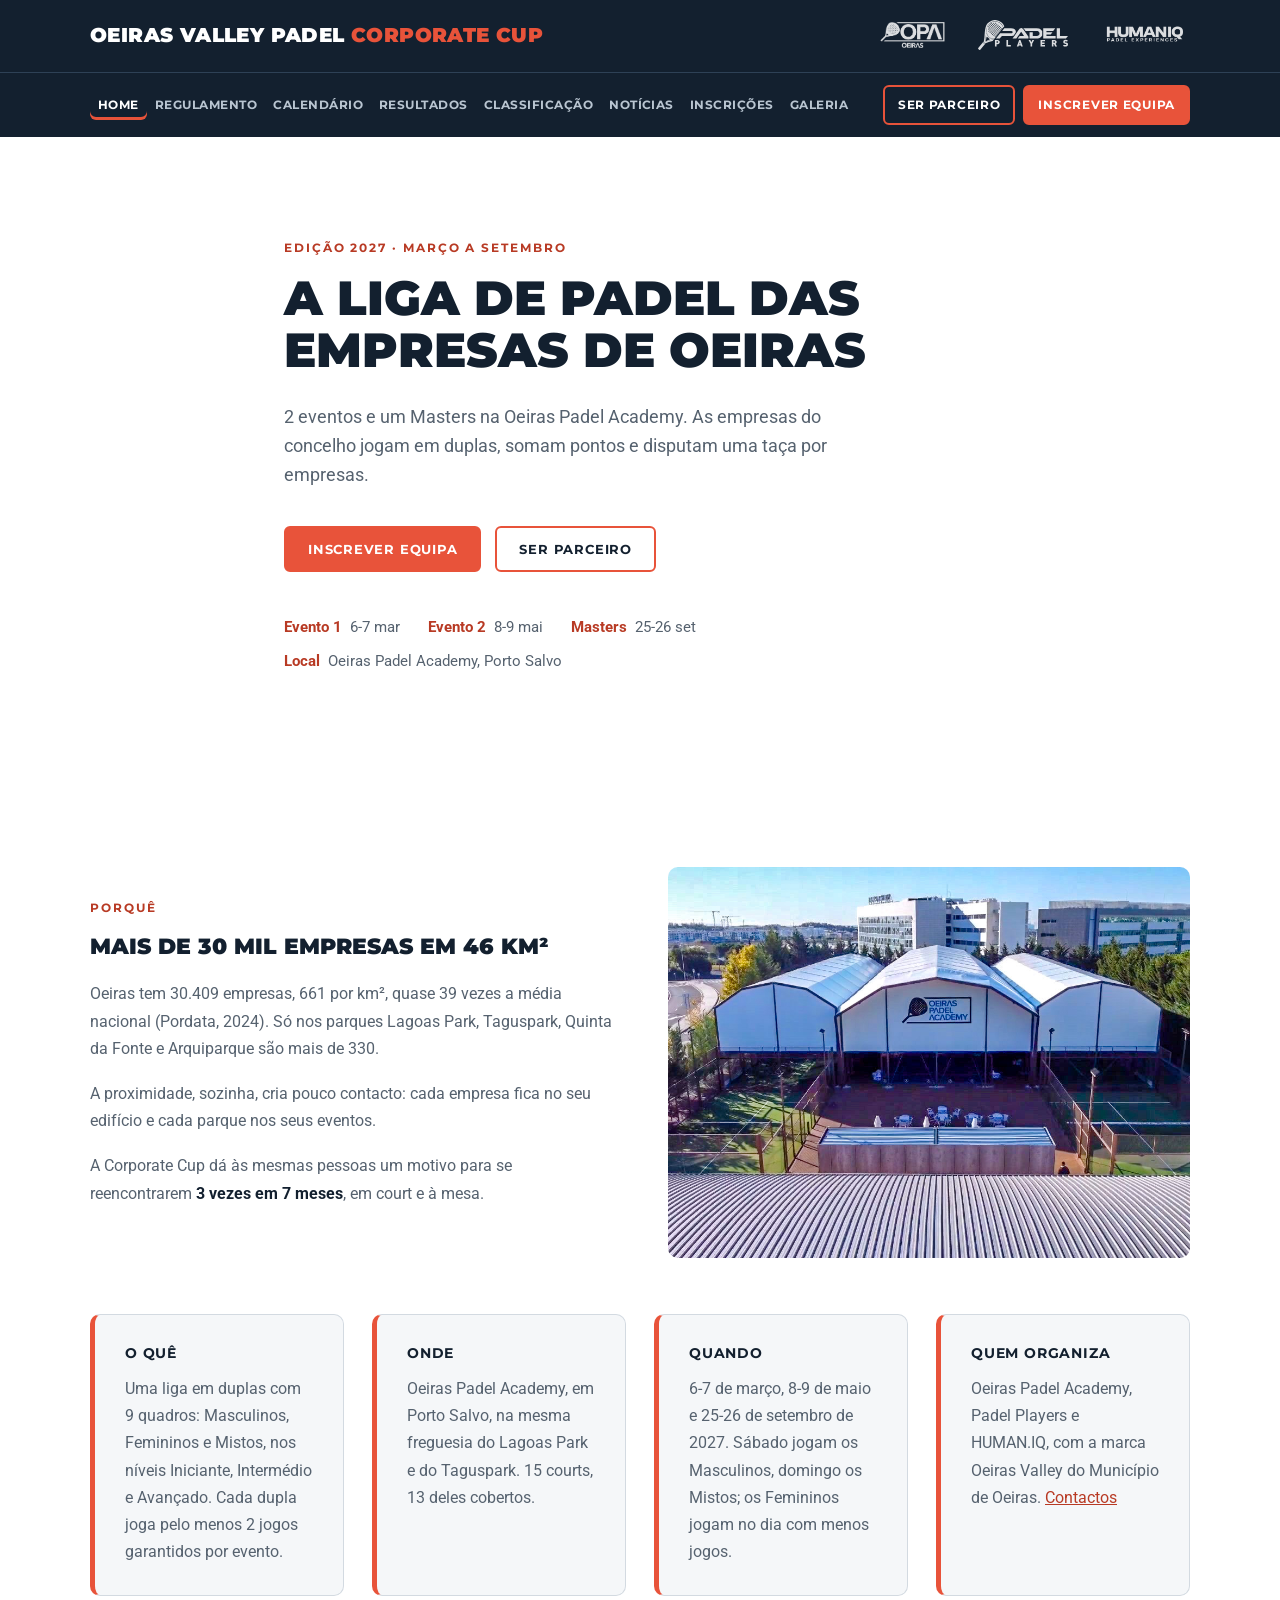
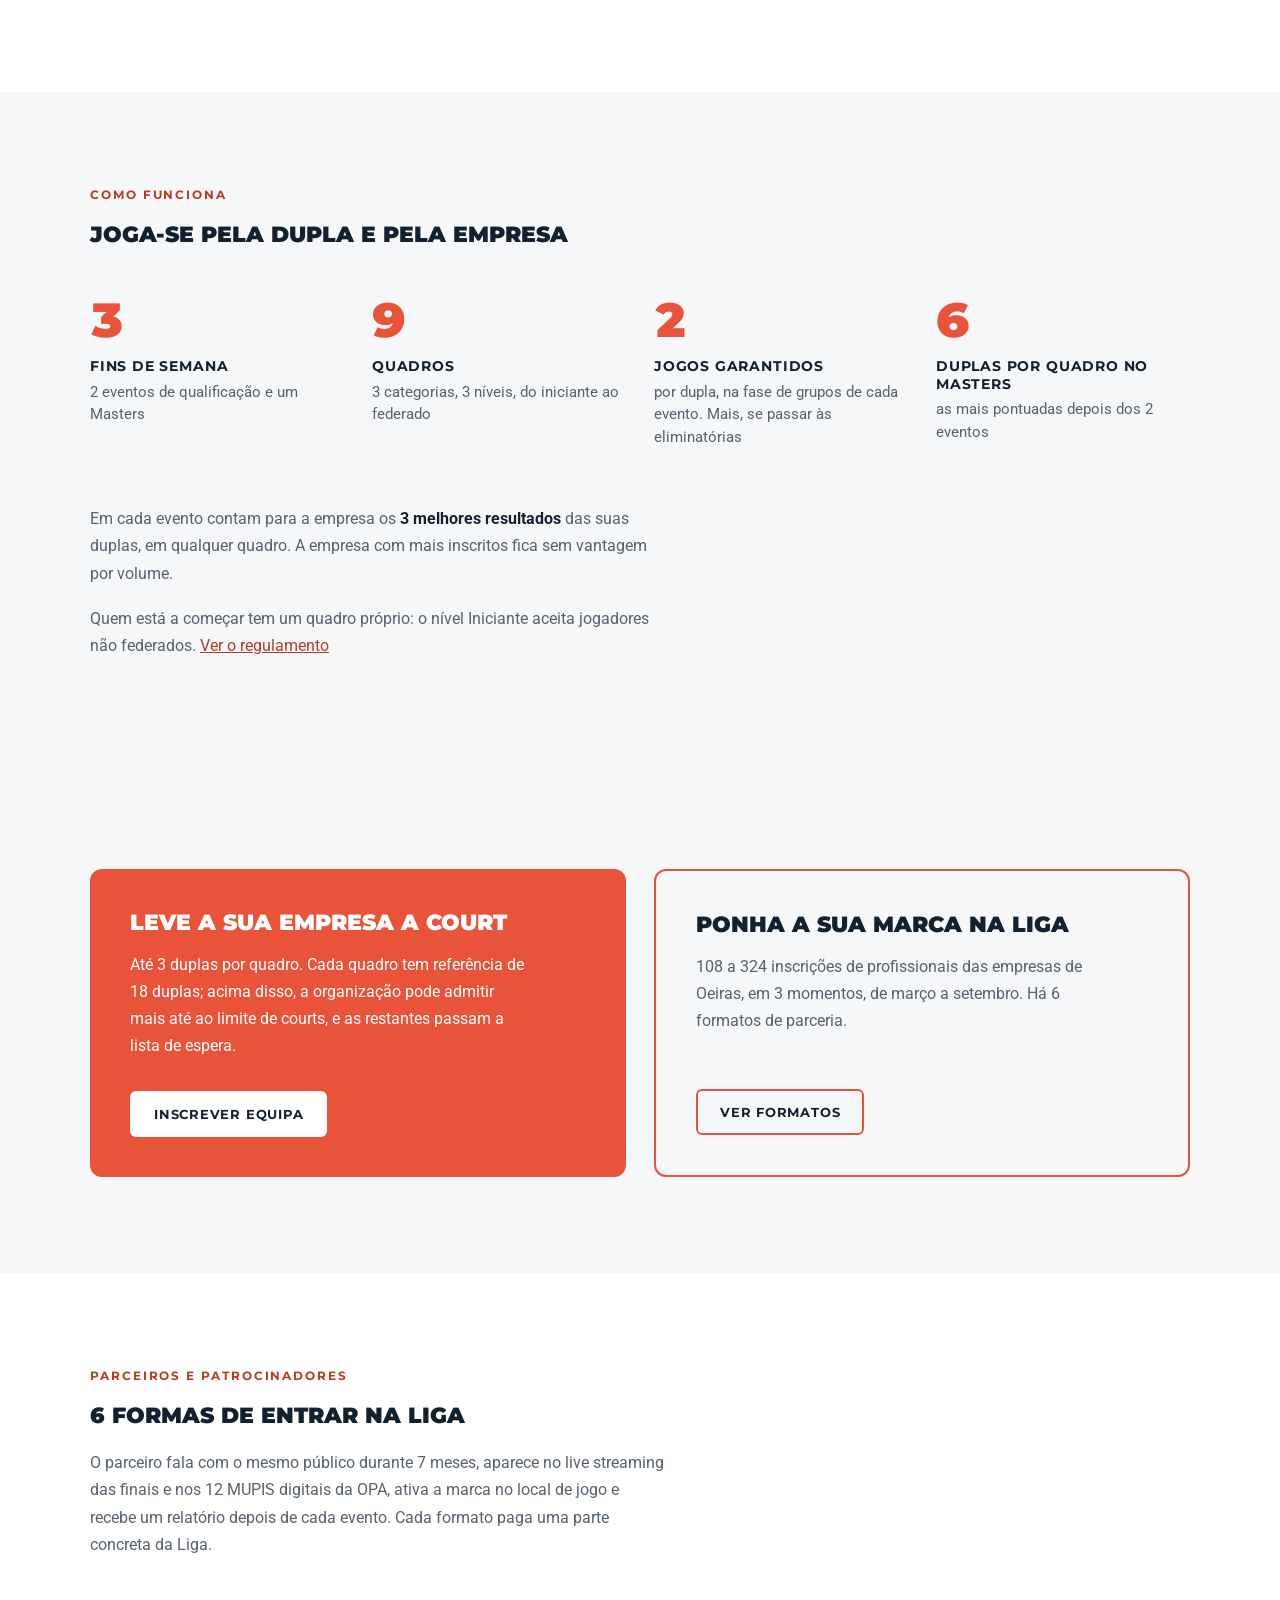
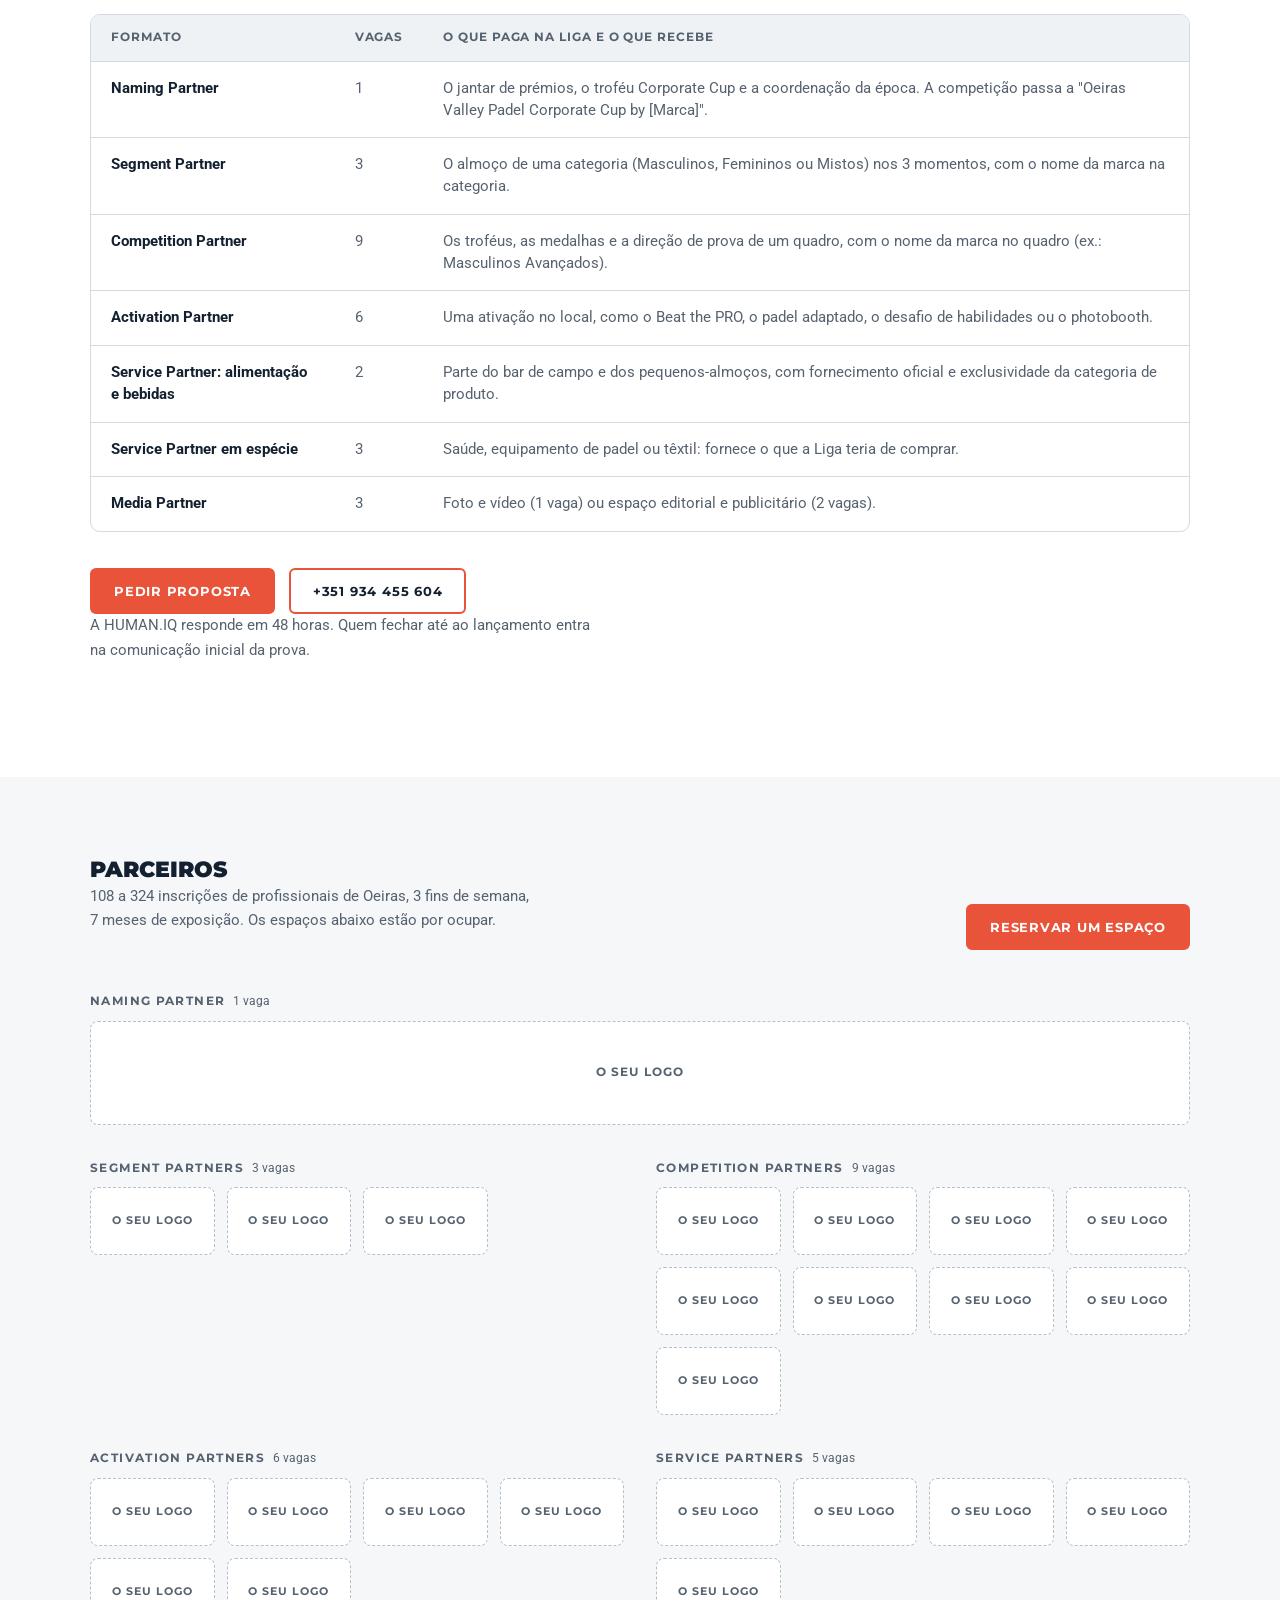
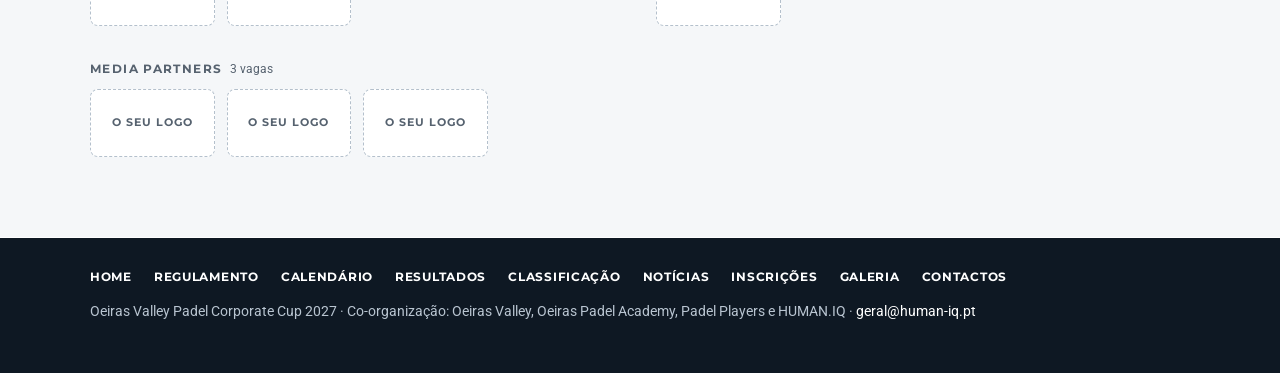
<file: index.html>
<!doctype html>
<html lang="pt-PT">
<head>
<meta charset="utf-8">
<meta name="viewport" content="width=device-width,initial-scale=1,viewport-fit=cover">
<title>Oeiras Valley Padel Corporate Cup 2027 · A liga de padel das empresas de Oeiras</title>
<meta name="description" content="Liga de padel entre empresas do concelho de Oeiras. 2 eventos e um Masters na Oeiras Padel Academy, de março a setembro de 2027. Inscreva a sua empresa.">
<link rel="preconnect" href="https://fonts.googleapis.com">
<link rel="stylesheet" href="https://fonts.googleapis.com/css2?family=Montserrat:wght@700;900&family=Roboto:wght@400;500;700&display=swap">
<link rel="stylesheet" href="assets/css/site.css">
</head>
<body class="ov-page" data-page="home">
<div id="ov-header"></div>
<noscript><p style="padding:16px"><a href="inscricoes.html">Inscrições</a> · <a href="regulamento.html">Regulamento</a> · <a href="calendario.html">Calendário</a> · <a href="contactos.html">Contactos</a></p></noscript>

<main id="conteudo">

<section class="ov-hero">
  <div class="ov-wrap">
    <div>
      <p class="ov-eyebrow">Edição 2027 · março a setembro</p>
      <h2 class="ov-h2">A liga de padel das empresas de Oeiras</h2>
      <p class="ov-lead">2 eventos e um Masters na Oeiras Padel Academy. As empresas do concelho jogam em duplas, somam pontos e disputam uma taça por empresas.</p>
      <div class="ov-actions">
        <a class="ov-btn ov-lg" href="inscricoes.html">Inscrever equipa</a>
        <a class="ov-btn ov-lg ov-ghost" href="#parceiros">Ser parceiro</a>
      </div>
      <ul class="ov-facts">
        <li><b>Evento 1</b>6-7 mar</li>
        <li><b>Evento 2</b>8-9 mai</li>
        <li><b>Masters</b>25-26 set</li>
        <li><b>Local</b>Oeiras Padel Academy, Porto Salvo</li>
      </ul>
    </div>
  </div>
</section>

<section class="ov-section">
  <div class="ov-wrap">
    <div class="ov-grid ov-g2" style="align-items:center">
      <div>
        <p class="ov-eyebrow">Porquê</p>
        <h2 class="ov-h3">Mais de 30 mil empresas em 46 km²</h2>
        <div class="ov-text">
          <p>Oeiras tem 30.409 empresas, 661 por km², quase 39 vezes a média nacional (Pordata, 2024). Só nos parques Lagoas Park, Taguspark, Quinta da Fonte e Arquiparque são mais de 330.</p>
          <p>A proximidade, sozinha, cria pouco contacto: cada empresa fica no seu edifício e cada parque nos seus eventos.</p>
          <p>A Corporate Cup dá às mesmas pessoas um motivo para se reencontrarem <strong>3 vezes em 7 meses</strong>, em court e à mesa.</p>
        </div>
      </div>
      <img src="assets/img/fotos/opa-aerea.jpg" alt="Vista aérea da Oeiras Padel Academy, em Porto Salvo" style="width:100%;border-radius:10px;display:block;aspect-ratio:4/3;object-fit:cover">
    </div>

    <div class="ov-grid ov-g4 ov-gap">
      <div class="ov-card ov-accent">
        <h3 class="ov-h4">O quê</h3>
        <p>Uma liga em duplas com 9 quadros: Masculinos, Femininos e Mistos, nos níveis Iniciante, Intermédio e Avançado. Cada dupla joga pelo menos 2 jogos garantidos por evento.</p>
      </div>
      <div class="ov-card ov-accent">
        <h3 class="ov-h4">Onde</h3>
        <p>Oeiras Padel Academy, em Porto Salvo, na mesma freguesia do Lagoas Park e do Taguspark. 15 courts, 13 deles cobertos.</p>
      </div>
      <div class="ov-card ov-accent">
        <h3 class="ov-h4">Quando</h3>
        <p>6-7 de março, 8-9 de maio e 25-26 de setembro de 2027. Sábado jogam os Masculinos, domingo os Mistos; os Femininos jogam no dia com menos jogos.</p>
      </div>
      <div class="ov-card ov-accent">
        <h3 class="ov-h4">Quem organiza</h3>
        <p>Oeiras Padel Academy, Padel Players e HUMAN.IQ, com a marca Oeiras Valley do Município de Oeiras. <a href="contactos.html">Contactos</a></p>
      </div>
    </div>
  </div>
</section>

<section class="ov-section ov-tint">
  <div class="ov-wrap">
    <p class="ov-eyebrow">Como funciona</p>
    <h2 class="ov-h3">Joga-se pela dupla e pela empresa</h2>
    <div class="ov-grid ov-g4" style="margin:48px 0 56px">
      <div class="ov-stat"><span class="ov-num">3</span><b>Fins de semana</b><span>2 eventos de qualificação e um Masters</span></div>
      <div class="ov-stat"><span class="ov-num">9</span><b>Quadros</b><span>3 categorias, 3 níveis, do iniciante ao federado</span></div>
      <div class="ov-stat"><span class="ov-num">2</span><b>Jogos garantidos</b><span>por dupla, na fase de grupos de cada evento. Mais, se passar às eliminatórias</span></div>
      <div class="ov-stat"><span class="ov-num">6</span><b>Duplas por quadro no Masters</b><span>as mais pontuadas depois dos 2 eventos</span></div>
    </div>
    <div class="ov-text">
      <p>Em cada evento contam para a empresa os <strong>3 melhores resultados</strong> das suas duplas, em qualquer quadro. A empresa com mais inscritos fica sem vantagem por volume.</p>
      <p>Quem está a começar tem um quadro próprio: o nível Iniciante aceita jogadores não federados. <a href="regulamento.html">Ver o regulamento</a></p>
    </div>
  </div>
</section>

<section class="ov-section ov-alt">
  <div class="ov-wrap">
    <div class="ov-hooks">
      <div class="ov-hook ov-team">
        <h3 class="ov-h3">Leve a sua empresa a court</h3>
        <p>Até 3 duplas por quadro. Cada quadro tem referência de 18 duplas; acima disso, a organização pode admitir mais até ao limite de courts, e as restantes passam a lista de espera.</p>
        <a class="ov-btn ov-lg" href="inscricoes.html">Inscrever equipa</a>
      </div>
      <div class="ov-hook ov-brand-hook">
        <h3 class="ov-h3">Ponha a sua marca na liga</h3>
        <p>108 a 324 inscrições de profissionais das empresas de Oeiras, em 3 momentos, de março a setembro. Há 6 formatos de parceria.</p>
        <a class="ov-btn ov-lg ov-ghost" href="#parceiros">Ver formatos</a>
      </div>
    </div>
  </div>
</section>

<section class="ov-section" id="parceiros" style="scroll-margin-top:64px">
  <div class="ov-wrap">
    <p class="ov-eyebrow">Parceiros e patrocinadores</p>
    <h2 class="ov-h3">6 formas de entrar na liga</h2>
    <p class="ov-text">O parceiro fala com o mesmo público durante 7 meses, aparece no live streaming das finais e nos 12 MUPIS digitais da OPA, ativa a marca no local de jogo e recebe um relatório depois de cada evento. Cada formato paga uma parte concreta da Liga.</p>
    <div class="ov-tablewrap ov-gap">
      <table class="ov-table">
        <thead><tr><th>Formato</th><th>Vagas</th><th>O que paga na Liga e o que recebe</th></tr></thead>
        <tbody>
          <tr><td><strong>Naming Partner</strong></td><td>1</td><td>O jantar de prémios, o troféu Corporate Cup e a coordenação da época. A competição passa a "Oeiras Valley Padel Corporate Cup by [Marca]".</td></tr>
          <tr><td><strong>Segment Partner</strong></td><td>3</td><td>O almoço de uma categoria (Masculinos, Femininos ou Mistos) nos 3 momentos, com o nome da marca na categoria.</td></tr>
          <tr><td><strong>Competition Partner</strong></td><td>9</td><td>Os troféus, as medalhas e a direção de prova de um quadro, com o nome da marca no quadro (ex.: Masculinos Avançados).</td></tr>
          <tr><td><strong>Activation Partner</strong></td><td>6</td><td>Uma ativação no local, como o Beat the PRO, o padel adaptado, o desafio de habilidades ou o photobooth.</td></tr>
          <tr><td><strong>Service Partner: alimentação e bebidas</strong></td><td>2</td><td>Parte do bar de campo e dos pequenos-almoços, com fornecimento oficial e exclusividade da categoria de produto.</td></tr>
          <tr><td><strong>Service Partner em espécie</strong></td><td>3</td><td>Saúde, equipamento de padel ou têxtil: fornece o que a Liga teria de comprar.</td></tr>
          <tr><td><strong>Media Partner</strong></td><td>3</td><td>Foto e vídeo (1 vaga) ou espaço editorial e publicitário (2 vagas).</td></tr>
        </tbody>
      </table>
    </div>
    <div class="ov-actions">
      <a class="ov-btn ov-lg" data-ov-mail="Parceria · Oeiras Valley Padel Corporate Cup 2027" href="mailto:geral@human-iq.pt">Pedir proposta</a>
      <a class="ov-btn ov-lg ov-ghost" href="tel:+351934455604">+351 934 455 604</a>
    </div>
    <p class="ov-text ov-small">A HUMAN.IQ responde em 48 horas. Quem fechar até ao lançamento entra na comunicação inicial da prova.</p>
  </div>
</section>

</main>

<div id="ov-sponsors"></div>
<div id="ov-footer"></div>
<script src="assets/data/dados.js"></script>
<script src="assets/js/site.js"></script>
</body>
</html>
</file>
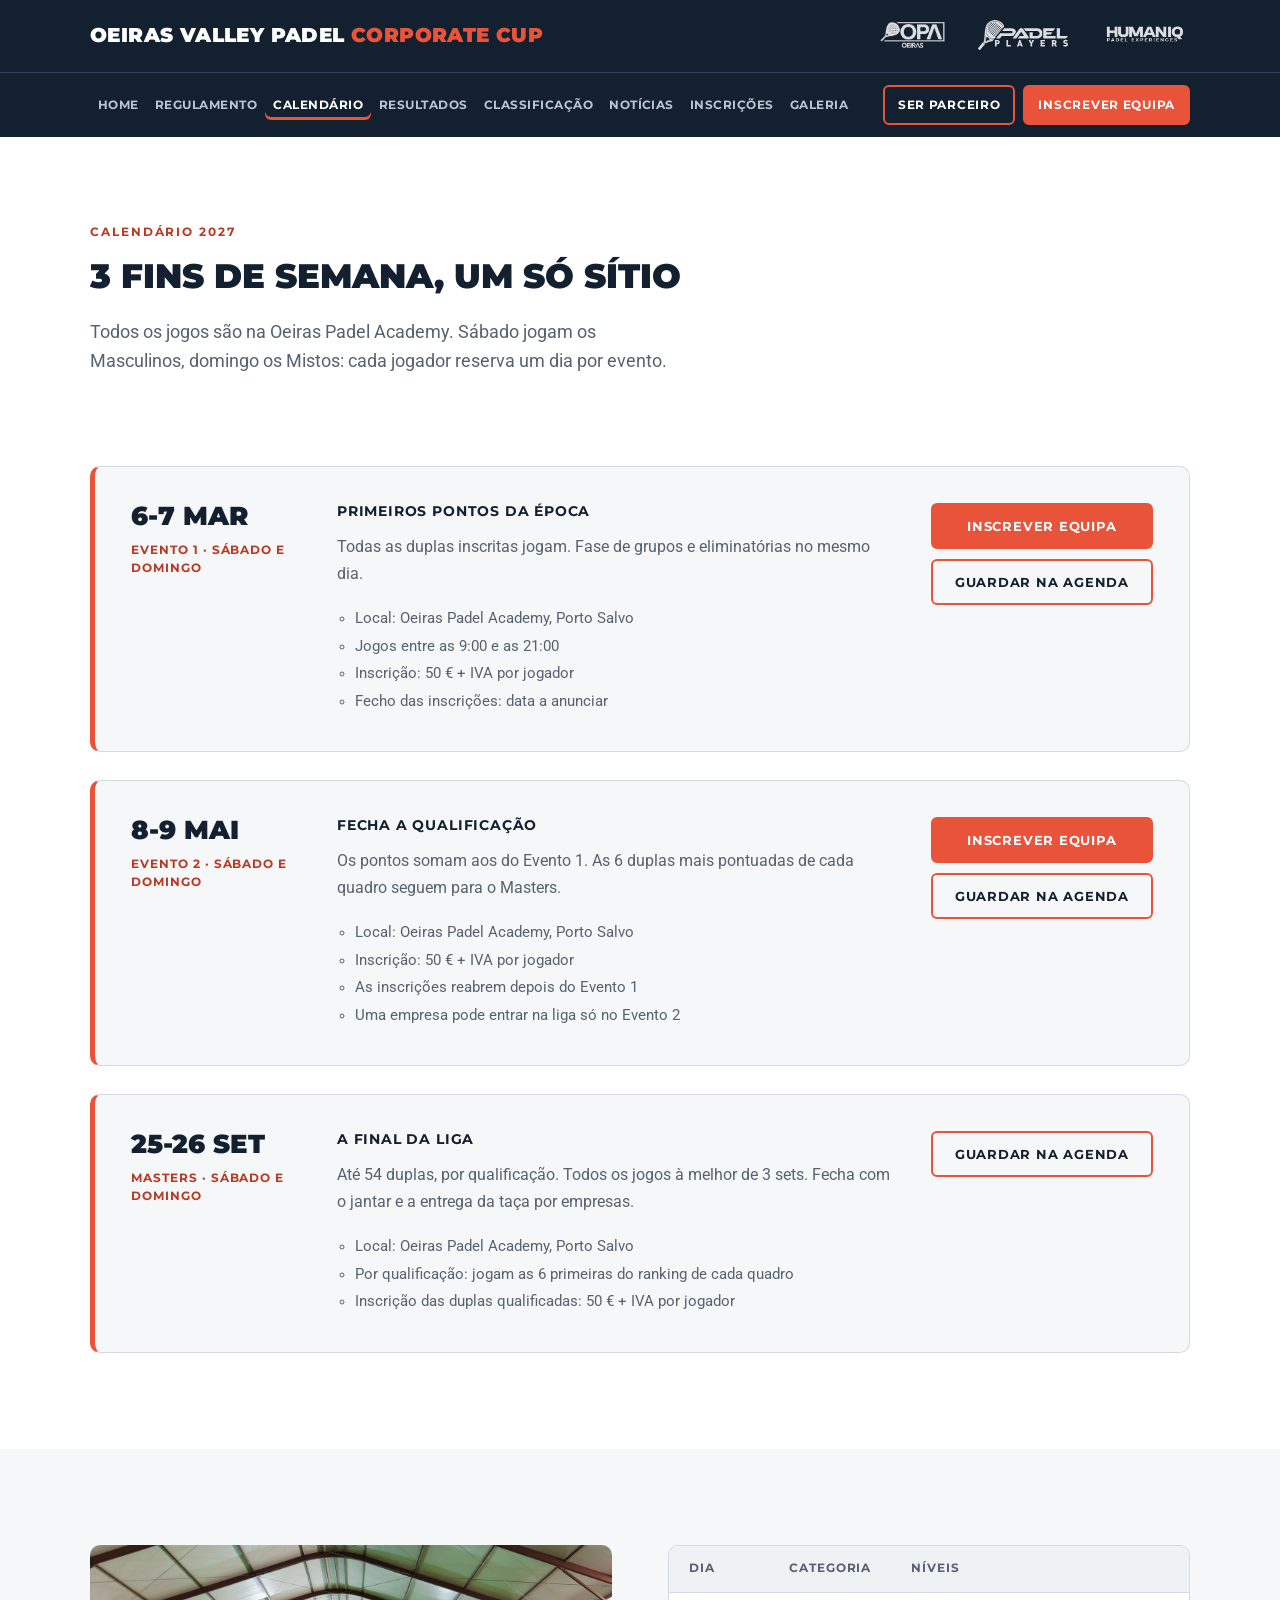
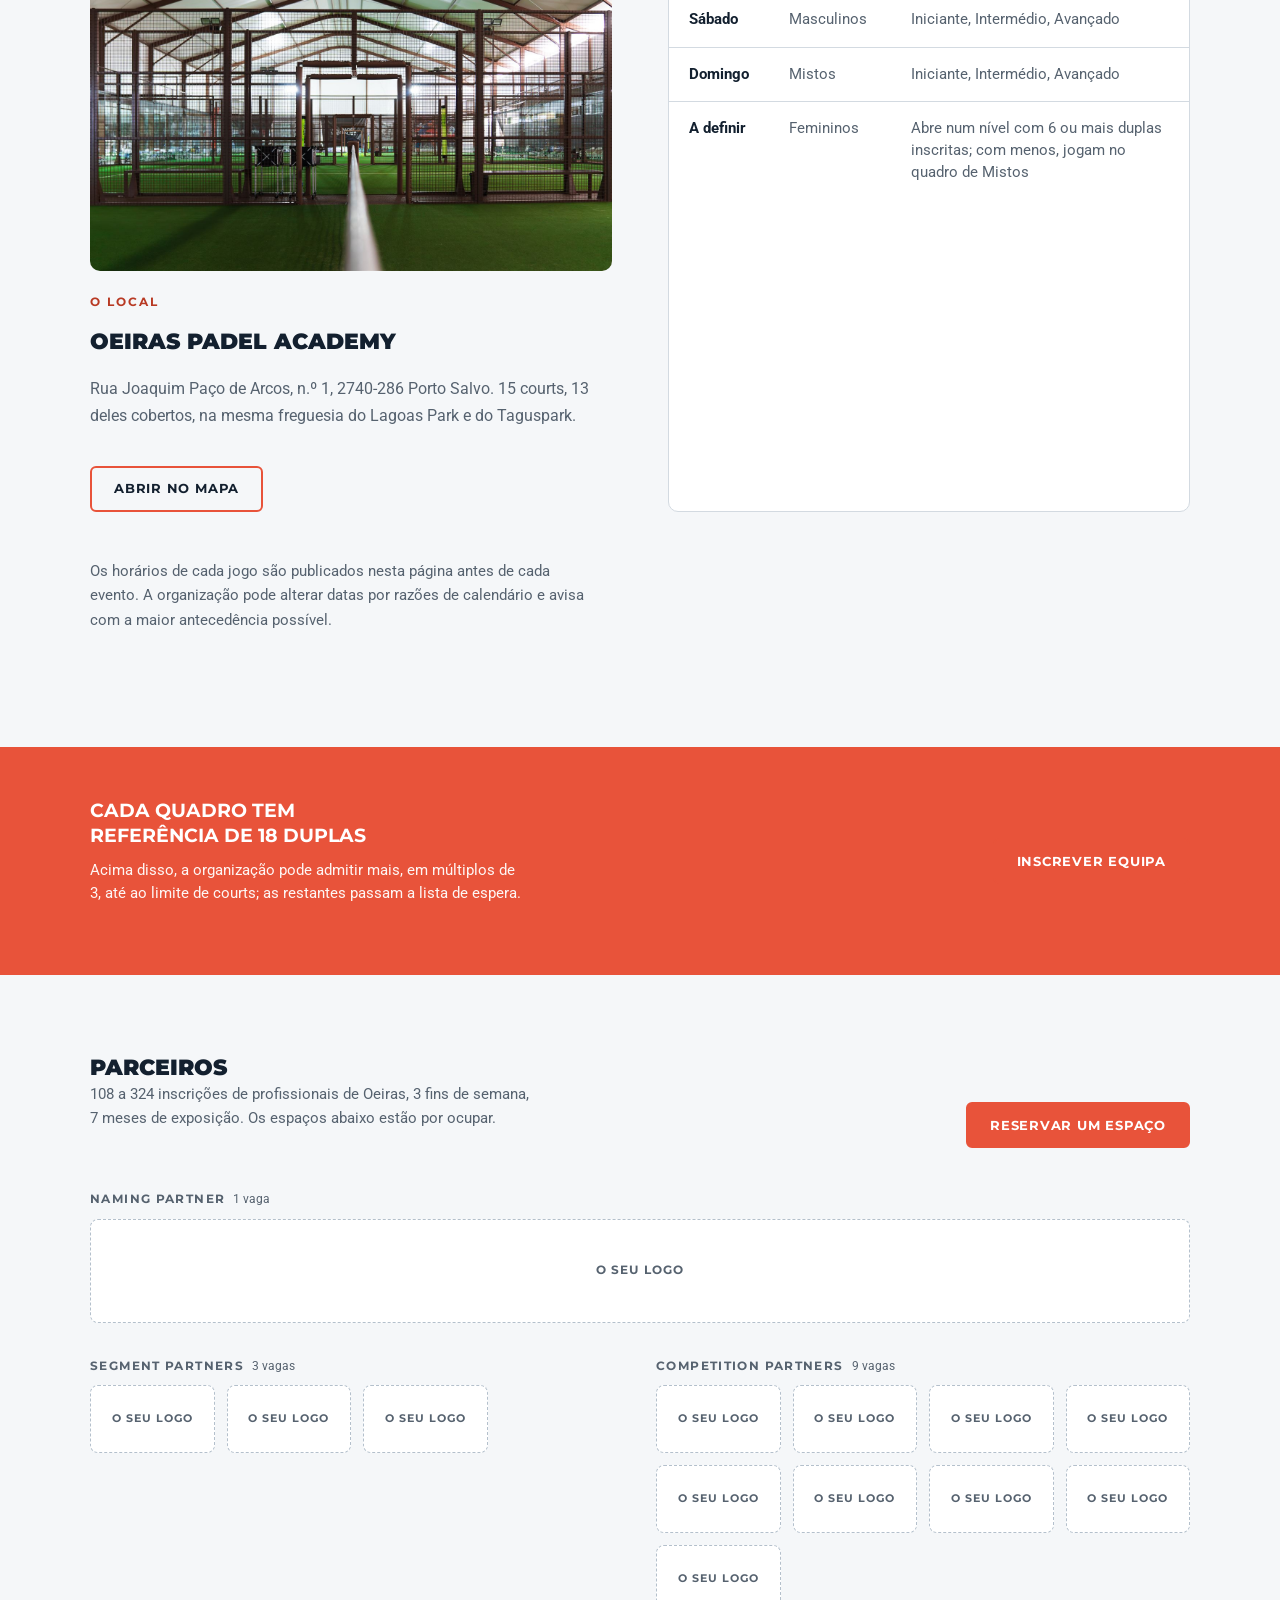
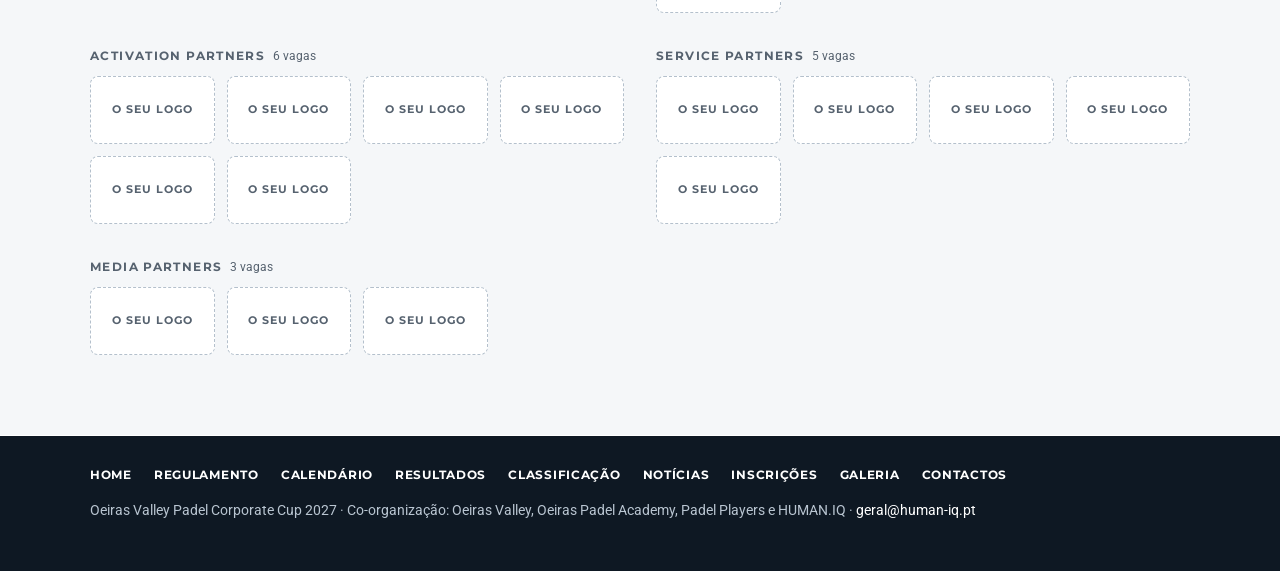
<file: calendario.html>
<!doctype html>
<html lang="pt-PT">
<head>
<meta charset="utf-8">
<meta name="viewport" content="width=device-width,initial-scale=1,viewport-fit=cover">
<title>Calendário · Oeiras Valley Padel Corporate Cup 2027</title>
<meta name="description" content="Datas e local da Oeiras Valley Padel Corporate Cup 2027: Evento 1 a 6-7 de março, Evento 2 a 8-9 de maio e Masters a 25-26 de setembro.">
<link rel="preconnect" href="https://fonts.googleapis.com">
<link rel="stylesheet" href="https://fonts.googleapis.com/css2?family=Montserrat:wght@700;900&family=Roboto:wght@400;500;700&display=swap">
<link rel="stylesheet" href="assets/css/site.css">
</head>
<body class="ov-page" data-page="calendario">
<div id="ov-header"></div>

<main id="conteudo">

<section class="ov-pagehead">
  <div class="ov-wrap">
    <p class="ov-eyebrow">Calendário 2027</p>
    <h2 class="ov-h2">3 fins de semana, um só sítio</h2>
    <p class="ov-lead">Todos os jogos são na Oeiras Padel Academy. Sábado jogam os Masculinos, domingo os Mistos: cada jogador reserva um dia por evento.</p>
  </div>
</section>

<section class="ov-section ov-tight">
  <div class="ov-wrap">
    <ol class="ov-timeline">
      <li class="ov-event">
        <div class="ov-date">6-7 mar<small>Evento 1 · sábado e domingo</small></div>
        <div>
          <h3 class="ov-h4">Primeiros pontos da época</h3>
          <p>Todas as duplas inscritas jogam. Fase de grupos e eliminatórias no mesmo dia.</p>
          <ul>
            <li>Local: Oeiras Padel Academy, Porto Salvo</li>
            <li>Jogos entre as 9:00 e as 21:00</li>
            <li>Inscrição: 50 € + IVA por jogador</li>
            <li>Fecho das inscrições: data a anunciar</li>
          </ul>
        </div>
        <div class="ov-side">
          <a class="ov-btn" href="inscricoes.html">Inscrever equipa</a>
          <a class="ov-btn ov-ghost ov-sm" data-ics="Corporate Cup Evento 1|20270306|20270308" href="#">Guardar na agenda</a>
        </div>
      </li>
      <li class="ov-event">
        <div class="ov-date">8-9 mai<small>Evento 2 · sábado e domingo</small></div>
        <div>
          <h3 class="ov-h4">Fecha a qualificação</h3>
          <p>Os pontos somam aos do Evento 1. As 6 duplas mais pontuadas de cada quadro seguem para o Masters.</p>
          <ul>
            <li>Local: Oeiras Padel Academy, Porto Salvo</li>
            <li>Inscrição: 50 € + IVA por jogador</li>
            <li>As inscrições reabrem depois do Evento 1</li>
            <li>Uma empresa pode entrar na liga só no Evento 2</li>
          </ul>
        </div>
        <div class="ov-side">
          <a class="ov-btn" href="inscricoes.html">Inscrever equipa</a>
          <a class="ov-btn ov-ghost ov-sm" data-ics="Corporate Cup Evento 2|20270508|20270510" href="#">Guardar na agenda</a>
        </div>
      </li>
      <li class="ov-event">
        <div class="ov-date">25-26 set<small>Masters · sábado e domingo</small></div>
        <div>
          <h3 class="ov-h4">A final da liga</h3>
          <p>Até 54 duplas, por qualificação. Todos os jogos à melhor de 3 sets. Fecha com o jantar e a entrega da taça por empresas.</p>
          <ul>
            <li>Local: Oeiras Padel Academy, Porto Salvo</li>
            <li>Por qualificação: jogam as 6 primeiras do ranking de cada quadro</li>
            <li>Inscrição das duplas qualificadas: 50 € + IVA por jogador</li>
          </ul>
        </div>
        <div class="ov-side">
          <a class="ov-btn ov-ghost ov-sm" data-ics="Corporate Cup Masters|20270925|20270927" href="#">Guardar na agenda</a>
        </div>
      </li>
    </ol>
  </div>
</section>

<section class="ov-section ov-alt">
  <div class="ov-wrap">
    <div class="ov-grid ov-g2">
      <div>
        <img src="assets/img/fotos/opa-campos.jpg" alt="Courts cobertos da Oeiras Padel Academy" style="width:100%;border-radius:10px;display:block;aspect-ratio:16/10;object-fit:cover;margin-bottom:24px">
        <p class="ov-eyebrow">O local</p>
        <h3 class="ov-h3">Oeiras Padel Academy</h3>
        <p class="ov-text">Rua Joaquim Paço de Arcos, n.º 1, 2740-286 Porto Salvo. 15 courts, 13 deles cobertos, na mesma freguesia do Lagoas Park e do Taguspark.</p>
        <div class="ov-actions">
          <a class="ov-btn ov-ghost" href="https://www.google.com/maps/search/?api=1&query=Oeiras+Padel+Academy+Porto+Salvo" target="_blank" rel="noopener">Abrir no mapa</a>
        </div>
      </div>
      <div class="ov-tablewrap">
        <table class="ov-table">
          <thead><tr><th>Dia</th><th>Categoria</th><th>Níveis</th></tr></thead>
          <tbody>
            <tr><td><strong>Sábado</strong></td><td>Masculinos</td><td>Iniciante, Intermédio, Avançado</td></tr>
            <tr><td><strong>Domingo</strong></td><td>Mistos</td><td>Iniciante, Intermédio, Avançado</td></tr>
            <tr><td><strong>A definir</strong></td><td>Femininos</td><td>Abre num nível com 6 ou mais duplas inscritas; com menos, jogam no quadro de Mistos</td></tr>
          </tbody>
        </table>
      </div>
    </div>
    <p class="ov-text ov-small" style="margin-top:48px">Os horários de cada jogo são publicados nesta página antes de cada evento. A organização pode alterar datas por razões de calendário e avisa com a maior antecedência possível.</p>
  </div>
</section>

<section class="ov-band">
  <div class="ov-wrap">
    <p>Cada quadro tem referência de 18 duplas<small>Acima disso, a organização pode admitir mais, em múltiplos de 3, até ao limite de courts; as restantes passam a lista de espera.</small></p>
    <a class="ov-btn ov-lg" href="inscricoes.html">Inscrever equipa</a>
  </div>
</section>

</main>

<div id="ov-sponsors"></div>
<div id="ov-footer"></div>
<script src="assets/data/dados.js"></script>
<script src="assets/js/site.js"></script>
</body>
</html>
</file>
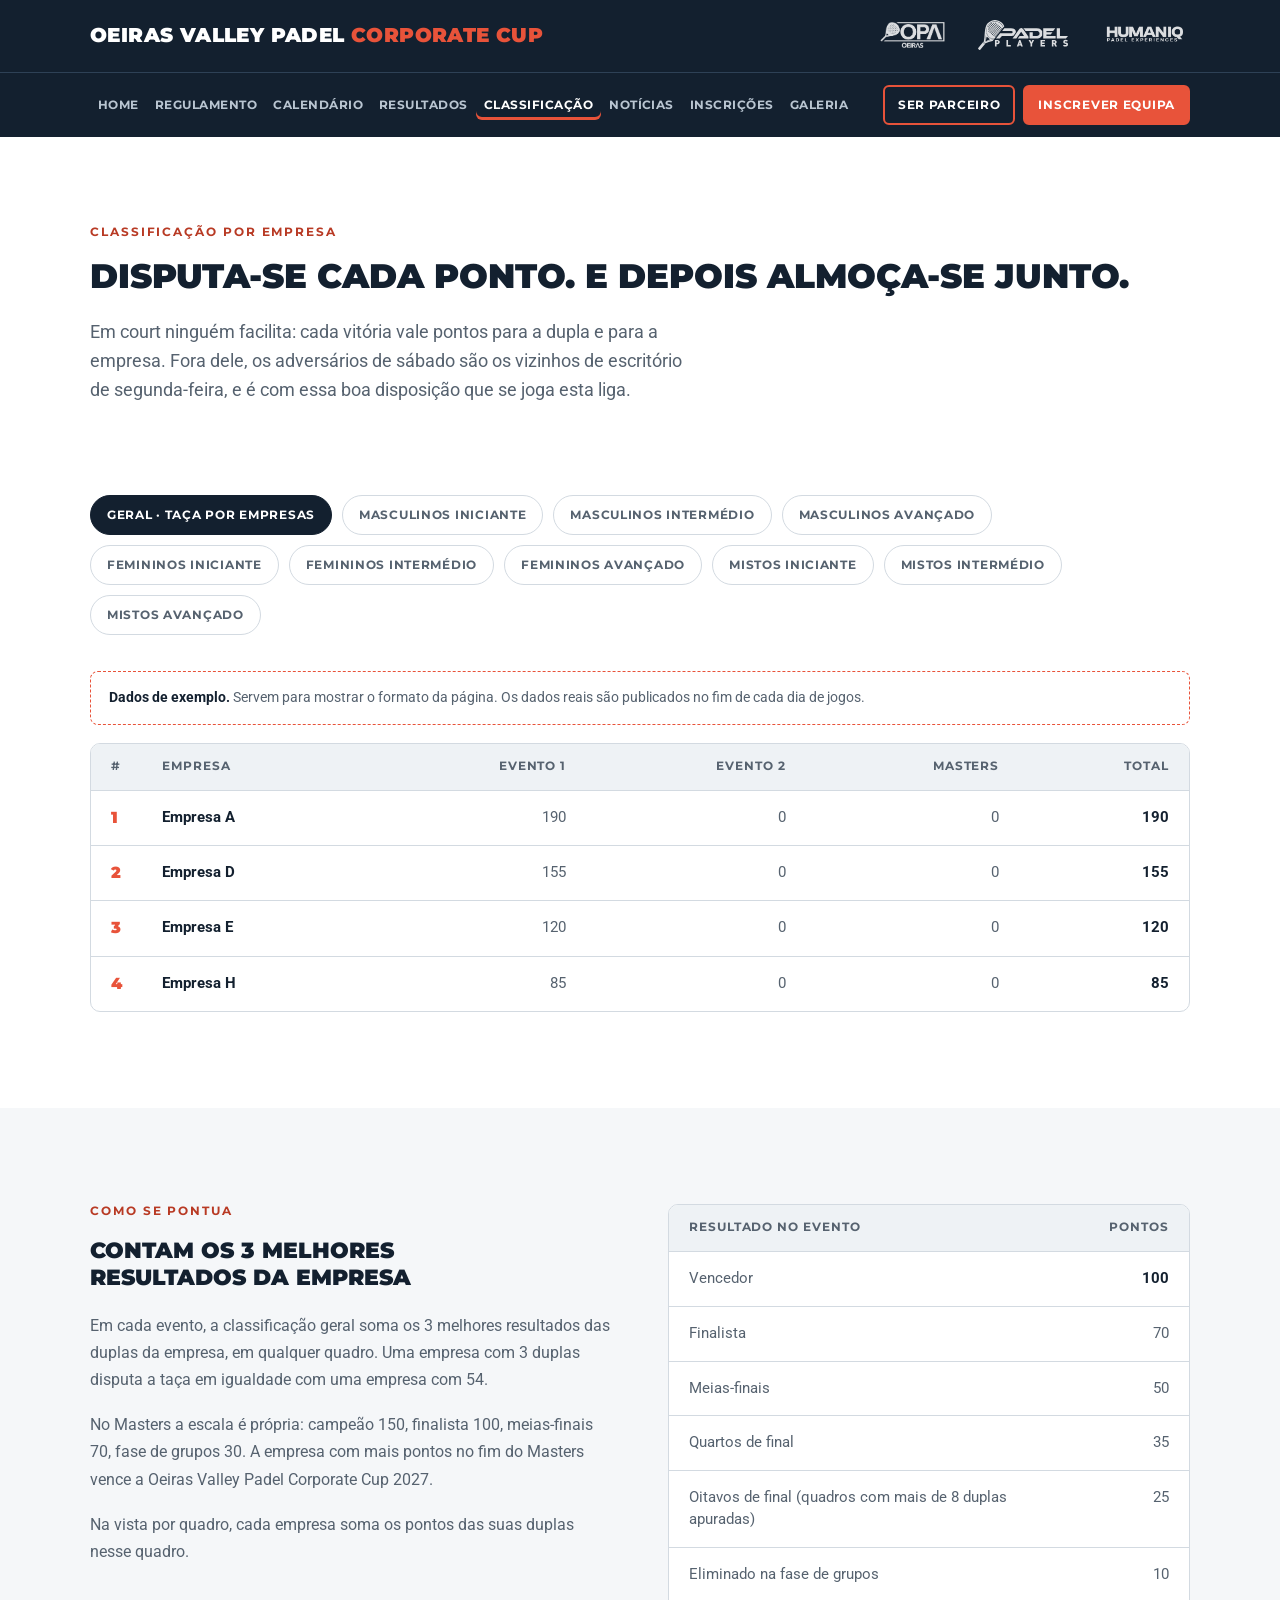
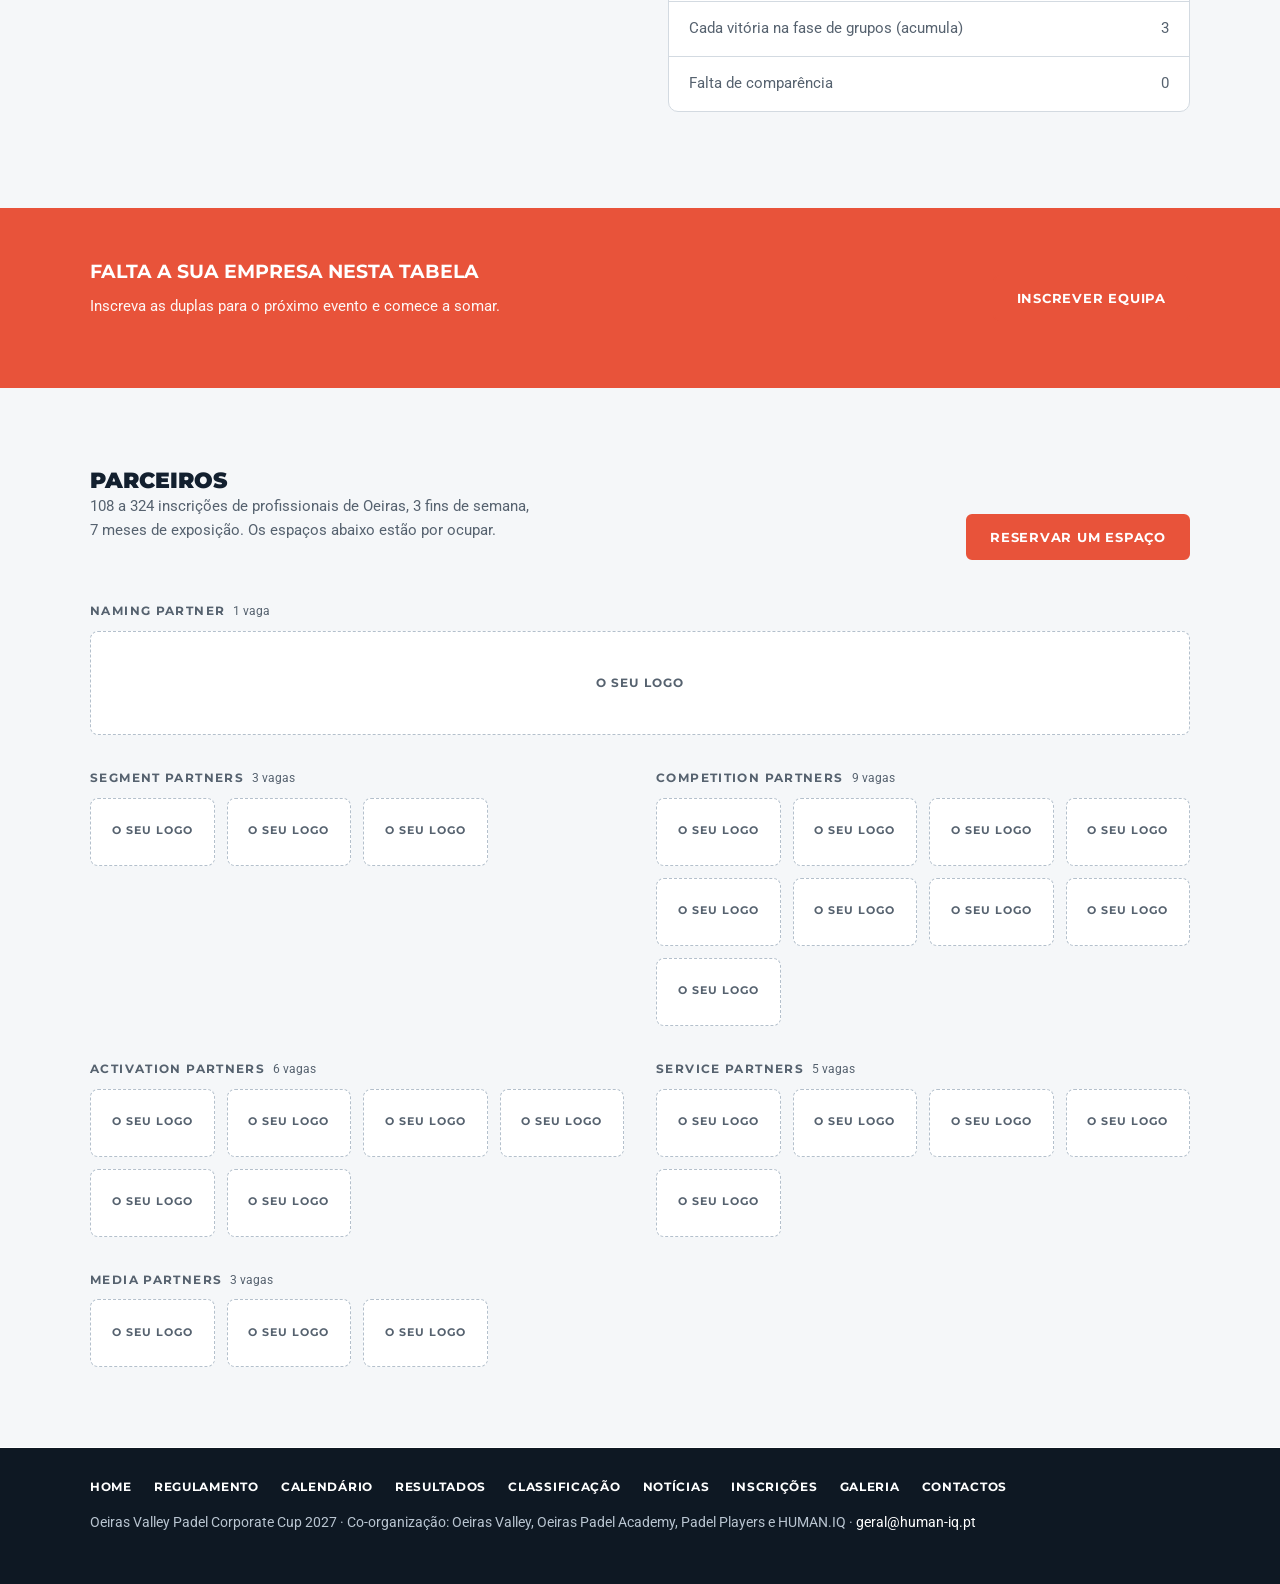
<file: classificacao.html>
<!doctype html>
<html lang="pt-PT">
<head>
<meta charset="utf-8">
<meta name="viewport" content="width=device-width,initial-scale=1,viewport-fit=cover">
<title>Classificação · Oeiras Valley Padel Corporate Cup 2027</title>
<meta name="description" content="Classificação por empresa da Oeiras Valley Padel Corporate Cup 2027, geral e por quadro.">
<link rel="preconnect" href="https://fonts.googleapis.com">
<link rel="stylesheet" href="https://fonts.googleapis.com/css2?family=Montserrat:wght@700;900&family=Roboto:wght@400;500;700&display=swap">
<link rel="stylesheet" href="assets/css/site.css">
</head>
<body class="ov-page" data-page="classificacao">
<div id="ov-header"></div>

<main id="conteudo">

<section class="ov-pagehead">
  <div class="ov-wrap">
    <p class="ov-eyebrow">Classificação por empresa</p>
    <h2 class="ov-h2">Disputa-se cada ponto. E depois almoça-se junto.</h2>
    <p class="ov-lead">Em court ninguém facilita: cada vitória vale pontos para a dupla e para a empresa. Fora dele, os adversários de sábado são os vizinhos de escritório de segunda-feira, e é com essa boa disposição que se joga esta liga.</p>
  </div>
</section>

<section class="ov-section ov-tight">
  <div class="ov-wrap">
    <div class="ov-chips" id="ov-quadros" role="group" aria-label="Quadro" style="margin-bottom:36px"></div>
    <div id="ov-classificacao" aria-live="polite"></div>
  </div>
</section>

<section class="ov-section ov-alt">
  <div class="ov-wrap">
    <div class="ov-grid ov-g2">
      <div>
        <p class="ov-eyebrow">Como se pontua</p>
        <h3 class="ov-h3">Contam os 3 melhores resultados da empresa</h3>
        <div class="ov-text">
          <p>Em cada evento, a classificação geral soma os 3 melhores resultados das duplas da empresa, em qualquer quadro. Uma empresa com 3 duplas disputa a taça em igualdade com uma empresa com 54.</p>
          <p>No Masters a escala é própria: campeão 150, finalista 100, meias-finais 70, fase de grupos 30. A empresa com mais pontos no fim do Masters vence a Oeiras Valley Padel Corporate Cup 2027.</p>
          <p>Na vista por quadro, cada empresa soma os pontos das suas duplas nesse quadro.</p>
        </div>
      </div>
      <div class="ov-tablewrap">
        <table class="ov-table">
          <thead><tr><th>Resultado no evento</th><th class="ov-n">Pontos</th></tr></thead>
          <tbody>
            <tr><td>Vencedor</td><td class="ov-n ov-total">100</td></tr>
            <tr><td>Finalista</td><td class="ov-n">70</td></tr>
            <tr><td>Meias-finais</td><td class="ov-n">50</td></tr>
            <tr><td>Quartos de final</td><td class="ov-n">35</td></tr>
            <tr><td>Oitavos de final (quadros com mais de 8 duplas apuradas)</td><td class="ov-n">25</td></tr>
            <tr><td>Eliminado na fase de grupos</td><td class="ov-n">10</td></tr>
            <tr><td>Cada vitória na fase de grupos (acumula)</td><td class="ov-n">3</td></tr>
            <tr><td>Falta de comparência</td><td class="ov-n">0</td></tr>
          </tbody>
        </table>
      </div>
    </div>
  </div>
</section>

<section class="ov-band">
  <div class="ov-wrap">
    <p>Falta a sua empresa nesta tabela<small>Inscreva as duplas para o próximo evento e comece a somar.</small></p>
    <a class="ov-btn ov-lg" href="inscricoes.html">Inscrever equipa</a>
  </div>
</section>

</main>

<div id="ov-sponsors"></div>
<div id="ov-footer"></div>
<script src="assets/data/dados.js"></script>
<script src="assets/js/site.js"></script>
</body>
</html>
</file>
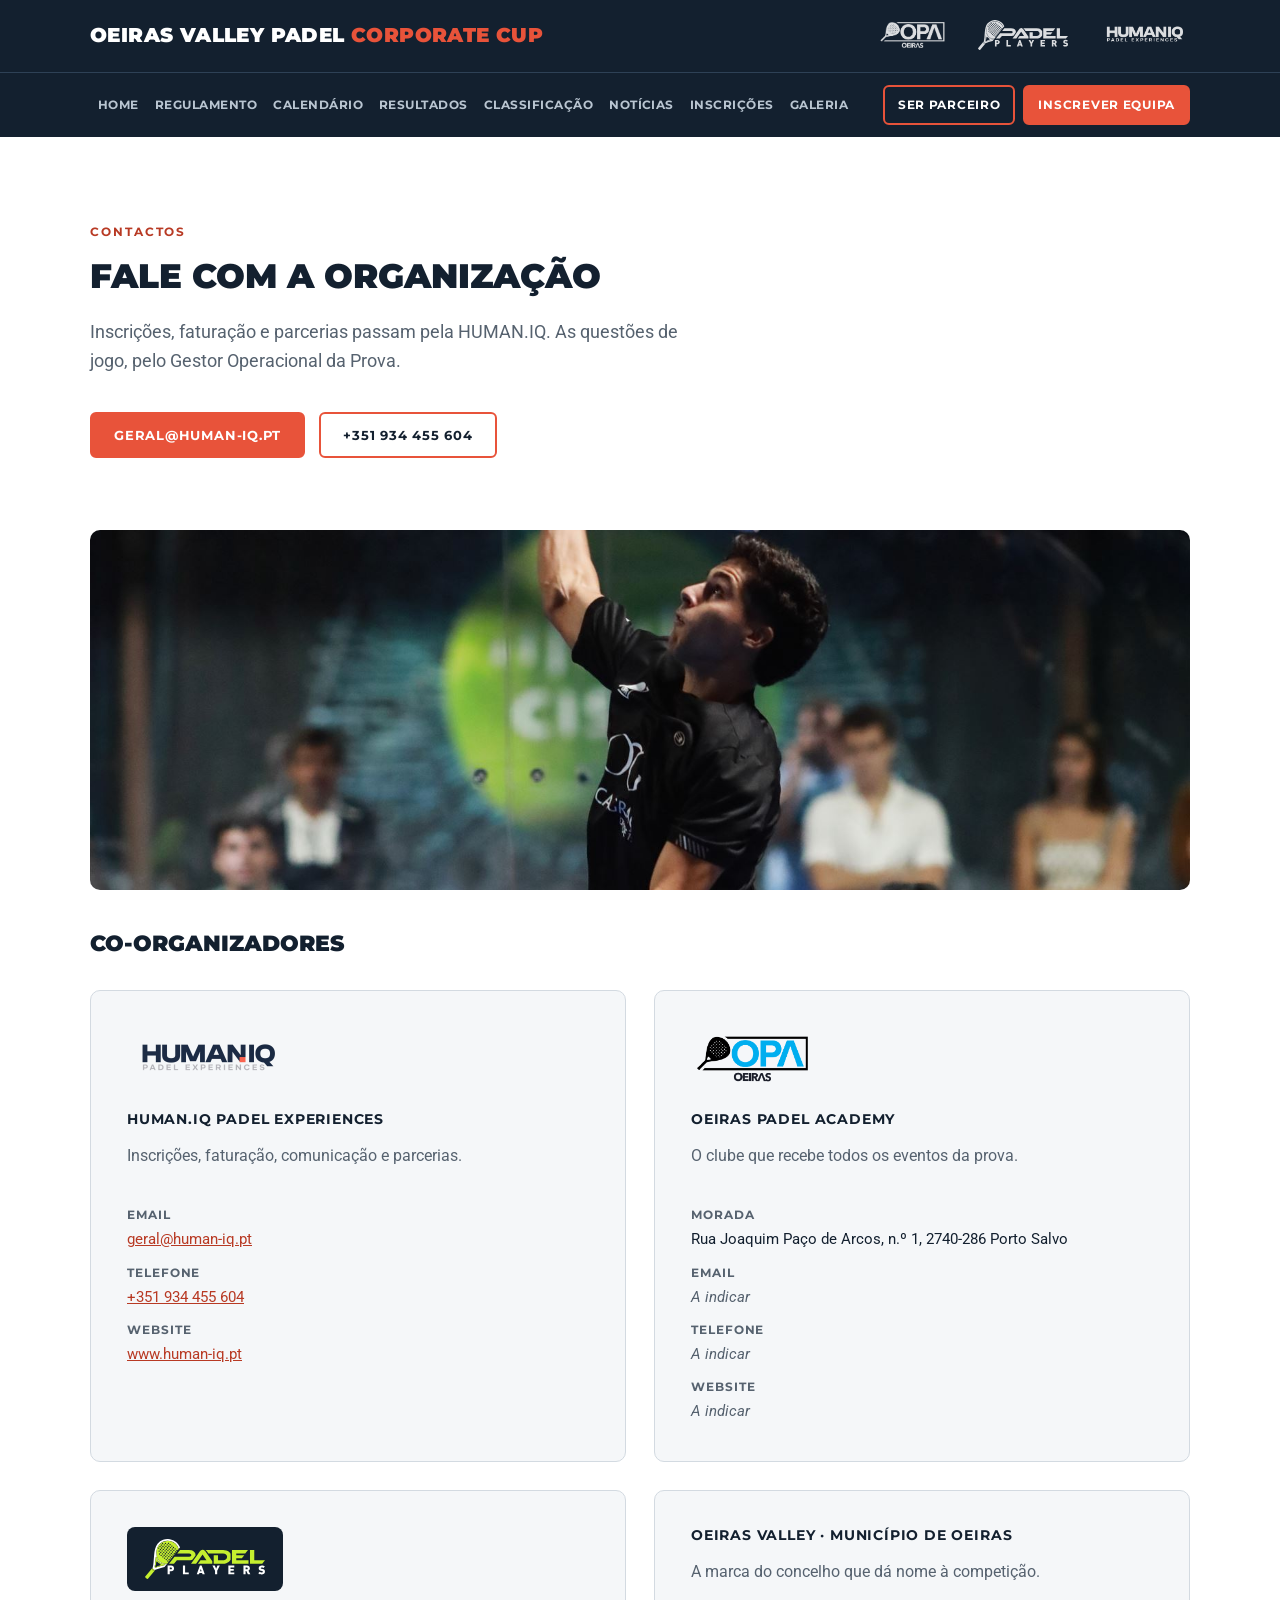
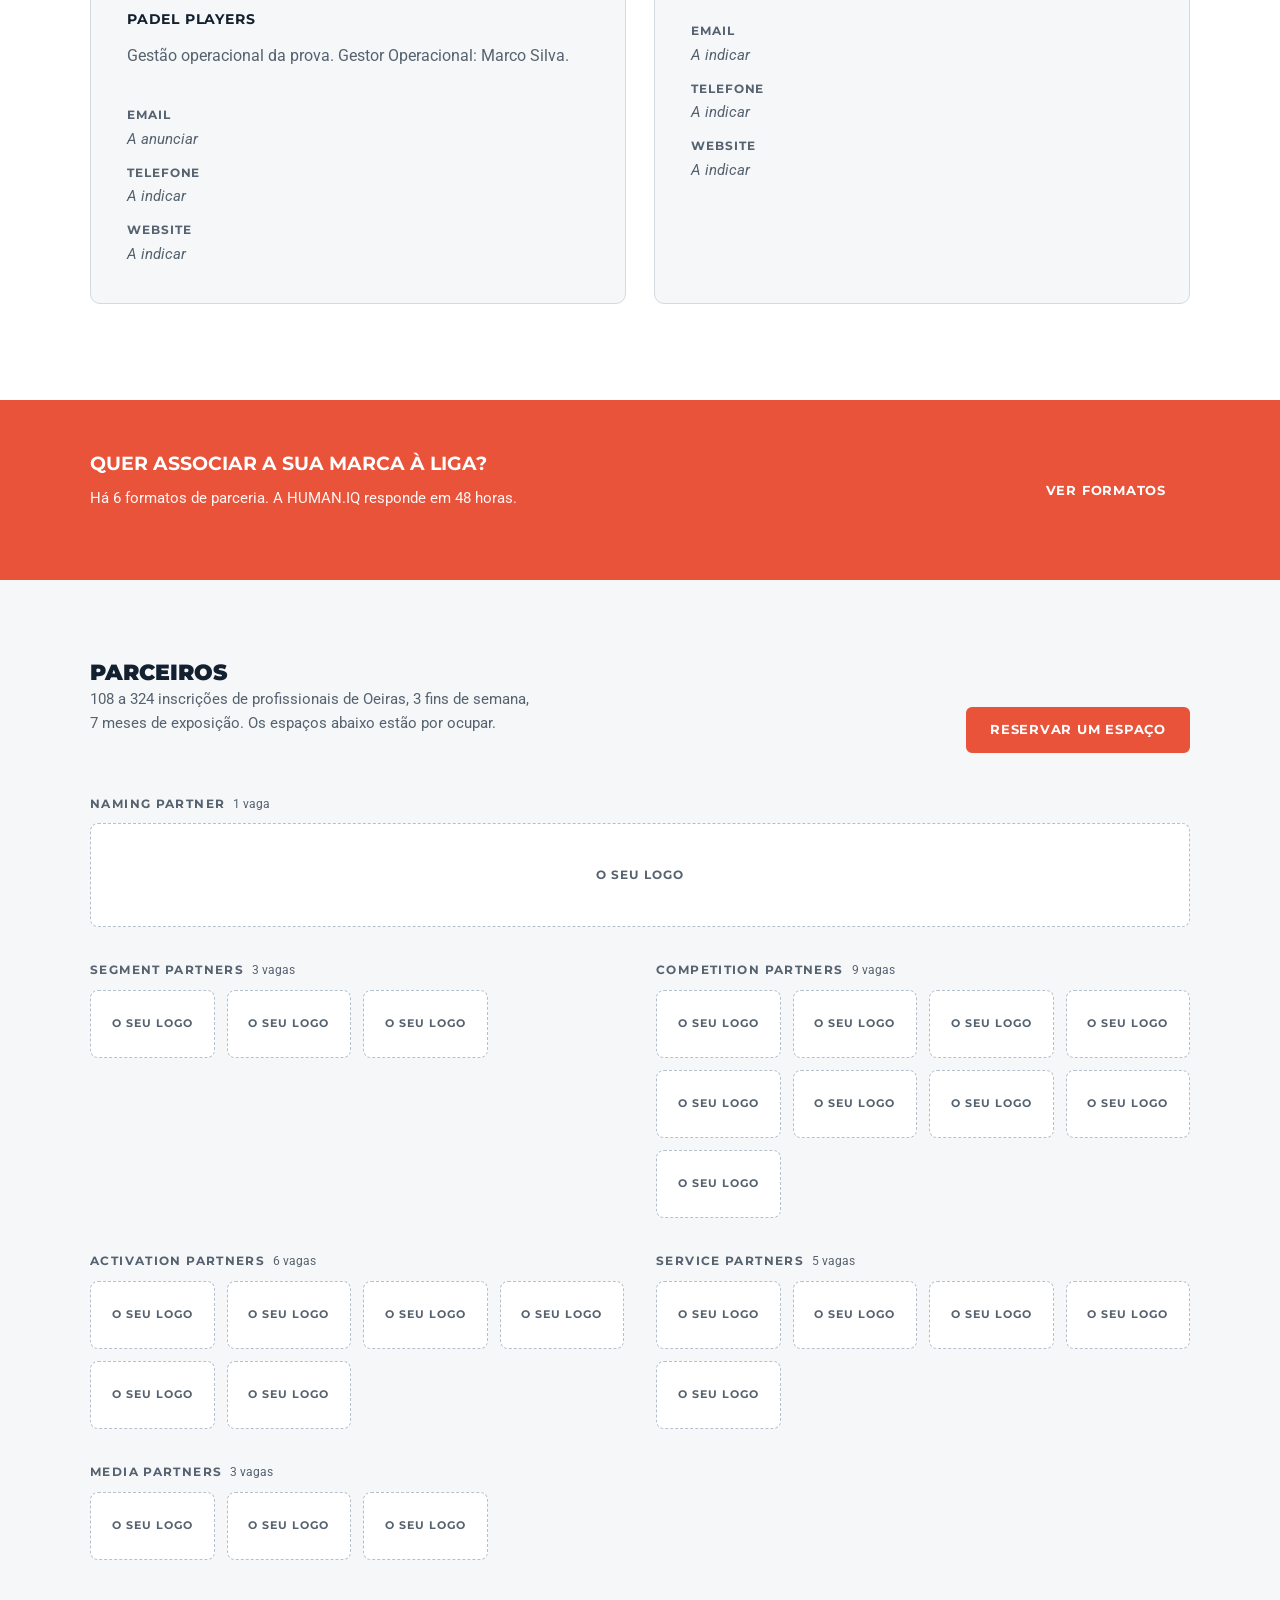
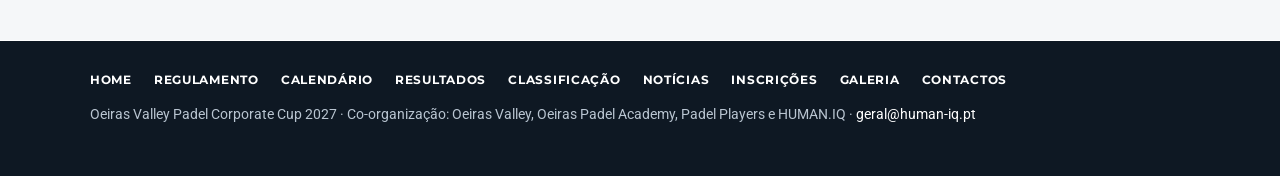
<file: contactos.html>
<!doctype html>
<html lang="pt-PT">
<head>
<meta charset="utf-8">
<meta name="viewport" content="width=device-width,initial-scale=1,viewport-fit=cover">
<title>Contactos · Oeiras Valley Padel Corporate Cup 2027</title>
<meta name="description" content="Contactos dos co-organizadores da Oeiras Valley Padel Corporate Cup 2027: Oeiras Valley, Oeiras Padel Academy, Padel Players e HUMAN.IQ.">
<link rel="preconnect" href="https://fonts.googleapis.com">
<link rel="stylesheet" href="https://fonts.googleapis.com/css2?family=Montserrat:wght@700;900&family=Roboto:wght@400;500;700&display=swap">
<link rel="stylesheet" href="assets/css/site.css">
</head>
<body class="ov-page" data-page="contactos">
<div id="ov-header"></div>

<main id="conteudo">

<section class="ov-pagehead">
  <div class="ov-wrap">
    <p class="ov-eyebrow">Contactos</p>
    <h2 class="ov-h2">Fale com a organização</h2>
    <p class="ov-lead">Inscrições, faturação e parcerias passam pela HUMAN.IQ. As questões de jogo, pelo Gestor Operacional da Prova.</p>
    <div class="ov-actions">
      <a class="ov-btn ov-lg" href="mailto:geral@human-iq.pt">geral@human-iq.pt</a>
      <a class="ov-btn ov-lg ov-ghost" href="tel:+351934455604">+351 934 455 604</a>
    </div>
  </div>
</section>

<section class="ov-section ov-tight">
  <div class="ov-wrap">
    <img src="assets/img/fotos/fip-bronze-oeiras.jpg" alt="Jogo do FIP Bronze Oeiras, torneio internacional disputado na Oeiras Padel Academy" style="width:100%;max-height:360px;border-radius:10px;display:block;object-fit:cover;object-position:center 65%;margin-bottom:40px">
    <h3 class="ov-h3" style="margin:32px 0">Co-organizadores</h3>
    <div class="ov-grid ov-g2 ov-cards">

      <div class="ov-card ov-contact" id="humaniq">
        <div class="ov-logo"><img src="assets/img/logo-humaniq.png" alt="HUMAN.IQ Padel Experiences"></div>
        <h4 class="ov-h4">HUMAN.IQ Padel Experiences</h4>
        <p>Inscrições, faturação, comunicação e parcerias.</p>
        <dl>
          <div><dt>Email</dt><dd><a href="mailto:geral@human-iq.pt">geral@human-iq.pt</a></dd></div>
          <div><dt>Telefone</dt><dd><a href="tel:+351934455604">+351 934 455 604</a></dd></div>
          <div><dt>Website</dt><dd><a href="https://www.human-iq.pt" target="_blank" rel="noopener">www.human-iq.pt</a></dd></div>
        </dl>
      </div>

      <div class="ov-card ov-contact" id="opa">
        <div class="ov-logo"><img src="assets/img/logo-opa.png" alt="Oeiras Padel Academy"></div>
        <h4 class="ov-h4">Oeiras Padel Academy</h4>
        <p>O clube que recebe todos os eventos da prova.</p>
        <dl>
          <div><dt>Morada</dt><dd>Rua Joaquim Paço de Arcos, n.º 1, 2740-286 Porto Salvo</dd></div>
          <div><dt>Email</dt><dd class="ov-todo">A indicar</dd></div>
          <div><dt>Telefone</dt><dd class="ov-todo">A indicar</dd></div>
          <div><dt>Website</dt><dd class="ov-todo">A indicar</dd></div>
        </dl>
      </div>

      <div class="ov-card ov-contact" id="padel-players">
        <div class="ov-logo ov-plate"><img src="assets/img/logo-padel-players.svg" alt="Padel Players"></div>
        <h4 class="ov-h4">Padel Players</h4>
        <p>Gestão operacional da prova. Gestor Operacional: Marco Silva.</p>
        <dl>
          <div><dt>Email</dt><dd class="ov-todo">A anunciar</dd></div>
          <div><dt>Telefone</dt><dd class="ov-todo">A indicar</dd></div>
          <div><dt>Website</dt><dd class="ov-todo">A indicar</dd></div>
        </dl>
      </div>

      <div class="ov-card ov-contact" id="oeiras-valley">
        <h4 class="ov-h4">Oeiras Valley · Município de Oeiras</h4>
        <p>A marca do concelho que dá nome à competição.</p>
        <dl>
          <div><dt>Email</dt><dd class="ov-todo">A indicar</dd></div>
          <div><dt>Telefone</dt><dd class="ov-todo">A indicar</dd></div>
          <div><dt>Website</dt><dd class="ov-todo">A indicar</dd></div>
        </dl>
      </div>

    </div>
  </div>
</section>

<section class="ov-band">
  <div class="ov-wrap">
    <p>Quer associar a sua marca à liga?<small>Há 6 formatos de parceria. A HUMAN.IQ responde em 48 horas.</small></p>
    <a class="ov-btn ov-lg" href="index.html#parceiros">Ver formatos</a>
  </div>
</section>

</main>

<div id="ov-sponsors"></div>
<div id="ov-footer"></div>
<script src="assets/data/dados.js"></script>
<script src="assets/js/site.js"></script>
</body>
</html>
</file>
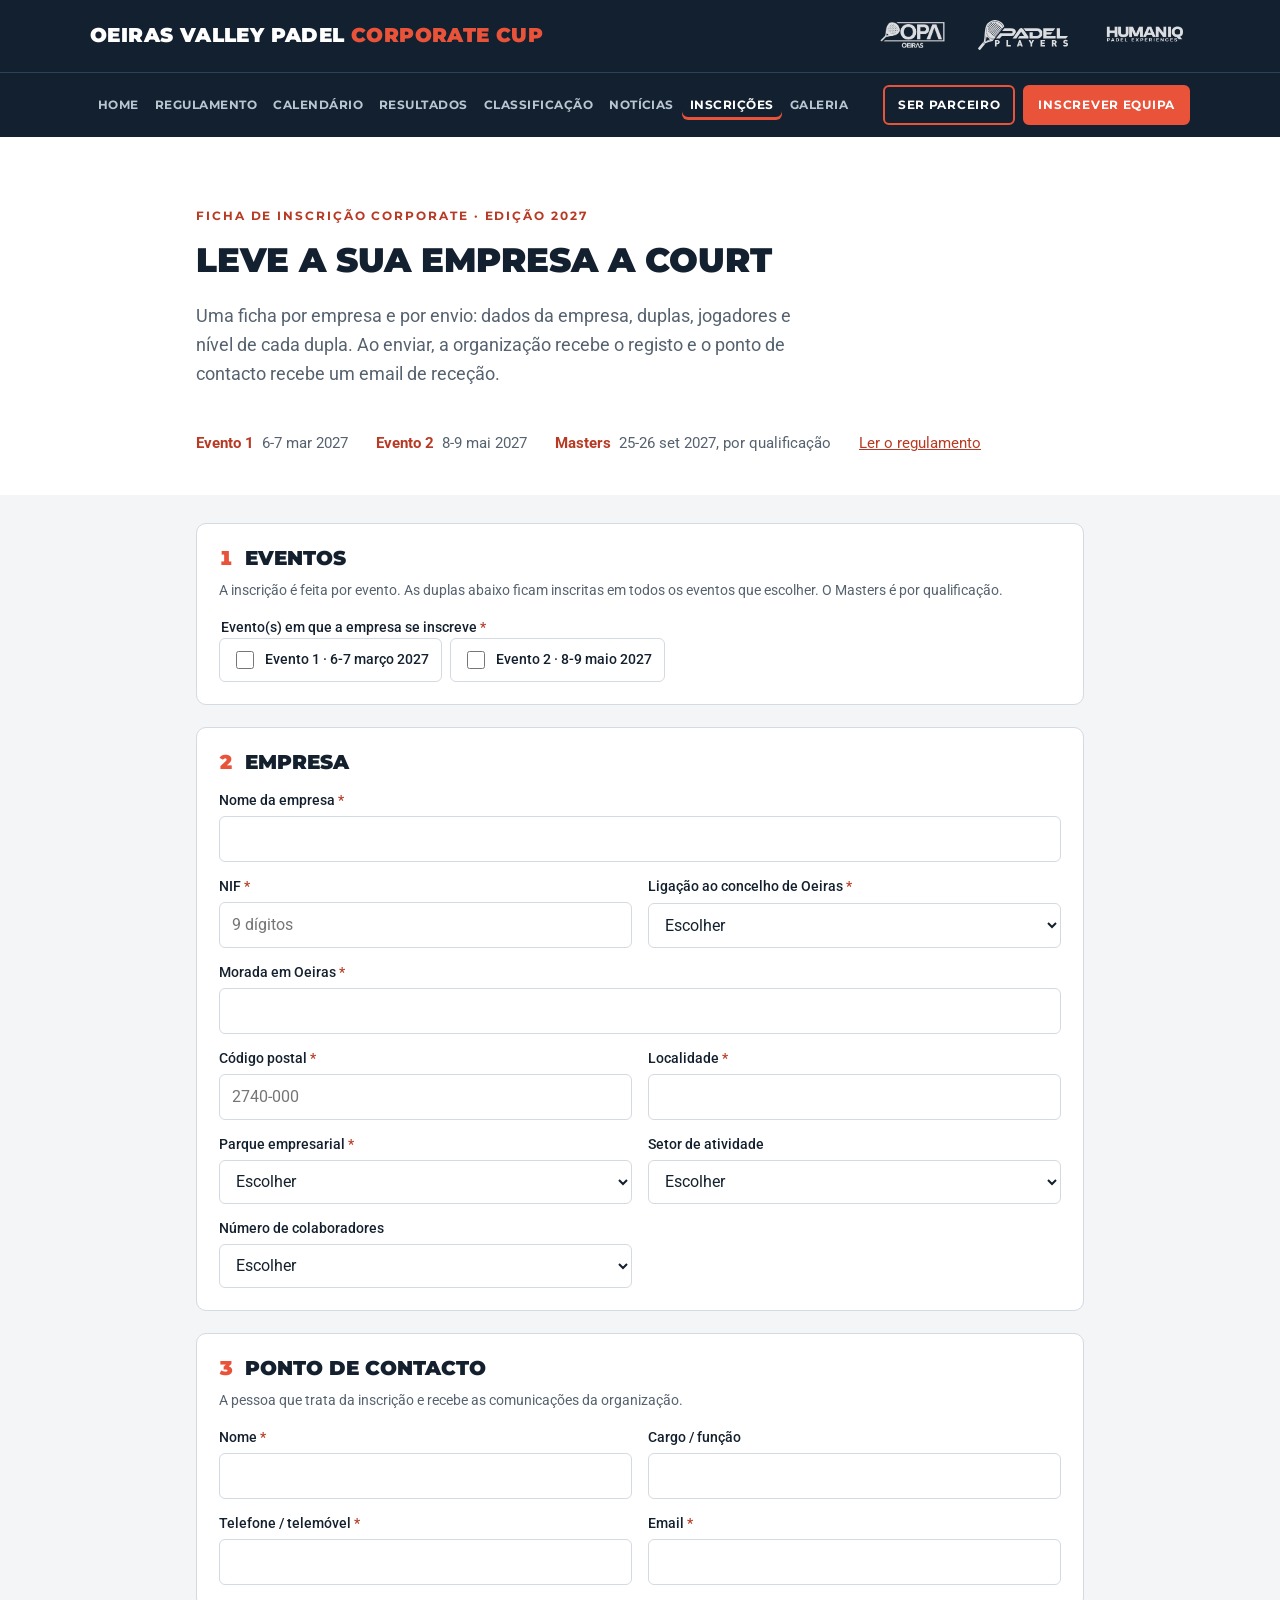
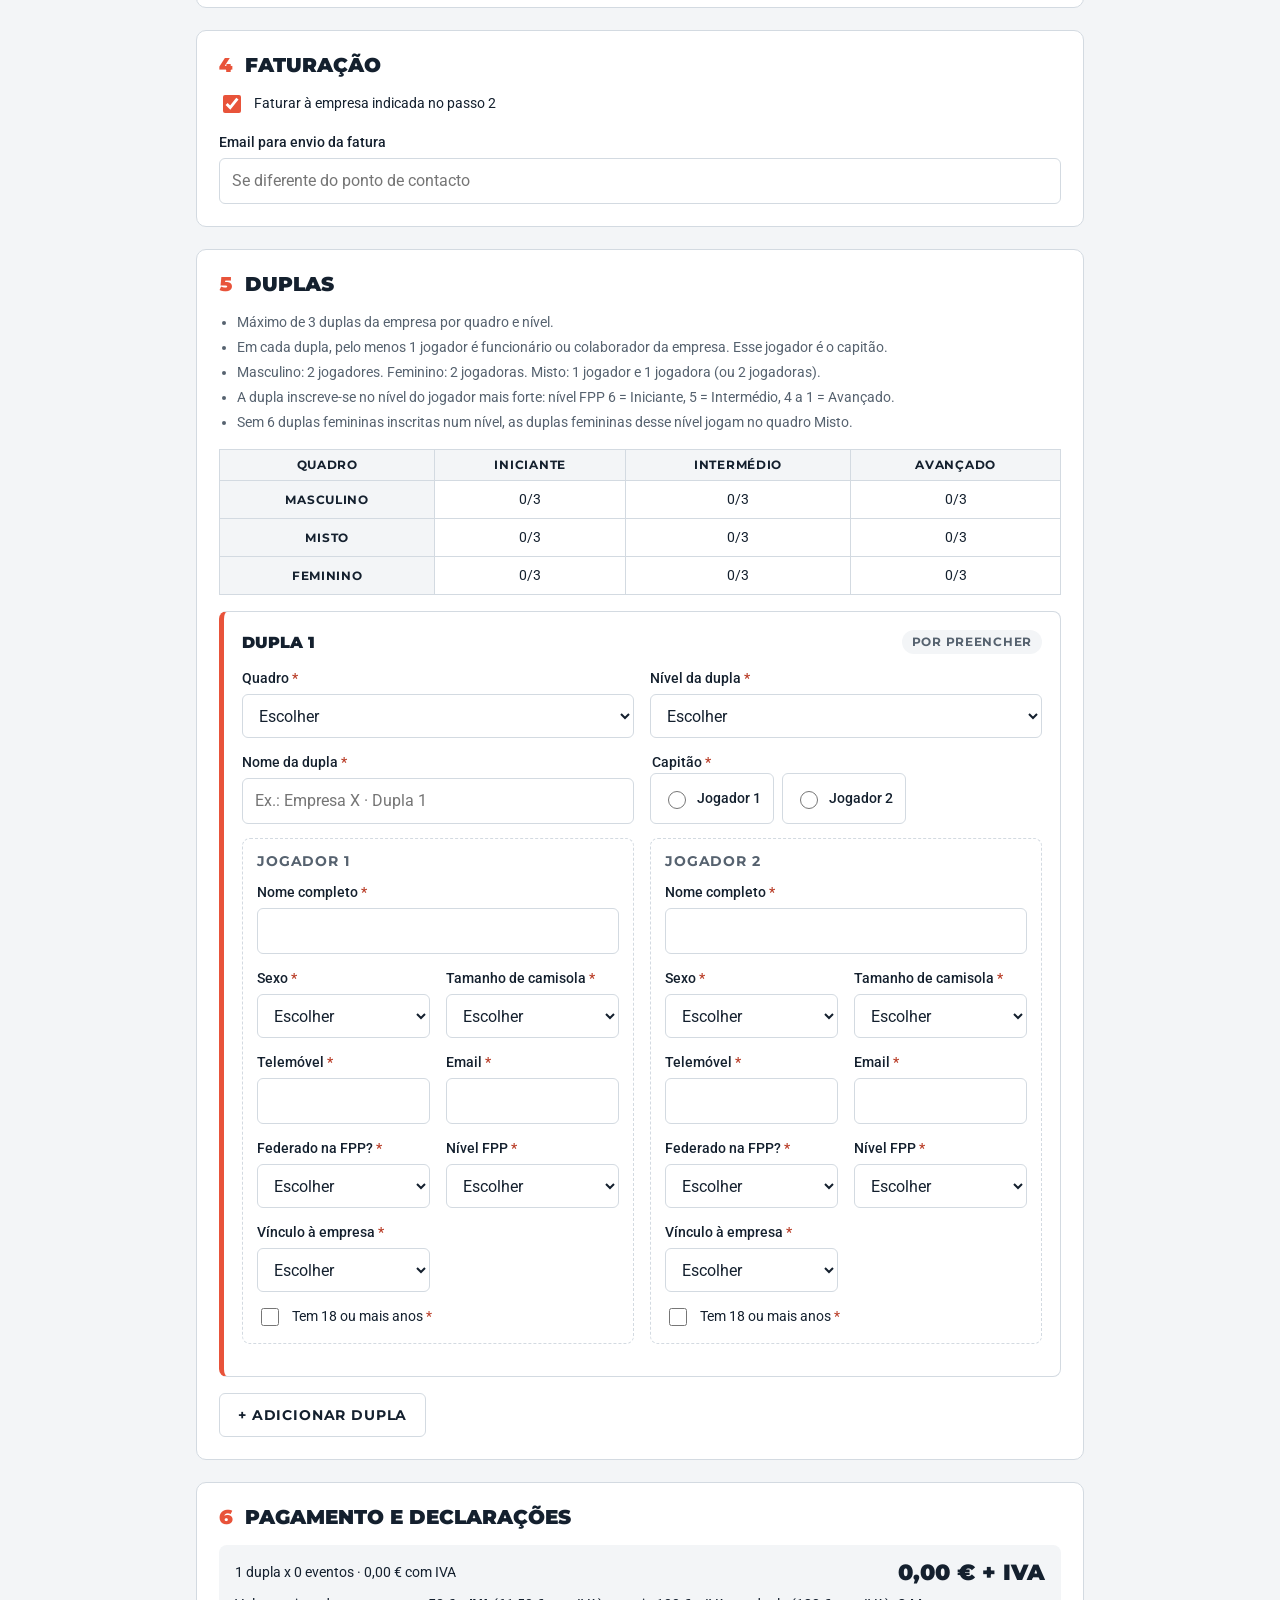
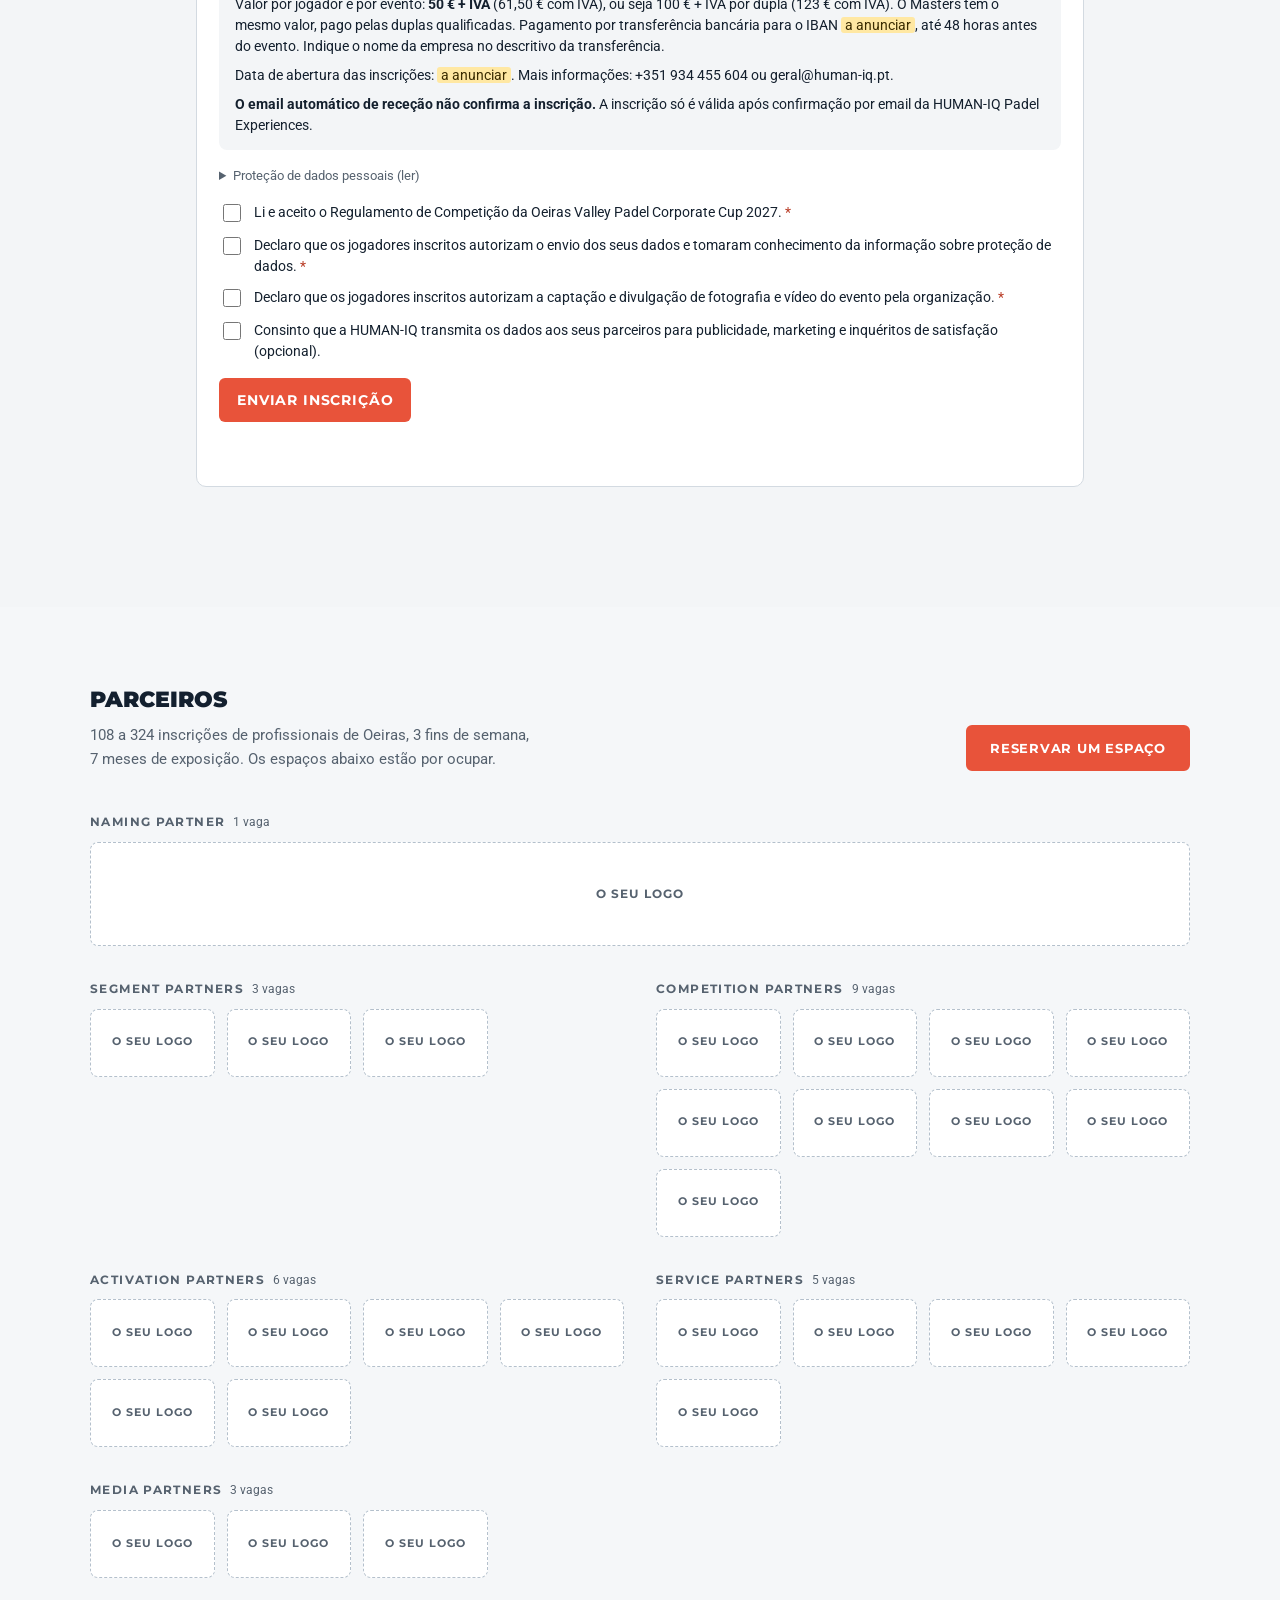
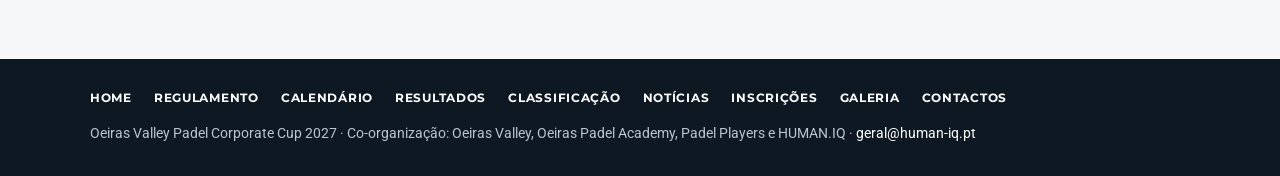
<file: inscricoes.html>
<!doctype html>
<html lang="pt-PT" data-theme="light" class="ov-form">
<head>
<meta charset="utf-8">
<meta name="viewport" content="width=device-width,initial-scale=1,viewport-fit=cover">
<title>Inscrições · Oeiras Valley Padel Corporate Cup 2027</title>
<meta name="description" content="Ficha de inscrição corporate da Oeiras Valley Padel Corporate Cup 2027. Uma ficha por empresa: dados da empresa, duplas, jogadores e nível de cada dupla.">
<link rel="preconnect" href="https://fonts.googleapis.com">
<link rel="stylesheet" href="https://fonts.googleapis.com/css2?family=Montserrat:wght@700;900&family=Roboto:wght@400;500;700&display=swap">
<style>
/* Layout: navy hero with logo plate, then one form column of numbered steps; team cards stack; sticky summary bar at the end. */
:root{
  --bg:#F3F5F7; --surface:#FFFFFF; --fg:#14202E; --muted:#56626F; --line:#D3DAE1; --field:#FFFFFF;
  --accent:#E8533A; --accent-ink:#B83A24; --ok:#1D7A4C; --err:#C0392B; --err-bg:#FDECEA; --ok-bg:#E7F5EE;
  --hero:#13202F; --hero-fg:#FFFFFF; --hero-muted:#B9C5D1; --plate:#FFFFFF; --pp:#13202F;
  --display:'Montserrat', 'Arial Black', Arial, sans-serif; --body:'Roboto', 'Helvetica Neue', Arial, sans-serif;
}
@media (prefers-color-scheme: dark){:root:not([data-theme="light"]){
  --bg:#0E1620; --surface:#16222F; --fg:#E7ECF1; --muted:#9DABB9; --line:#2B3B4C; --field:#0F1924;
  --accent:#F06A52; --accent-ink:#FF8C76; --ok:#4CC38A; --err:#FF7B6E; --err-bg:#3A1C1A; --ok-bg:#12321F; color-scheme:dark}}
:root[data-theme="dark"]{
  --bg:#0E1620; --surface:#16222F; --fg:#E7ECF1; --muted:#9DABB9; --line:#2B3B4C; --field:#0F1924;
  --accent:#F06A52; --accent-ink:#FF8C76; --ok:#4CC38A; --err:#FF7B6E; --err-bg:#3A1C1A; --ok-bg:#12321F; color-scheme:dark}
*{box-sizing:border-box}
[hidden]{display:none!important}
html,body{margin:0}
img{max-width:100%}
body{background:var(--bg);color:var(--fg);font:16px/1.5 var(--body)}
.wrap{max-width:920px;margin:0 auto;padding-left:max(16px, env(safe-area-inset-left, 0px));padding-right:max(16px, env(safe-area-inset-right, 0px))}
.hero{background:var(--hero);color:var(--hero-fg)}
.hero .wrap{padding-block:40px 32px;display:grid;gap:14px}
.eyebrow{font:700 13px/1.2 var(--display);letter-spacing:.14em;text-transform:uppercase;color:var(--accent)}
h1{font:900 clamp(30px,6vw,52px)/1.05 var(--display);text-transform:uppercase;margin:0;text-wrap:balance}
.hero p{margin:0;color:var(--hero-muted);max-width:62ch}
.facts{display:flex;flex-wrap:wrap;gap:8px 20px;font-size:14px;color:var(--hero-fg)}
.facts b{color:var(--accent)}
.plate{background:var(--plate);border-bottom:1px solid var(--line)}
.plate .wrap{padding-block:16px;display:grid;grid-template-columns:auto repeat(4,minmax(0,1fr));gap:12px;align-items:center}
.plate small{font:700 11px/1.2 var(--display);letter-spacing:.12em;text-transform:uppercase;color:#56626F}
.logo{height:76px;display:flex;align-items:center;justify-content:center;border-radius:6px;padding:6px}
.logo img{max-height:100%;max-width:100%;object-fit:contain}
.logo.pp{background:var(--pp)}
@media (max-width:640px){.plate .wrap{grid-template-columns:repeat(2,minmax(0,1fr))}.plate small{grid-column:1/-1}}
main .wrap{padding-block:28px 120px;display:grid;gap:22px}
section.step{background:var(--surface);border:1px solid var(--line);border-radius:10px;padding:22px;display:grid;gap:16px;min-width:0}
.step h2{font:900 20px/1.2 var(--display);text-transform:uppercase;margin:0;display:flex;gap:12px;align-items:baseline}
.step h2 span{color:var(--accent);font-variant-numeric:tabular-nums}
.step .lead{margin:-6px 0 0;color:var(--muted);font-size:14px}
.grid{display:grid;grid-template-columns:repeat(2,minmax(0,1fr));gap:14px 16px}
.grid .full{grid-column:1/-1}
@media (max-width:600px){.grid{grid-template-columns:1fr}}
.f{display:grid;gap:5px;min-width:0}
.f label,.f legend{font-weight:500;font-size:14px}
.req::after{content:" *";color:var(--accent-ink)}
input[type=text],input[type=email],input[type=tel],select{width:100%;font:inherit;color:var(--fg);background:var(--field);border:1px solid var(--line);border-radius:6px;padding:10px 12px;min-height:44px}
input:focus-visible,select:focus-visible,button:focus-visible{outline:3px solid var(--accent);outline-offset:2px}
[aria-invalid=true]{border-color:var(--err)!important;background:var(--err-bg)}
.msg{font-size:13px;color:var(--err)}
.hint{font-size:13px;color:var(--muted)}
fieldset{border:0;padding:0;margin:0;min-width:0}
.choices{display:flex;flex-wrap:wrap;gap:8px}
.choice{display:flex;gap:8px;align-items:center;border:1px solid var(--line);border-radius:6px;padding:9px 12px;background:var(--field);cursor:pointer}
.choice input{accent-color:var(--accent);width:18px;height:18px}
.check{display:flex;gap:10px;align-items:flex-start;font-size:14px}
.check input{accent-color:var(--accent);width:18px;height:18px;margin-top:2px;flex:none}
/* team matrix */
.matrix{overflow-x:auto}
.matrix table{border-collapse:collapse;width:100%;font-variant-numeric:tabular-nums;font-size:14px}
.matrix th,.matrix td{border:1px solid var(--line);padding:8px 10px;text-align:center}
.matrix th{font:700 12px/1.2 var(--display);text-transform:uppercase;letter-spacing:.06em;background:var(--bg)}
.matrix td.full{color:var(--accent-ink);font-weight:700}
.matrix td.over{background:var(--err-bg);color:var(--err);font-weight:700}
.team{border:1px solid var(--line);border-left:5px solid var(--accent);border-radius:8px;padding:18px;display:grid;gap:14px;background:var(--surface)}
.team-head{display:flex;justify-content:space-between;align-items:center;gap:12px;flex-wrap:wrap}
.team-head h3{font:900 16px/1.2 var(--display);text-transform:uppercase;margin:0}
.badge{font:700 12px/1 var(--display);letter-spacing:.06em;text-transform:uppercase;padding:6px 10px;border-radius:999px;background:var(--bg);color:var(--muted)}
.badge.ok{background:var(--ok-bg);color:var(--ok)}
.badge.bad{background:var(--err-bg);color:var(--err)}
.players{display:grid;grid-template-columns:repeat(2,minmax(0,1fr));gap:16px}
@media (max-width:760px){.players{grid-template-columns:1fr}}
.player{border:1px dashed var(--line);border-radius:8px;padding:14px;display:grid;gap:12px;min-width:0}
.player h4{margin:0;font:700 14px/1.2 var(--display);text-transform:uppercase;letter-spacing:.06em;color:var(--muted)}
.player .grid{grid-template-columns:repeat(2,minmax(0,1fr))}
@media (max-width:420px){.player .grid{grid-template-columns:1fr}}
button{font:700 14px/1 var(--display);text-transform:uppercase;letter-spacing:.06em;border-radius:6px;padding:14px 18px;cursor:pointer;min-height:44px}
.btn{background:var(--accent);color:#FFFFFF;border:0}
.btn:hover{filter:brightness(1.07)}
.btn-ghost{background:transparent;color:var(--fg);border:1px solid var(--line)}
.btn-link{background:none;border:0;color:var(--accent-ink);padding:6px 0;min-height:0;text-transform:none;letter-spacing:0;font:500 14px var(--body);text-decoration:underline}
.rules{margin:0;padding-left:18px;color:var(--muted);font-size:14px;display:grid;gap:4px}
.pay{background:var(--bg);border-radius:8px;padding:14px 16px;font-size:14px;display:grid;gap:8px}
.ph{background:#FFE8A3;color:#3B2C00;padding:0 4px;border-radius:3px}
.legal{font-size:12.5px;color:var(--muted);max-height:180px;overflow:auto;border:1px solid var(--line);border-radius:6px;padding:12px;background:var(--field)}
.errors{border:1px solid var(--err);background:var(--err-bg);border-radius:8px;padding:14px 16px;display:grid;gap:6px}
.errors h3{margin:0;font:700 15px var(--display);color:var(--err)}
.errors ul{margin:0;padding-left:18px;font-size:14px}
.errors a{color:var(--err)}
.total{display:flex;justify-content:space-between;align-items:center;gap:16px;flex-wrap:wrap}
.total strong{font:900 22px var(--display);font-variant-numeric:tabular-nums}
.done{border:1px solid var(--ok);background:var(--ok-bg);border-radius:10px;padding:22px;display:grid;gap:12px}
.done h2{margin:0;font:900 22px var(--display);text-transform:uppercase;color:var(--ok)}
.done code{font:700 18px ui-monospace,Menlo,monospace}
.actions{display:flex;gap:10px;flex-wrap:wrap}
pre.sum{white-space:pre-wrap;font:13px/1.5 ui-monospace,Menlo,monospace;background:var(--field);border:1px solid var(--line);border-radius:6px;padding:12px;max-height:260px;overflow:auto;margin:0}
.admin table{border-collapse:collapse;width:100%;font-size:14px}
.admin th,.admin td{border-bottom:1px solid var(--line);padding:8px;text-align:left;vertical-align:top}
.admin th{font:700 12px var(--display);text-transform:uppercase;letter-spacing:.06em;color:var(--muted)}
footer{color:var(--muted);font-size:13px;text-align:center;padding-block:0 40px}
@media (prefers-reduced-motion:no-preference){.team{animation:in .25s ease-out}@keyframes in{from{transform:translateY(6px);opacity:.6}to{transform:none;opacity:1}}}
</style>
<link rel="stylesheet" href="assets/css/site.css">
</head>
<body data-page="inscricoes">
<div id="ov-header"></div>

<section class="ov-pagehead" id="conteudo" style="padding-block:72px 40px">
  <div class="wrap">
    <p class="ov-eyebrow">Ficha de inscrição corporate · Edição 2027</p>
    <h2 class="ov-h2">Leve a sua empresa a court</h2>
    <p class="ov-lead">Uma ficha por empresa e por envio: dados da empresa, duplas, jogadores e nível de cada dupla. Ao enviar, a organização recebe o registo e o ponto de contacto recebe um email de receção.</p>
    <ul class="ov-facts">
      <li><b>Evento 1</b>6-7 mar 2027</li>
      <li><b>Evento 2</b>8-9 mai 2027</li>
      <li><b>Masters</b>25-26 set 2027, por qualificação</li>
      <li><a href="regulamento.html" style="color:#B83A24">Ler o regulamento</a></li>
    </ul>
  </div>
</section>

<main>
<div class="wrap">
<section class="done" id="done" hidden aria-live="polite"></section>

<form id="form" novalidate>
<div style="display:grid;gap:22px">

<section class="step" id="s-eventos">
  <h2><span>1</span>Eventos</h2>
  <p class="lead">A inscrição é feita por evento. As duplas abaixo ficam inscritas em todos os eventos que escolher. O Masters é por qualificação.</p>
  <fieldset class="f" id="eventos">
    <legend class="req">Evento(s) em que a empresa se inscreve</legend>
    <div class="choices">
      <label class="choice"><input type="checkbox" id="ev1" name="eventos" value="Evento 1 (6-7 março 2027)"> Evento 1 · 6-7 março 2027</label>
      <label class="choice"><input type="checkbox" id="ev2" name="eventos" value="Evento 2 (8-9 maio 2027)"> Evento 2 · 8-9 maio 2027</label>
    </div>
  </fieldset>
</section>

<section class="step" id="s-empresa">
  <h2><span>2</span>Empresa</h2>
  <div class="grid">
    <div class="f full"><label class="req" for="emp-nome">Nome da empresa</label><input type="text" id="emp-nome" autocomplete="organization"></div>
    <div class="f"><label class="req" for="emp-nif">NIF</label><input type="text" id="emp-nif" inputmode="numeric" maxlength="9" placeholder="9 dígitos"></div>
    <div class="f"><label class="req" for="emp-ligacao">Ligação ao concelho de Oeiras</label>
      <select id="emp-ligacao"><option value="">Escolher</option><option>Sede no concelho de Oeiras</option><option>Delegação no concelho de Oeiras</option></select></div>
    <div class="f full"><label class="req" for="emp-morada">Morada em Oeiras</label><input type="text" id="emp-morada" autocomplete="street-address"></div>
    <div class="f"><label class="req" for="emp-cp">Código postal</label><input type="text" id="emp-cp" placeholder="2740-000" maxlength="8" autocomplete="postal-code"></div>
    <div class="f"><label class="req" for="emp-loc">Localidade</label><input type="text" id="emp-loc" autocomplete="address-level2"></div>
    <div class="f"><label class="req" for="emp-parque">Parque empresarial</label>
      <select id="emp-parque"><option value="">Escolher</option><option>Lagoas Park</option><option>Taguspark</option><option>Quinta da Fonte</option><option>Arquiparque</option><option>Fora de parque empresarial</option></select></div>
    <div class="f"><label for="emp-setor">Setor de atividade</label>
      <select id="emp-setor"><option value="">Escolher</option><option>Tecnologias de informação e comunicação</option><option>Farmacêutica e saúde</option><option>Biotecnologia e ciências da vida</option><option>Banca, seguros e serviços financeiros</option><option>Consultoria e serviços profissionais</option><option>Engenharia, indústria e energia</option><option>Aeronáutica, espaço e defesa</option><option>Retalho e bens de consumo</option><option>Investigação e ensino</option><option>Outro</option></select></div>
    <div class="f"><label for="emp-dim">Número de colaboradores</label>
      <select id="emp-dim"><option value="">Escolher</option><option>Até 10</option><option>11 a 50</option><option>51 a 250</option><option>251 a 1000</option><option>Mais de 1000</option></select></div>
  </div>
</section>

<section class="step" id="s-contacto">
  <h2><span>3</span>Ponto de contacto</h2>
  <p class="lead">A pessoa que trata da inscrição e recebe as comunicações da organização.</p>
  <div class="grid">
    <div class="f"><label class="req" for="ct-nome">Nome</label><input type="text" id="ct-nome" autocomplete="name"></div>
    <div class="f"><label for="ct-cargo">Cargo / função</label><input type="text" id="ct-cargo" autocomplete="organization-title"></div>
    <div class="f"><label class="req" for="ct-tel">Telefone / telemóvel</label><input type="tel" id="ct-tel" autocomplete="tel"></div>
    <div class="f"><label class="req" for="ct-email">Email</label><input type="email" id="ct-email" autocomplete="email"></div>
  </div>
</section>

<section class="step" id="s-fat">
  <h2><span>4</span>Faturação</h2>
  <label class="check"><input type="checkbox" id="fat-igual" checked> Faturar à empresa indicada no passo 2</label>
  <div class="grid" id="fat-campos" hidden>
    <div class="f full"><label class="req" for="fat-nome">Entidade a faturar</label><input type="text" id="fat-nome"></div>
    <div class="f"><label class="req" for="fat-nif">NIF</label><input type="text" id="fat-nif" inputmode="numeric" maxlength="9"></div>
    <div class="f"><label class="req" for="fat-morada">Morada de faturação</label><input type="text" id="fat-morada"></div>
  </div>
  <div class="f"><label for="fat-email">Email para envio da fatura</label><input type="email" id="fat-email" placeholder="Se diferente do ponto de contacto"></div>
</section>

<section class="step" id="s-duplas">
  <h2><span>5</span>Duplas</h2>
  <ul class="rules">
    <li>Máximo de 3 duplas da empresa por quadro e nível.</li>
    <li>Em cada dupla, pelo menos 1 jogador é funcionário ou colaborador da empresa. Esse jogador é o capitão.</li>
    <li>Masculino: 2 jogadores. Feminino: 2 jogadoras. Misto: 1 jogador e 1 jogadora (ou 2 jogadoras).</li>
    <li>A dupla inscreve-se no nível do jogador mais forte: nível FPP 6 = Iniciante, 5 = Intermédio, 4 a 1 = Avançado.</li>
    <li>Sem 6 duplas femininas inscritas num nível, as duplas femininas desse nível jogam no quadro Misto.</li>
  </ul>
  <div class="matrix" aria-live="polite"><table id="matrix"></table></div>
  <div id="teams" style="display:grid;gap:16px"></div>
  <div><button type="button" class="btn-ghost" id="add-team">+ Adicionar dupla</button></div>
</section>

<section class="step" id="s-final">
  <h2><span>6</span>Pagamento e declarações</h2>
  <div class="pay">
    <div class="total"><span id="total-txt">0 duplas x 0 eventos</span><strong id="total-val">0 inscrições</strong></div>
    <div>Valor por jogador e por evento: <b>50 € + IVA</b> (61,50 € com IVA), ou seja 100 € + IVA por dupla (123 € com IVA). O Masters tem o mesmo valor, pago pelas duplas qualificadas. Pagamento por transferência bancária para o IBAN <span class="ph">a anunciar</span>, até 48 horas antes do evento. Indique o nome da empresa no descritivo da transferência.</div>
    <div>Data de abertura das inscrições: <span class="ph">a anunciar</span>. Mais informações: +351 934 455 604 ou geral@human-iq.pt.</div>
    <div><b>O email automático de receção não confirma a inscrição.</b> A inscrição só é válida após confirmação por email da HUMAN-IQ Padel Experiences.</div>
  </div>
  <details>
    <summary class="hint" style="cursor:pointer">Proteção de dados pessoais (ler)</summary>
    <div class="legal" style="margin-top:8px">Os dados recolhidos no âmbito da inscrição num torneio ou evento da HUMAN-IQ têm como finalidade a gestão administrativa e contabilística dos participantes, encontrando-se inseridos numa base de dados onde são tratados de forma segura, incluindo a proteção contra a sua perda, destruição ou danificação acidental, e onde são adotadas as medidas técnicas e organizativas adequadas para esse efeito. A HUMAN-IQ, enquanto responsável pelo tratamento, compromete-se a garantir a confidencialidade no tratamento dos dados e a utilizá-los exclusivamente para as finalidades mencionadas. O titular dos dados tem o direito de aceder gratuitamente aos dados conservados e de solicitar a sua limitação, retificação, oposição ou apagamento quando, entre outros fundamentos legais, os dados sejam inexatos ou deixem de ser necessários para a finalidade que motivou a sua recolha. Para o exercício destes direitos ou outras questões relativas à proteção de dados, contacte geral@human-iq.pt. Pode apresentar reclamação junto da Comissão Nacional de Proteção de Dados (www.cnpd.pt) se considerar que os seus direitos não foram acautelados.</div>
  </details>
  <div style="display:grid;gap:10px">
    <label class="check"><input type="checkbox" id="c-reg"> <span class="req">Li e aceito o Regulamento de Competição da Oeiras Valley Padel Corporate Cup 2027.</span></label>
    <label class="check"><input type="checkbox" id="c-dados"> <span class="req">Declaro que os jogadores inscritos autorizam o envio dos seus dados e tomaram conhecimento da informação sobre proteção de dados.</span></label>
    <label class="check"><input type="checkbox" id="c-imagem"> <span class="req">Declaro que os jogadores inscritos autorizam a captação e divulgação de fotografia e vídeo do evento pela organização.</span></label>
    <label class="check"><input type="checkbox" id="c-mkt"> <span>Consinto que a HUMAN-IQ transmita os dados aos seus parceiros para publicidade, marketing e inquéritos de satisfação (opcional).</span></label>
  </div>
  <div class="errors" id="errors" hidden tabindex="-1"><h3>Falta corrigir</h3><ul id="err-list"></ul></div>
  <div class="actions"><button type="submit" class="btn" id="submit">Enviar inscrição</button></div>
  <p class="hint" id="mode-note"></p>
</section>

</div>
</form>

<section class="step admin" id="admin" hidden>
  <h2><span>&#9632;</span>Inscrições recebidas</h2>
  <p class="lead" id="admin-lead">Só a organização vê esta lista.</p>
  <div class="matrix" id="admin-table"></div>
  <div class="actions"><button type="button" class="btn-ghost" id="admin-csv">Exportar CSV</button></div>
</section>
</div>
</main>
<div id="ov-sponsors"></div>
<div id="ov-footer"></div>

<script>
/* ===== CONFIGURAÇÃO (versão site) =====
   O site está alojado no GitHub Pages (só ficheiros estáticos, sem PHP), por isso o envio usa o Formspree:
   1. criar uma conta em formspree.io e um formulário com o destino geral@human-iq.pt;
   2. substituir "SEU_FORM_ID" abaixo pelo ID desse formulário (a URL que o Formspree dá é
      https://formspree.io/f/XXXXXXXX — é esse XXXXXXXX);
   3. no painel do Formspree, activar "Reply-To" (já configurado aqui, campo _replyto) e, se o plano o permitir,
      a funcionalidade "Autoresponder" para enviar automaticamente a confirmação ao autor da inscrição;
      sem essa funcionalidade ligada, a organização responde manualmente ao email que o Formspree reencaminha. */
const CONFIG = { mode: 'site', endpoint: 'https://formspree.io/f/mgakkrgg', email: 'geral@human-iq.pt', maxPorQuadro: 3, precoDupla: 100, iva: 0.23 };
const eur = v => v.toLocaleString('pt-PT', { style: 'currency', currency: 'EUR', minimumFractionDigits: 2 });

const QUADROS = ['Masculino', 'Misto', 'Feminino'];
const NIVEIS = ['Iniciante', 'Intermédio', 'Avançado'];
const CAMISOLAS = ['XS', 'S', 'M', 'L', 'XL', 'XXL', '3XL'];
const $ = (s, r = document) => r.querySelector(s);
const $$ = (s, r = document) => [...r.querySelectorAll(s)];
let seq = 0;

function nivelDoFPP(n) { n = Number(n); if (!n) return ''; return n === 6 ? 'Iniciante' : n === 5 ? 'Intermédio' : 'Avançado'; }
function nifValido(v) {
  if (!/^[0-9]{9}$/.test(v) || !/^[1235689]/.test(v)) return false;
  let s = 0; for (let i = 0; i < 8; i++) s += Number(v[i]) * (9 - i);
  let c = 11 - (s % 11); if (c >= 10) c = 0; return c === Number(v[8]);
}
const emailOk = v => /^[^\s@]+@[^\s@]+\.[^\s@]{2,}$/.test(v);
const telOk = v => v.replace(/[\s()+-]/g, '').length >= 9;
const opts = (arr, ph = 'Escolher') => `<option value="">${ph}</option>` + arr.map(a => `<option>${a}</option>`).join('');

function playerHTML(tid, p) {
  const id = `${tid}-p${p}`;
  return `<div class="player" id="${id}">
    <h4>Jogador ${p}</h4>
    <div class="grid">
      <div class="f full"><label class="req" for="${id}-nome">Nome completo</label><input type="text" id="${id}-nome"></div>
      <div class="f"><label class="req" for="${id}-sexo">Sexo</label><select id="${id}-sexo">${opts(['Masculino', 'Feminino'])}</select></div>
      <div class="f"><label class="req" for="${id}-camisola">Tamanho de camisola</label><select id="${id}-camisola">${opts(CAMISOLAS)}</select></div>
      <div class="f"><label class="req" for="${id}-tel">Telemóvel</label><input type="tel" id="${id}-tel"></div>
      <div class="f"><label class="req" for="${id}-email">Email</label><input type="email" id="${id}-email"></div>
      <div class="f"><label class="req" for="${id}-fed">Federado na FPP?</label><select id="${id}-fed">${opts(['Sim', 'Não'])}</select></div>
      <div class="f" data-show="${id}-fed=Sim" hidden><label class="req" for="${id}-lic">N.º de licença FPP</label><input type="text" id="${id}-lic"></div>
      <div class="f"><label class="req" for="${id}-nivel" id="${id}-nivel-lbl">Nível FPP</label><select id="${id}-nivel">${opts(['1', '2', '3', '4', '5', '6'])}</select><span class="hint" data-show="${id}-fed=Não" hidden>Não federado: indique o nível equivalente. A organização valida.</span></div>
      <div class="f"><label class="req" for="${id}-vinculo">Vínculo à empresa</label><select id="${id}-vinculo">${opts(['Funcionário / colaborador da empresa', 'Externo à empresa'])}</select></div>
      <div class="f" data-show="${id}-vinculo=Funcionário / colaborador da empresa" hidden><label class="req" for="${id}-cargo">Cargo / função</label><input type="text" id="${id}-cargo"></div>
      <div class="f" data-show="${id}-vinculo=Externo à empresa" hidden><label class="req" for="${id}-prof">Profissão</label><input type="text" id="${id}-prof"></div>
      <label class="check full"><input type="checkbox" id="${id}-18"> <span class="req">Tem 18 ou mais anos</span></label>
    </div>
  </div>`;
}

function addTeam() {
  const tid = 't' + (++seq);
  const el = document.createElement('div');
  el.className = 'team'; el.id = tid;
  el.innerHTML = `<div class="team-head"><h3>Dupla <span class="tn"></span></h3><span class="badge" id="${tid}-badge">Por preencher</span></div>
    <div class="grid">
      <div class="f"><label class="req" for="${tid}-quadro">Quadro</label><select id="${tid}-quadro">${opts(QUADROS)}</select></div>
      <div class="f"><label class="req" for="${tid}-nivel">Nível da dupla</label><select id="${tid}-nivel">${opts(NIVEIS)}</select></div>
      <div class="f"><label class="req" for="${tid}-nome">Nome da dupla</label><input type="text" id="${tid}-nome" placeholder="Ex.: Empresa X · Dupla 1"></div>
      <fieldset class="f"><legend class="req">Capitão</legend><div class="choices">
        <label class="choice"><input type="radio" name="${tid}-cap" id="${tid}-cap1" value="1"> Jogador 1</label>
        <label class="choice"><input type="radio" name="${tid}-cap" id="${tid}-cap2" value="2"> Jogador 2</label></div></fieldset>
    </div>
    <div class="players">${playerHTML(tid, 1)}${playerHTML(tid, 2)}</div>
    <div><button type="button" class="btn-link" data-remove="${tid}">Remover esta dupla</button></div>`;
  $('#teams').appendChild(el);
  renumber(); refresh();
}

function renumber() {
  $$('.team').forEach((t, i) => { $('.tn', t).textContent = i + 1; });
  $$('[data-remove]').forEach(b => b.hidden = $$('.team').length === 1);
}

function syncConditional() {
  $$('[data-show]').forEach(el => {
    const [id, val] = el.dataset.show.split('=');
    const src = document.getElementById(id); el.hidden = !src || src.value !== val;
  });
  $('#fat-campos').hidden = $('#fat-igual').checked;
}

const val = id => (document.getElementById(id)?.value || '').trim();

function readTeam(t) {
  const tid = t.id;
  const players = [1, 2].map(p => {
    const id = `${tid}-p${p}`;
    return {
      nome: val(id + '-nome'), sexo: val(id + '-sexo'), camisola: val(id + '-camisola'),
      telemovel: val(id + '-tel'), email: val(id + '-email').toLowerCase(), federado: val(id + '-fed'),
      licencaFPP: val(id + '-fed') === 'Sim' ? val(id + '-lic') : '', nivelFPP: val(id + '-nivel'),
      vinculo: val(id + '-vinculo'), cargo: val(id + '-vinculo').startsWith('Func') ? val(id + '-cargo') : '',
      profissao: val(id + '-vinculo').startsWith('Ext') ? val(id + '-prof') : '', maior18: !!document.getElementById(id + '-18')?.checked,
    };
  });
  const cap = $(`input[name="${tid}-cap"]:checked`);
  return { tid, quadro: val(tid + '-quadro'), nivel: val(tid + '-nivel'), nome: val(tid + '-nome'), capitao: cap ? Number(cap.value) : 0, jogadores: players };
}

/* Team-level rules; returns array of [fieldId, message] */
function teamRules(tm) {
  const e = [], [a, b] = tm.jogadores, tid = tm.tid;
  const sexos = [a.sexo, b.sexo];
  if (tm.quadro && a.sexo && b.sexo) {
    if (tm.quadro === 'Masculino' && sexos.some(s => s !== 'Masculino')) e.push([tid + '-quadro', 'Quadro Masculino: os 2 jogadores têm de ser do sexo masculino.']);
    if (tm.quadro === 'Feminino' && sexos.some(s => s !== 'Feminino')) e.push([tid + '-quadro', 'Quadro Feminino: as 2 jogadoras têm de ser do sexo feminino.']);
    if (tm.quadro === 'Misto' && sexos.every(s => s === 'Masculino')) e.push([tid + '-quadro', 'Quadro Misto: não aceita duplas de 2 jogadores masculinos.']);
  }
  if (a.nivelFPP && b.nivelFPP && tm.nivel) {
    const exig = nivelDoFPP(Math.min(Number(a.nivelFPP), Number(b.nivelFPP)));
    if (exig !== tm.nivel) e.push([tid + '-nivel', `Com os níveis FPP ${a.nivelFPP} e ${b.nivelFPP}, a dupla tem de ser inscrita em ${exig}.`]);
  }
  const vincs = [a.vinculo, b.vinculo];
  if (vincs.every(v => v) && !vincs.some(v => v.startsWith('Func'))) e.push([tid + '-p1-vinculo', 'Pelo menos 1 jogador tem de ser funcionário ou colaborador da empresa.']);
  if (tm.capitao && tm.jogadores[tm.capitao - 1].vinculo.startsWith('Ext')) e.push([tid + '-cap1', 'O capitão tem de ser o jogador com vínculo à empresa.']);
  if (a.email && a.email === b.email) e.push([tid + '-p2-email', 'Os 2 jogadores não podem ter o mesmo email.']);
  return e;
}

function counts(teams) {
  const m = {}; teams.forEach(t => { if (t.quadro && t.nivel) { const k = t.quadro + '|' + t.nivel; m[k] = (m[k] || 0) + 1; } });
  return m;
}

function refresh() {
  syncConditional();
  const teams = $$('.team').map(readTeam);
  const m = counts(teams);
  $('#matrix').innerHTML = '<tr><th>Quadro</th>' + NIVEIS.map(n => `<th>${n}</th>`).join('') + '</tr>' +
    QUADROS.map(q => '<tr><th>' + q + '</th>' + NIVEIS.map(n => { const c = m[q + '|' + n] || 0;
      return `<td class="${c > CONFIG.maxPorQuadro ? 'over' : c === CONFIG.maxPorQuadro ? 'full' : ''}">${c}/${CONFIG.maxPorQuadro}${c > CONFIG.maxPorQuadro ? ' · excede' : c === CONFIG.maxPorQuadro ? ' · completo' : ''}</td>`; }).join('') + '</tr>').join('');
  teams.forEach(tm => {
    const badge = document.getElementById(tm.tid + '-badge');
    const rules = teamRules(tm);
    const [a, b] = tm.jogadores;
    if (rules.length) { badge.className = 'badge bad'; badge.textContent = 'Verificar regras'; }
    else if (tm.quadro && tm.nivel && a.nivelFPP && b.nivelFPP && a.sexo && b.sexo && a.vinculo && b.vinculo) { badge.className = 'badge ok'; badge.textContent = `${tm.quadro} · ${tm.nivel}`; }
    else { badge.className = 'badge'; badge.textContent = (a.nivelFPP && b.nivelFPP) ? 'Nível exigido: ' + nivelDoFPP(Math.min(a.nivelFPP, b.nivelFPP)) : 'Por preencher'; }
  });
  const nEv = $$('input[name=eventos]:checked').length, nT = teams.length;
  $('#total-txt').textContent = `${nT} ${nT === 1 ? 'dupla' : 'duplas'} x ${nEv} ${nEv === 1 ? 'evento' : 'eventos'}`;
  $('#total-val').textContent = `${eur(nT * nEv * CONFIG.precoDupla)} + IVA`;
  $('#total-txt').textContent += ` · ${eur(nT * nEv * CONFIG.precoDupla * (1 + CONFIG.iva))} com IVA`;
}

function validate() {
  const errs = [];
  const need = (id, msg) => { if (!val(id)) errs.push([id, msg]); };
  if (!$$('input[name=eventos]:checked').length) errs.push(['ev1', 'Escolha pelo menos 1 evento.']);
  need('emp-nome', 'Indique o nome da empresa.');
  if (!nifValido(val('emp-nif'))) errs.push(['emp-nif', 'O NIF da empresa não é válido (9 dígitos).']);
  need('emp-ligacao', 'Indique se a empresa tem sede ou delegação em Oeiras.');
  need('emp-morada', 'Indique a morada da empresa em Oeiras.');
  if (!/^[0-9]{4}-[0-9]{3}$/.test(val('emp-cp'))) errs.push(['emp-cp', 'Código postal no formato 0000-000.']);
  need('emp-loc', 'Indique a localidade.');
  need('emp-parque', 'Escolha o parque empresarial (ou "Fora de parque empresarial").');
  need('ct-nome', 'Indique o nome do ponto de contacto.');
  if (!telOk(val('ct-tel'))) errs.push(['ct-tel', 'Indique um telefone válido do ponto de contacto.']);
  if (!emailOk(val('ct-email'))) errs.push(['ct-email', 'Indique um email válido do ponto de contacto.']);
  if (!$('#fat-igual').checked) {
    need('fat-nome', 'Indique a entidade a faturar.');
    if (!nifValido(val('fat-nif'))) errs.push(['fat-nif', 'O NIF de faturação não é válido.']);
    need('fat-morada', 'Indique a morada de faturação.');
  }
  if (val('fat-email') && !emailOk(val('fat-email'))) errs.push(['fat-email', 'O email de faturação não é válido.']);

  const teams = $$('.team').map(readTeam);
  teams.forEach((tm, i) => {
    const n = `Dupla ${i + 1}: `, tid = tm.tid;
    if (!tm.quadro) errs.push([tid + '-quadro', n + 'escolha o quadro.']);
    if (!tm.nivel) errs.push([tid + '-nivel', n + 'escolha o nível.']);
    if (!tm.nome) errs.push([tid + '-nome', n + 'dê um nome à dupla.']);
    if (!tm.capitao) errs.push([tid + '-cap1', n + 'indique o capitão.']);
    tm.jogadores.forEach((p, k) => {
      const id = `${tid}-p${k + 1}`, j = `${n}jogador ${k + 1}, `;
      if (!p.nome) errs.push([id + '-nome', j + 'falta o nome.']);
      if (!p.sexo) errs.push([id + '-sexo', j + 'falta o sexo.']);
      if (!p.camisola) errs.push([id + '-camisola', j + 'falta o tamanho de camisola.']);
      if (!telOk(p.telemovel)) errs.push([id + '-tel', j + 'telemóvel inválido.']);
      if (!emailOk(p.email)) errs.push([id + '-email', j + 'email inválido.']);
      if (!p.federado) errs.push([id + '-fed', j + 'indique se é federado.']);
      if (p.federado === 'Sim' && !p.licencaFPP) errs.push([id + '-lic', j + 'falta o n.º de licença FPP.']);
      if (!p.nivelFPP) errs.push([id + '-nivel', j + 'falta o nível FPP.']);
      if (!p.vinculo) errs.push([id + '-vinculo', j + 'falta o vínculo à empresa.']);
      if (p.vinculo.startsWith('Func') && !p.cargo) errs.push([id + '-cargo', j + 'falta o cargo / função.']);
      if (p.vinculo.startsWith('Ext') && !p.profissao) errs.push([id + '-prof', j + 'falta a profissão.']);
      if (!p.maior18) errs.push([id + '-18', j + 'tem de ter 18 ou mais anos.']);
    });
    teamRules(tm).forEach(([id, m]) => errs.push([id, n + m]));
  });
  const m = counts(teams);
  Object.entries(m).forEach(([k, c]) => { if (c > CONFIG.maxPorQuadro) { const [q, nv] = k.split('|');
    const t = teams.filter(x => x.quadro === q && x.nivel === nv).pop();
    errs.push([t.tid + '-quadro', `${q} · ${nv}: ${c} duplas inscritas. O máximo por empresa é ${CONFIG.maxPorQuadro}.`]); } });
  // um jogador: 1 dupla por quadro, no máximo 2 quadros
  const porJog = {};
  teams.forEach((tm, i) => tm.jogadores.forEach((p, k) => { if (!p.email) return; (porJog[p.email] ||= []).push({ q: tm.quadro, i, id: `${tm.tid}-p${k + 1}-email` }); }));
  Object.entries(porJog).forEach(([em, list]) => {
    const qs = list.map(x => x.q).filter(Boolean);
    if (new Set(qs).size !== qs.length) errs.push([list[list.length - 1].id, `O jogador ${em} está em 2 duplas do mesmo quadro. Cada jogador joga em 1 dupla por quadro.`]);
    if (new Set(qs).size > 2) errs.push([list[list.length - 1].id, `O jogador ${em} está em 3 quadros. O máximo é 2.`]);
  });
  if (!$('#c-reg').checked) errs.push(['c-reg', 'Aceite o Regulamento de Competição.']);
  if (!$('#c-dados').checked) errs.push(['c-dados', 'Confirme a autorização de envio de dados dos jogadores.']);
  if (!$('#c-imagem').checked) errs.push(['c-imagem', 'Confirme a autorização de captação de imagem.']);
  return errs;
}

function showErrors(errs) {
  $$('[aria-invalid]').forEach(el => el.removeAttribute('aria-invalid'));
  const box = $('#errors');
  if (!errs.length) { box.hidden = true; return; }
  errs.forEach(([id]) => document.getElementById(id)?.setAttribute('aria-invalid', 'true'));
  $('#err-list').innerHTML = errs.map(([id, m]) => `<li><a href="#${id}" data-focus="${id}">${m.replace(/</g, '&lt;')}</a></li>`).join('');
  box.hidden = false; box.focus();
}

function buildData() {
  const igual = $('#fat-igual').checked;
  const ref = 'OVPCC27-' + Date.now().toString(36).toUpperCase().slice(-5) + Math.random().toString(36).slice(2, 5).toUpperCase();
  return {
    referencia: ref, criadoEm: new Date().toISOString(),
    eventos: $$('input[name=eventos]:checked').map(i => i.value),
    empresa: { nome: val('emp-nome'), nif: val('emp-nif'), ligacaoOeiras: val('emp-ligacao'), morada: val('emp-morada'), codigoPostal: val('emp-cp'), localidade: val('emp-loc'), parque: val('emp-parque'), setor: val('emp-setor'), colaboradores: val('emp-dim') },
    contacto: { nome: val('ct-nome'), cargo: val('ct-cargo'), telefone: val('ct-tel'), email: val('ct-email') },
    faturacao: igual ? { entidade: val('emp-nome'), nif: val('emp-nif'), morada: `${val('emp-morada')}, ${val('emp-cp')} ${val('emp-loc')}`, email: val('fat-email') || val('ct-email') }
                     : { entidade: val('fat-nome'), nif: val('fat-nif'), morada: val('fat-morada'), email: val('fat-email') || val('ct-email') },
    equipas: $$('.team').map(readTeam).map(({ tid, ...t }) => t),
    declaracoes: { regulamento: true, dadosJogadores: true, imagem: true, marketingParceiros: $('#c-mkt').checked },
  };
}

function resumo(d) {
  const L = [`Inscrição ${d.referencia}`, `Empresa: ${d.empresa.nome} (NIF ${d.empresa.nif}) · ${d.empresa.parque}`, `Contacto: ${d.contacto.nome} · ${d.contacto.telefone} · ${d.contacto.email}`, `Eventos: ${d.eventos.join(' e ')}`, ''];
  d.equipas.forEach((t, i) => { L.push(`Dupla ${i + 1}: ${t.nome} · ${t.quadro} · ${t.nivel} · capitão: jogador ${t.capitao}`);
    t.jogadores.forEach((p, k) => L.push(`  J${k + 1}: ${p.nome} · ${p.sexo} · FPP ${p.nivelFPP}${p.licencaFPP ? ' (lic. ' + p.licencaFPP + ')' : ' (não federado)'} · ${p.vinculo} · ${p.email} · ${p.telemovel} · camisola ${p.camisola}`)); });
  const n = d.equipas.length * d.eventos.length;
  L.push('', `Total: ${d.equipas.length} duplas x ${d.eventos.length} eventos = ${n} inscrições de dupla · ${eur(n * CONFIG.precoDupla)} + IVA (${eur(n * CONFIG.precoDupla * (1 + CONFIG.iva))} com IVA)`);
  return L.join('\n');
}

function showDone(d, extra) {
  const done = $('#done');
  done.innerHTML = `<h2>Inscrição recebida</h2>
    <p>Referência: <code>${d.referencia}</code></p>
    <p>${extra}</p>
    <pre class="sum" id="sum"></pre>
    <div class="actions"><button type="button" class="btn-ghost" id="copy-sum">Copiar resumo</button><button type="button" class="btn-ghost" id="new-reg">Nova inscrição</button></div>`;
  $('#sum').textContent = resumo(d);
  done.hidden = false; $('#form').hidden = true; done.scrollIntoView({ behavior: 'smooth', block: 'start' });
  $('#copy-sum').onclick = async (e) => { try { await navigator.clipboard.writeText(resumo(d)); e.target.textContent = 'Copiado'; } catch { const r = document.createRange(); r.selectNodeContents($('#sum')); getSelection().removeAllRanges(); getSelection().addRange(r); } };
  $('#new-reg').onclick = () => { done.hidden = true; $('#form').hidden = false; };
}

/* ===== envio: versão site (Formspree, GitHub Pages não corre PHP) ===== */
async function submitSite(d) {
  if (CONFIG.endpoint && !/SEU_FORM_ID/.test(CONFIG.endpoint)) {
    /* O Formspree reencaminha estes campos por email para geral@human-iq.pt; o registo completo (CSV) vai no campo "csv". */
    ADMIN_ROWS = [d];
    const payload = {
      _subject: `Inscrição ${d.referencia} · ${d.empresa.nome}`,
      _replyto: d.contacto.email,
      referencia: d.referencia, empresa: d.empresa.nome, nif: d.empresa.nif, parque: d.empresa.parque,
      contacto: d.contacto.nome, telefone: d.contacto.telefone, email: d.contacto.email,
      eventos: d.eventos.join(' + '), duplas: String(d.equipas.length),
      resumo: resumo(d), csv: csv(),
    };
    let ok = false;
    try {
      const r = await fetch(CONFIG.endpoint, { method: 'POST', headers: { 'Content-Type': 'application/json', Accept: 'application/json' }, body: JSON.stringify(payload) });
      const j = await r.json().catch(() => null);
      ok = r.ok && j && j.ok !== false;
    } catch { ok = false; }
    if (ok) {
      showDone(d, `Enviámos a ficha à organização. Vai receber uma confirmação por email de <b>${CONFIG.email}</b>; a inscrição só fica válida depois dessa confirmação e do pagamento.`);
    } else {
      /* Sem resposta do servidor: a ficha não se perde. Descarrega o mesmo CSV para envio manual. */
      const blob = new Blob(['﻿' + csv()], { type: 'text/csv;charset=utf-8' });
      const a = document.createElement('a'); a.href = URL.createObjectURL(blob); a.download = d.referencia + '.csv'; a.click();
      showDone(d, `<b>O envio automático falhou.</b> Guardámos o ficheiro <b>${d.referencia}.csv</b> no seu computador. Envie-o para <b>${CONFIG.email}</b> para concluir a inscrição.`);
      $('#done h2').textContent = 'Falta um passo';
    }
  } else {
    const blob = new Blob([JSON.stringify(d, null, 2)], { type: 'application/json' });
    const a = document.createElement('a'); a.href = URL.createObjectURL(blob); a.download = d.referencia + '.json'; a.click();
    showDone(d, `Guardámos o ficheiro <b>${d.referencia}.json</b> no seu computador. Envie-o para <b>${CONFIG.email}</b> com o resumo abaixo para concluir a inscrição.`);
  }
}

/* ===== envio e gestão: versão publicada (base de dados) ===== */
let DB = null, USER = null, UID = null;
async function initArtifact() {
  if (!window.claude?.use) return;
  [DB, USER] = await Promise.all([claude.use('db'), claude.use('user')]);
  if (USER) UID = await USER.id();
  $('#mode-note').textContent = DB && UID ? 'A inscrição fica registada na base de dados da organização.' : 'Esta vista não consegue gravar inscrições. Abra a página a partir do link partilhado pela organização.';
  if (DB && USER && USER.canEdit()) loadAdmin();
}
async function submitArtifact(d) {
  if (!DB || !UID) throw new Error('Esta vista não consegue gravar inscrições.');
  await DB.doc(`inscricoes/${UID}`).set({ ultimaReferencia: d.referencia, atualizadoEm: d.criadoEm, empresa: d.empresa.nome });
  await DB.doc(`inscricoes/${UID}/fichas/${d.referencia}`).set(d);
  showDone(d, `A inscrição ficou registada. Vai receber a confirmação por email da HUMAN-IQ, depois do pagamento.`);
}
let ADMIN_ROWS = [];
async function loadAdmin() {
  $('#admin').hidden = false;
  try {
    const owners = await DB.collection('inscricoes').get();
    const rows = [];
    for (const o of owners.docs) { const f = await DB.collection(`inscricoes/${o.id}/fichas`).get(); f.docs.forEach(x => rows.push(x.data())); }
    rows.sort((a, b) => (b.criadoEm || '').localeCompare(a.criadoEm || ''));
    ADMIN_ROWS = rows;
    $('#admin-lead').textContent = `${rows.length} ${rows.length === 1 ? 'ficha recebida' : 'fichas recebidas'} · ${rows.reduce((s, r) => s + (r.equipas?.length || 0), 0)} duplas. Só a organização vê esta lista.`;
    $('#admin-table').innerHTML = rows.length ? '<table><tr><th>Data</th><th>Empresa</th><th>Eventos</th><th>Duplas</th><th>Contacto</th><th>Ref.</th></tr>' +
      rows.map(r => `<tr><td>${(r.criadoEm || '').slice(0, 10)}</td><td>${esc(r.empresa?.nome)}<br><span class="hint">${esc(r.empresa?.parque)}</span></td><td>${(r.eventos || []).map(e => esc(e.split(' (')[0])).join('<br>')}</td><td>${(r.equipas || []).map(t => esc(`${t.quadro} · ${t.nivel}`)).join('<br>')}</td><td>${esc(r.contacto?.nome)}<br><span class="hint">${esc(r.contacto?.email)}</span></td><td>${esc(r.referencia)}</td></tr>`).join('') + '</table>'
      : '<p class="hint">Ainda não há inscrições. As fichas enviadas por esta página aparecem aqui.</p>';
  } catch (e) { $('#admin-table').innerHTML = `<p class="msg">Não foi possível ler as inscrições (${esc(e.code || e.message)}).</p>`; }
}
const esc = s => String(s ?? '').replace(/[&<>"]/g, c => ({ '&': '&amp;', '<': '&lt;', '>': '&gt;', '"': '&quot;' }[c]));
function csv() {
  const head = ['referencia', 'data', 'eventos', 'empresa', 'nif', 'parque', 'contacto', 'email_contacto', 'dupla', 'quadro', 'nivel', 'capitao', 'jogador', 'nome', 'sexo', 'nivel_fpp', 'licenca_fpp', 'vinculo', 'email', 'telemovel', 'camisola'];
  const lines = [head];
  ADMIN_ROWS.forEach(r => (r.equipas || []).forEach(t => t.jogadores.forEach((p, k) => lines.push([r.referencia, r.criadoEm, (r.eventos || []).join(' + '), r.empresa?.nome, r.empresa?.nif, r.empresa?.parque, r.contacto?.nome, r.contacto?.email, t.nome, t.quadro, t.nivel, t.capitao, k + 1, p.nome, p.sexo, p.nivelFPP, p.licencaFPP, p.vinculo, p.email, p.telemovel, p.camisola]))));
  return lines.map(l => l.map(v => `"${String(v ?? '').replace(/"/g, '""')}"`).join(';')).join('\r\n');
}

/* ===== eventos ===== */
document.addEventListener('input', refresh);
document.addEventListener('change', refresh);
document.addEventListener('click', e => {
  const r = e.target.closest('[data-remove]'); if (r) { document.getElementById(r.dataset.remove)?.remove(); renumber(); refresh(); }
  const f = e.target.closest('[data-focus]'); if (f) { e.preventDefault(); const el = document.getElementById(f.dataset.focus); el?.scrollIntoView({ block: 'center', behavior: 'smooth' }); el?.focus({ preventScroll: true }); }
});
$('#add-team').addEventListener('click', addTeam);
$('#admin-csv').addEventListener('click', async e => {
  const dl = await claude.use('downloads');
  if (!dl) { e.target.textContent = 'Exportação indisponível nesta vista'; return; }
  try { await dl.save({ filename: 'inscricoes-ovpcc-2027.csv', data: '﻿' + csv() }); } catch (err) { if (err.code !== 'declined') e.target.textContent = 'Não foi possível exportar'; }
});
$('#form').addEventListener('submit', async e => {
  e.preventDefault();
  const errs = validate(); showErrors(errs); if (errs.length) return;
  const btn = $('#submit'); btn.disabled = true; btn.textContent = 'A enviar...';
  const d = buildData();
  try { CONFIG.mode === 'artifact' ? await submitArtifact(d) : await submitSite(d); }
  catch (err) { showErrors([['submit', 'Não foi possível enviar: ' + (err.code === 'quota_exceeded' ? 'a base de dados está cheia. Contacte geral@human-iq.pt.' : (err.message || err.code) + '. Tente de novo ou contacte geral@human-iq.pt.')]]); }
  finally { btn.disabled = false; btn.textContent = 'Enviar inscrição'; }
});

addTeam();
if (CONFIG.mode === 'artifact') { $('#mode-note').textContent = 'A ligar à base de dados...'; initArtifact(); }
else $('#mode-note').textContent = CONFIG.endpoint ? '' : 'Ao enviar, a ficha guarda um ficheiro com os dados para enviar para geral@human-iq.pt.';
</script>
<script src="assets/data/dados.js"></script>
<script src="assets/js/site.js"></script>

</body>
</html>
</file>
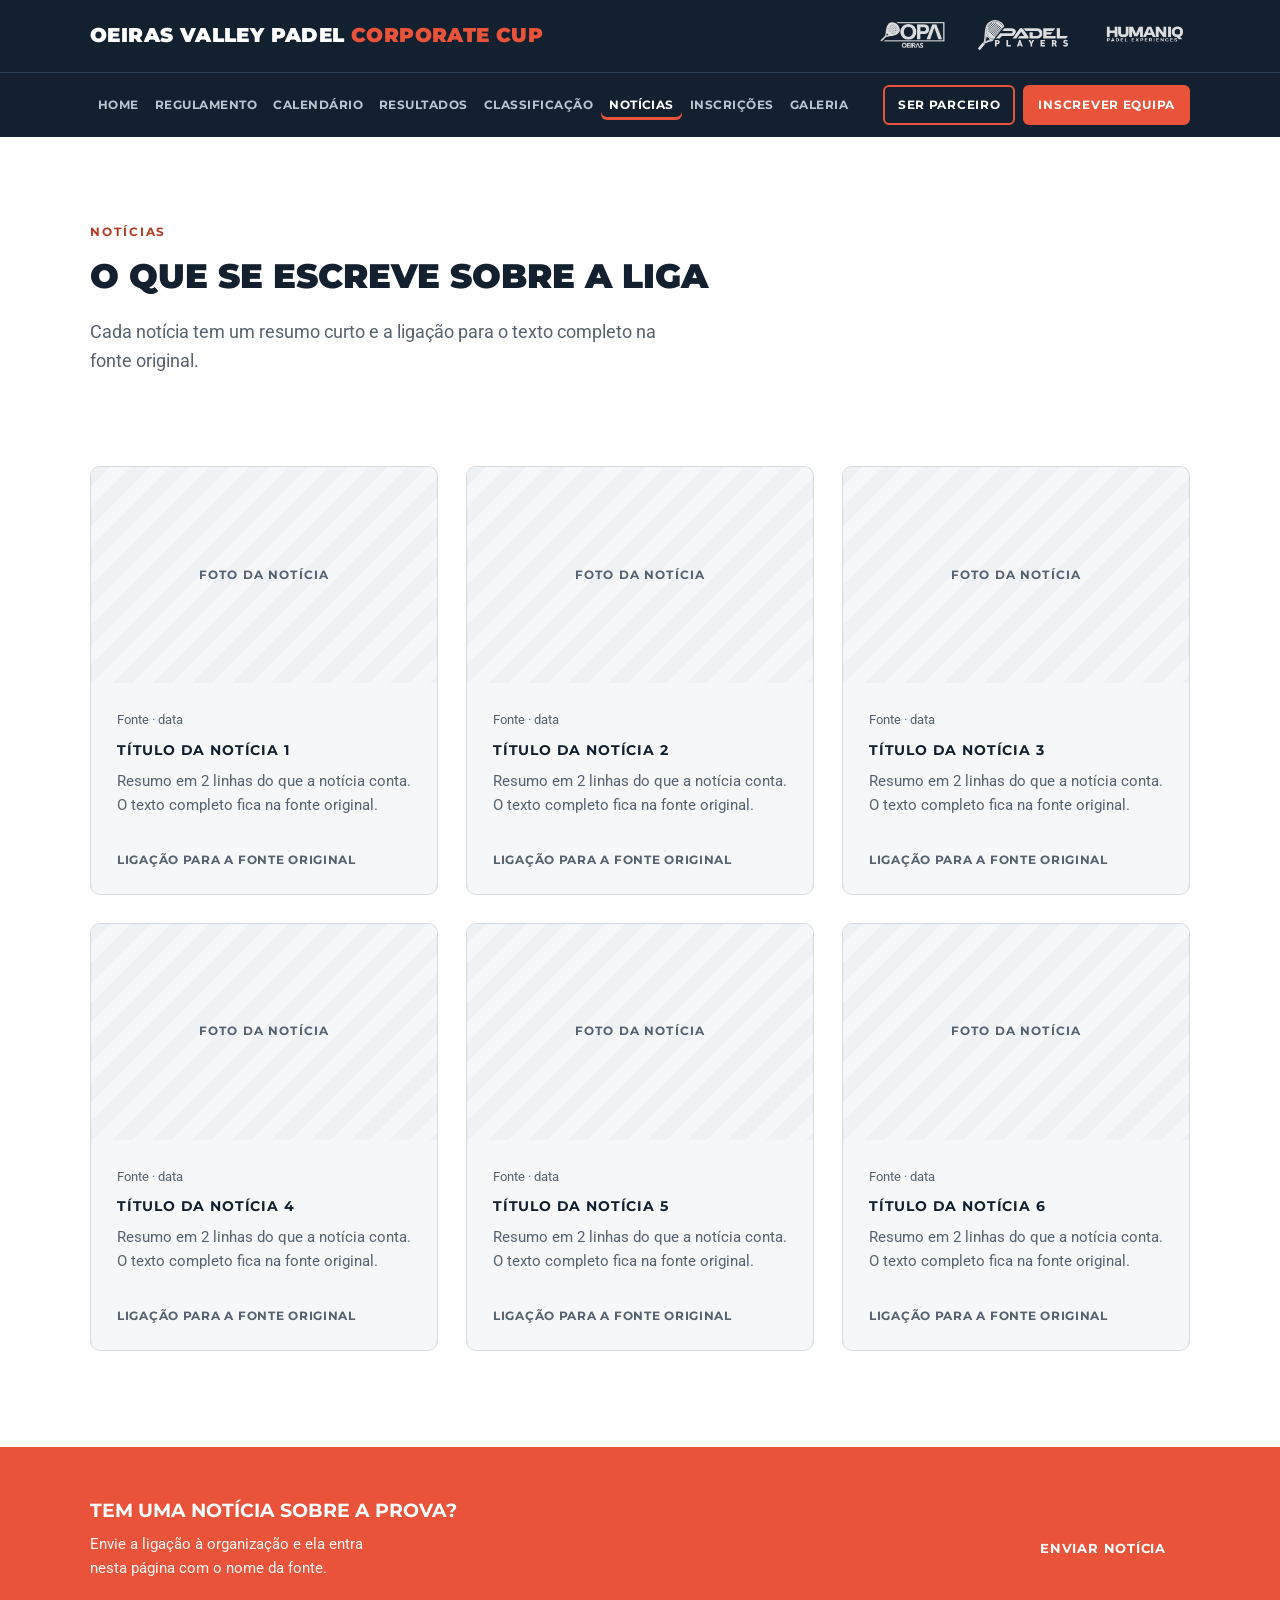
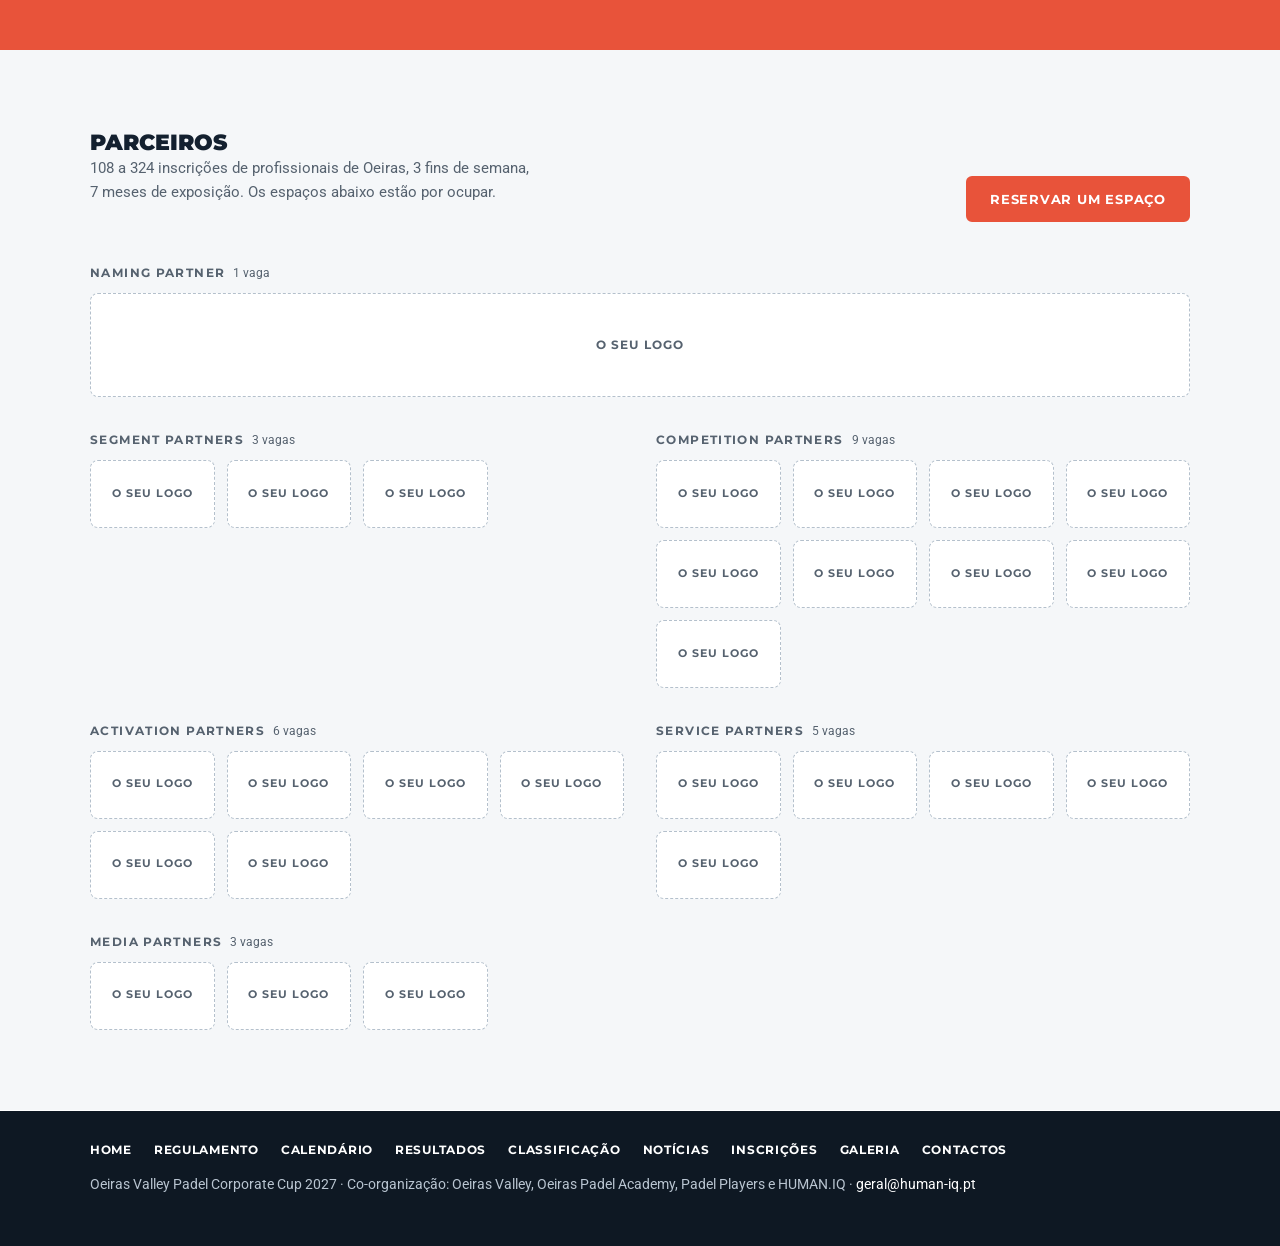
<file: noticias.html>
<!doctype html>
<html lang="pt-PT">
<head>
<meta charset="utf-8">
<meta name="viewport" content="width=device-width,initial-scale=1,viewport-fit=cover">
<title>Notícias · Oeiras Valley Padel Corporate Cup 2027</title>
<meta name="description" content="O que a imprensa e os parceiros publicam sobre a Oeiras Valley Padel Corporate Cup 2027, com ligação às fontes originais.">
<link rel="preconnect" href="https://fonts.googleapis.com">
<link rel="stylesheet" href="https://fonts.googleapis.com/css2?family=Montserrat:wght@700;900&family=Roboto:wght@400;500;700&display=swap">
<link rel="stylesheet" href="assets/css/site.css">
</head>
<body class="ov-page" data-page="noticias">
<div id="ov-header"></div>

<main id="conteudo">

<section class="ov-pagehead">
  <div class="ov-wrap">
    <p class="ov-eyebrow">Notícias</p>
    <h2 class="ov-h2">O que se escreve sobre a liga</h2>
    <p class="ov-lead">Cada notícia tem um resumo curto e a ligação para o texto completo na fonte original.</p>
  </div>
</section>

<section class="ov-section ov-tight">
  <div class="ov-wrap">
    <div class="ov-grid ov-g3" id="ov-noticias"></div>
  </div>
</section>

<section class="ov-band">
  <div class="ov-wrap">
    <p>Tem uma notícia sobre a prova?<small>Envie a ligação à organização e ela entra nesta página com o nome da fonte.</small></p>
    <a class="ov-btn ov-lg" data-ov-mail="Notícia · Oeiras Valley Padel Corporate Cup 2027" href="mailto:geral@human-iq.pt">Enviar notícia</a>
  </div>
</section>

</main>

<div id="ov-sponsors"></div>
<div id="ov-footer"></div>
<script src="assets/data/dados.js"></script>
<script src="assets/js/site.js"></script>
</body>
</html>
</file>
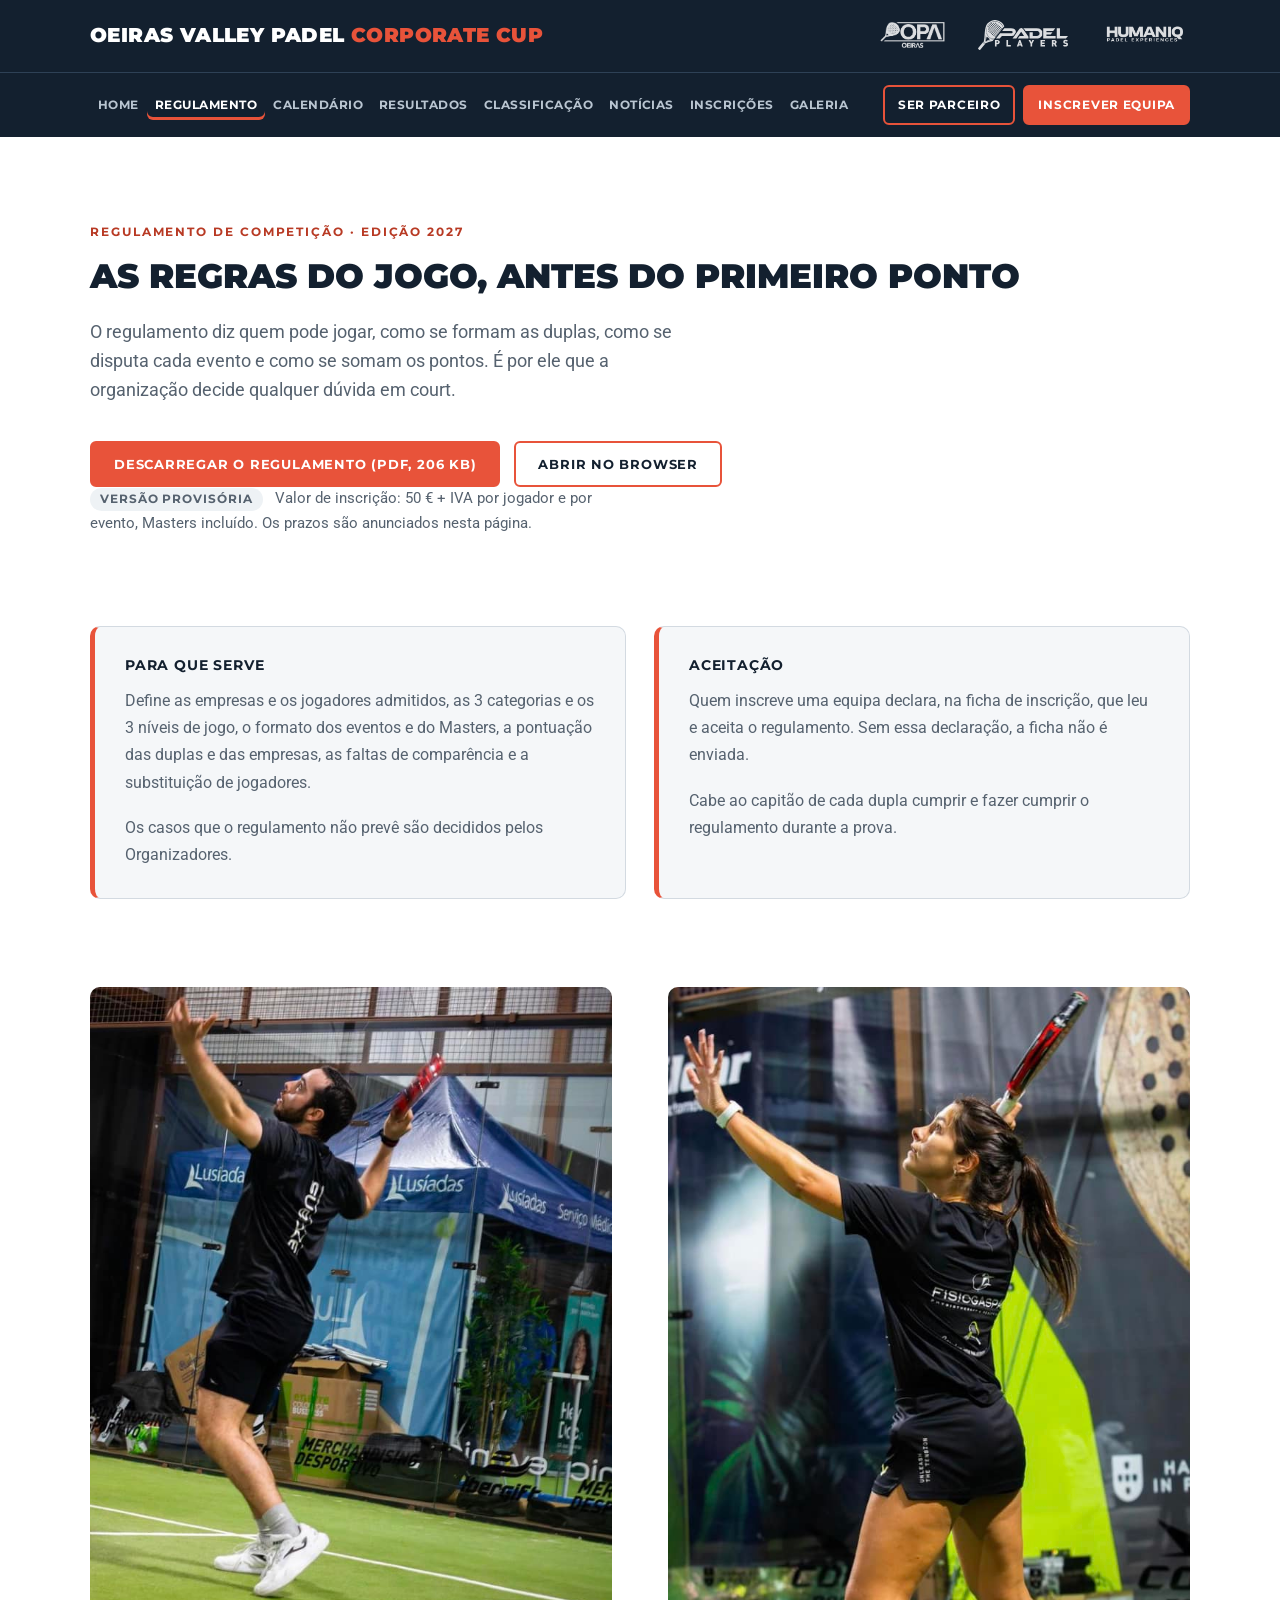
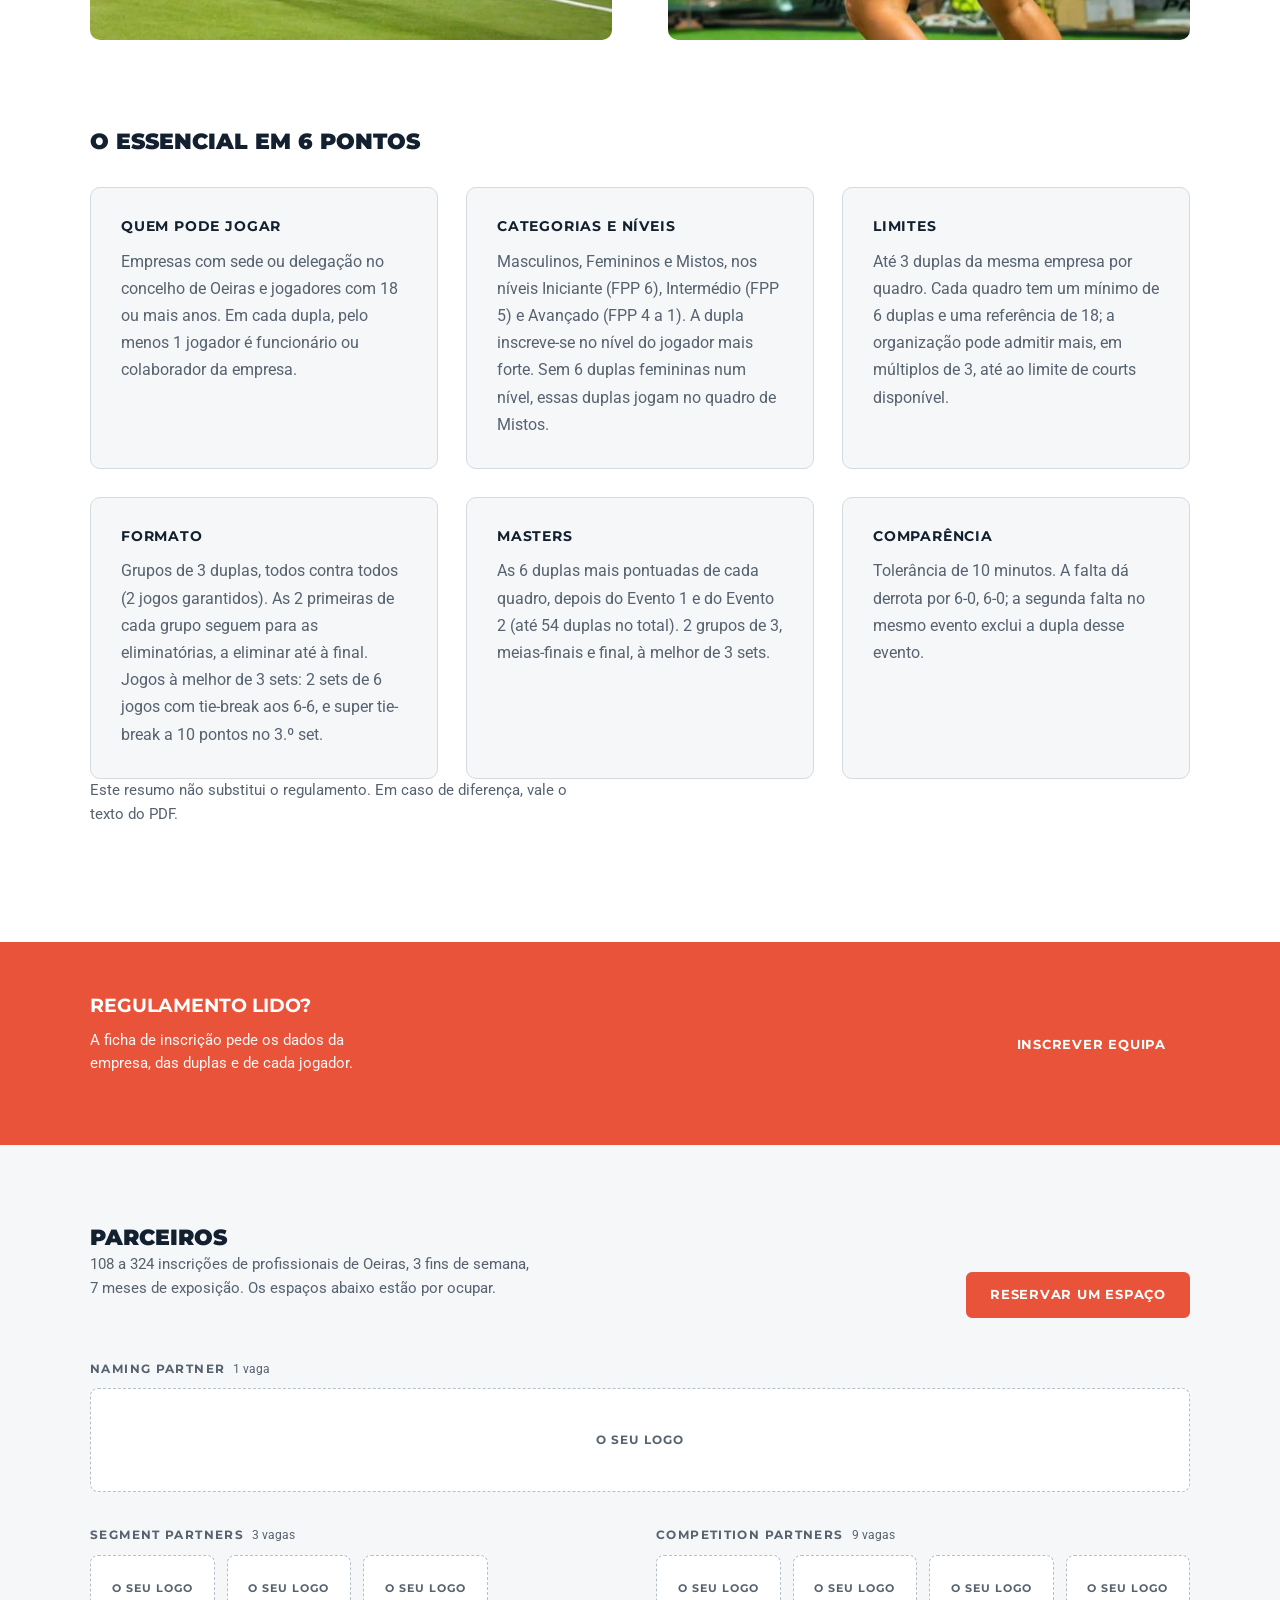
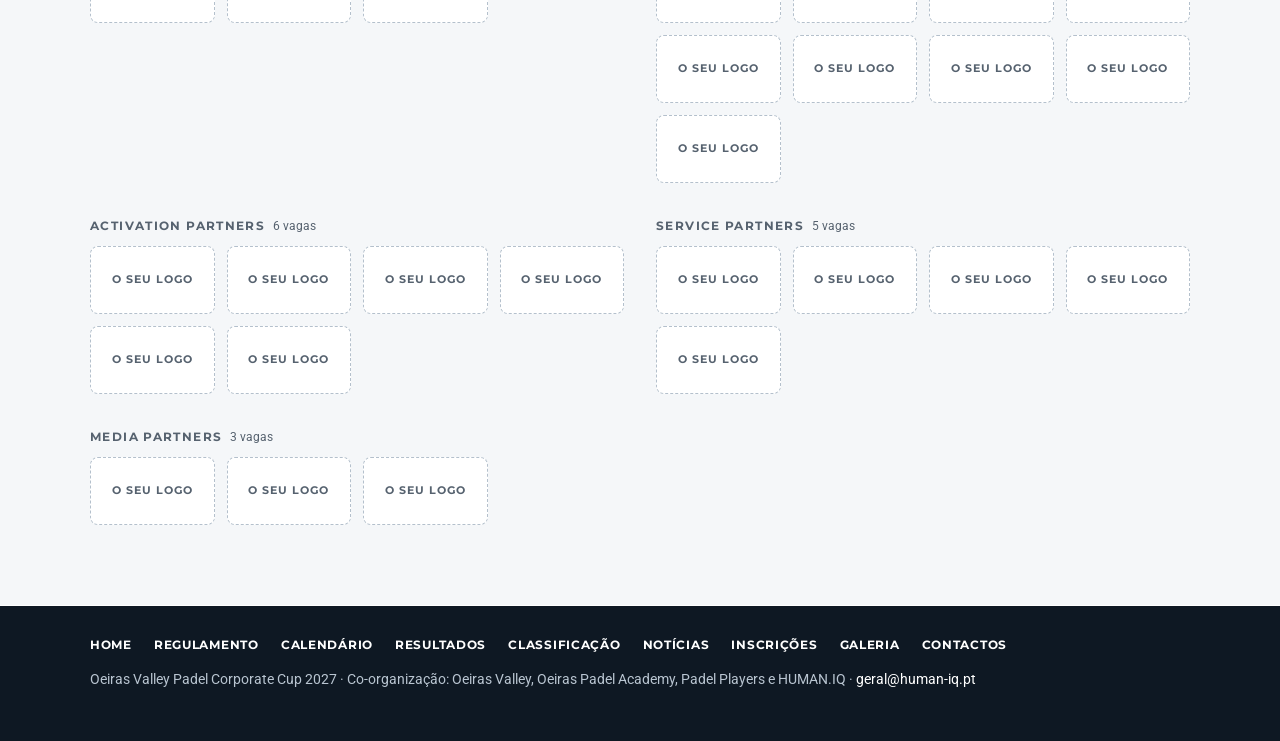
<file: regulamento.html>
<!doctype html>
<html lang="pt-PT">
<head>
<meta charset="utf-8">
<meta name="viewport" content="width=device-width,initial-scale=1,viewport-fit=cover">
<title>Regulamento · Oeiras Valley Padel Corporate Cup 2027</title>
<meta name="description" content="Regulamento de Competição da Oeiras Valley Padel Corporate Cup 2027: quem pode jogar, formato, pontuação e aceitação. Descarregue o PDF.">
<link rel="preconnect" href="https://fonts.googleapis.com">
<link rel="stylesheet" href="https://fonts.googleapis.com/css2?family=Montserrat:wght@700;900&family=Roboto:wght@400;500;700&display=swap">
<link rel="stylesheet" href="assets/css/site.css">
</head>
<body class="ov-page" data-page="regulamento">
<div id="ov-header"></div>

<main id="conteudo">

<section class="ov-pagehead">
  <div class="ov-wrap">
    <p class="ov-eyebrow">Regulamento de Competição · Edição 2027</p>
    <h2 class="ov-h2">As regras do jogo, antes do primeiro ponto</h2>
    <p class="ov-lead">O regulamento diz quem pode jogar, como se formam as duplas, como se disputa cada evento e como se somam os pontos. É por ele que a organização decide qualquer dúvida em court.</p>
    <div class="ov-actions">
      <a class="ov-btn ov-lg" href="docs/regulamento-ovpcc-2027.pdf" download="Regulamento de Competicao - Oeiras Valley Padel Corporate Cup 2027.pdf">Descarregar o regulamento (PDF, 206 KB)</a>
      <a class="ov-btn ov-lg ov-ghost" href="docs/regulamento-ovpcc-2027.pdf" target="_blank" rel="noopener">Abrir no browser</a>
    </div>
    <p class="ov-text ov-small"><span class="ov-tag ov-neutral">Versão provisória</span> Valor de inscrição: 50 € + IVA por jogador e por evento, Masters incluído. Os prazos são anunciados nesta página.</p>
  </div>
</section>

<section class="ov-section ov-tight">
  <div class="ov-wrap">
    <div class="ov-grid ov-g2 ov-cards">
      <div class="ov-card ov-accent">
        <h3 class="ov-h4">Para que serve</h3>
        <p>Define as empresas e os jogadores admitidos, as 3 categorias e os 3 níveis de jogo, o formato dos eventos e do Masters, a pontuação das duplas e das empresas, as faltas de comparência e a substituição de jogadores.</p>
        <p>Os casos que o regulamento não prevê são decididos pelos Organizadores.</p>
      </div>
      <div class="ov-card ov-accent">
        <h3 class="ov-h4">Aceitação</h3>
        <p>Quem inscreve uma equipa declara, na ficha de inscrição, que leu e aceita o regulamento. Sem essa declaração, a ficha não é enviada.</p>
        <p>Cabe ao capitão de cada dupla cumprir e fazer cumprir o regulamento durante a prova.</p>
      </div>
    </div>

    <div class="ov-grid ov-g2 ov-gap-lg" style="align-items:center">
      <img src="assets/img/fotos/jogador-padel.jpg" alt="Jogador em ação num court da Oeiras Padel Academy" style="width:100%;border-radius:10px;display:block;aspect-ratio:4/5;object-fit:cover">
      <img src="assets/img/fotos/jogadora-padel.jpg" alt="Jogadora em ação num court da Oeiras Padel Academy" style="width:100%;border-radius:10px;display:block;aspect-ratio:4/5;object-fit:cover">
    </div>

    <h3 class="ov-h3 ov-gap-lg" style="margin-bottom:32px">O essencial em 6 pontos</h3>
    <div class="ov-grid ov-g3">
      <div class="ov-card"><h4 class="ov-h4">Quem pode jogar</h4><p>Empresas com sede ou delegação no concelho de Oeiras e jogadores com 18 ou mais anos. Em cada dupla, pelo menos 1 jogador é funcionário ou colaborador da empresa.</p></div>
      <div class="ov-card"><h4 class="ov-h4">Categorias e níveis</h4><p>Masculinos, Femininos e Mistos, nos níveis Iniciante (FPP 6), Intermédio (FPP 5) e Avançado (FPP 4 a 1). A dupla inscreve-se no nível do jogador mais forte. Sem 6 duplas femininas num nível, essas duplas jogam no quadro de Mistos.</p></div>
      <div class="ov-card"><h4 class="ov-h4">Limites</h4><p>Até 3 duplas da mesma empresa por quadro. Cada quadro tem um mínimo de 6 duplas e uma referência de 18; a organização pode admitir mais, em múltiplos de 3, até ao limite de courts disponível.</p></div>
      <div class="ov-card"><h4 class="ov-h4">Formato</h4><p>Grupos de 3 duplas, todos contra todos (2 jogos garantidos). As 2 primeiras de cada grupo seguem para as eliminatórias, a eliminar até à final. Jogos à melhor de 3 sets: 2 sets de 6 jogos com tie-break aos 6-6, e super tie-break a 10 pontos no 3.º set.</p></div>
      <div class="ov-card"><h4 class="ov-h4">Masters</h4><p>As 6 duplas mais pontuadas de cada quadro, depois do Evento 1 e do Evento 2 (até 54 duplas no total). 2 grupos de 3, meias-finais e final, à melhor de 3 sets.</p></div>
      <div class="ov-card"><h4 class="ov-h4">Comparência</h4><p>Tolerância de 10 minutos. A falta dá derrota por 6-0, 6-0; a segunda falta no mesmo evento exclui a dupla desse evento.</p></div>
    </div>
    <p class="ov-text ov-small">Este resumo não substitui o regulamento. Em caso de diferença, vale o texto do PDF.</p>
  </div>
</section>

<section class="ov-band">
  <div class="ov-wrap">
    <p>Regulamento lido?<small>A ficha de inscrição pede os dados da empresa, das duplas e de cada jogador.</small></p>
    <a class="ov-btn ov-lg" href="inscricoes.html">Inscrever equipa</a>
  </div>
</section>

</main>

<div id="ov-sponsors"></div>
<div id="ov-footer"></div>
<script src="assets/data/dados.js"></script>
<script src="assets/js/site.js"></script>
</body>
</html>
</file>
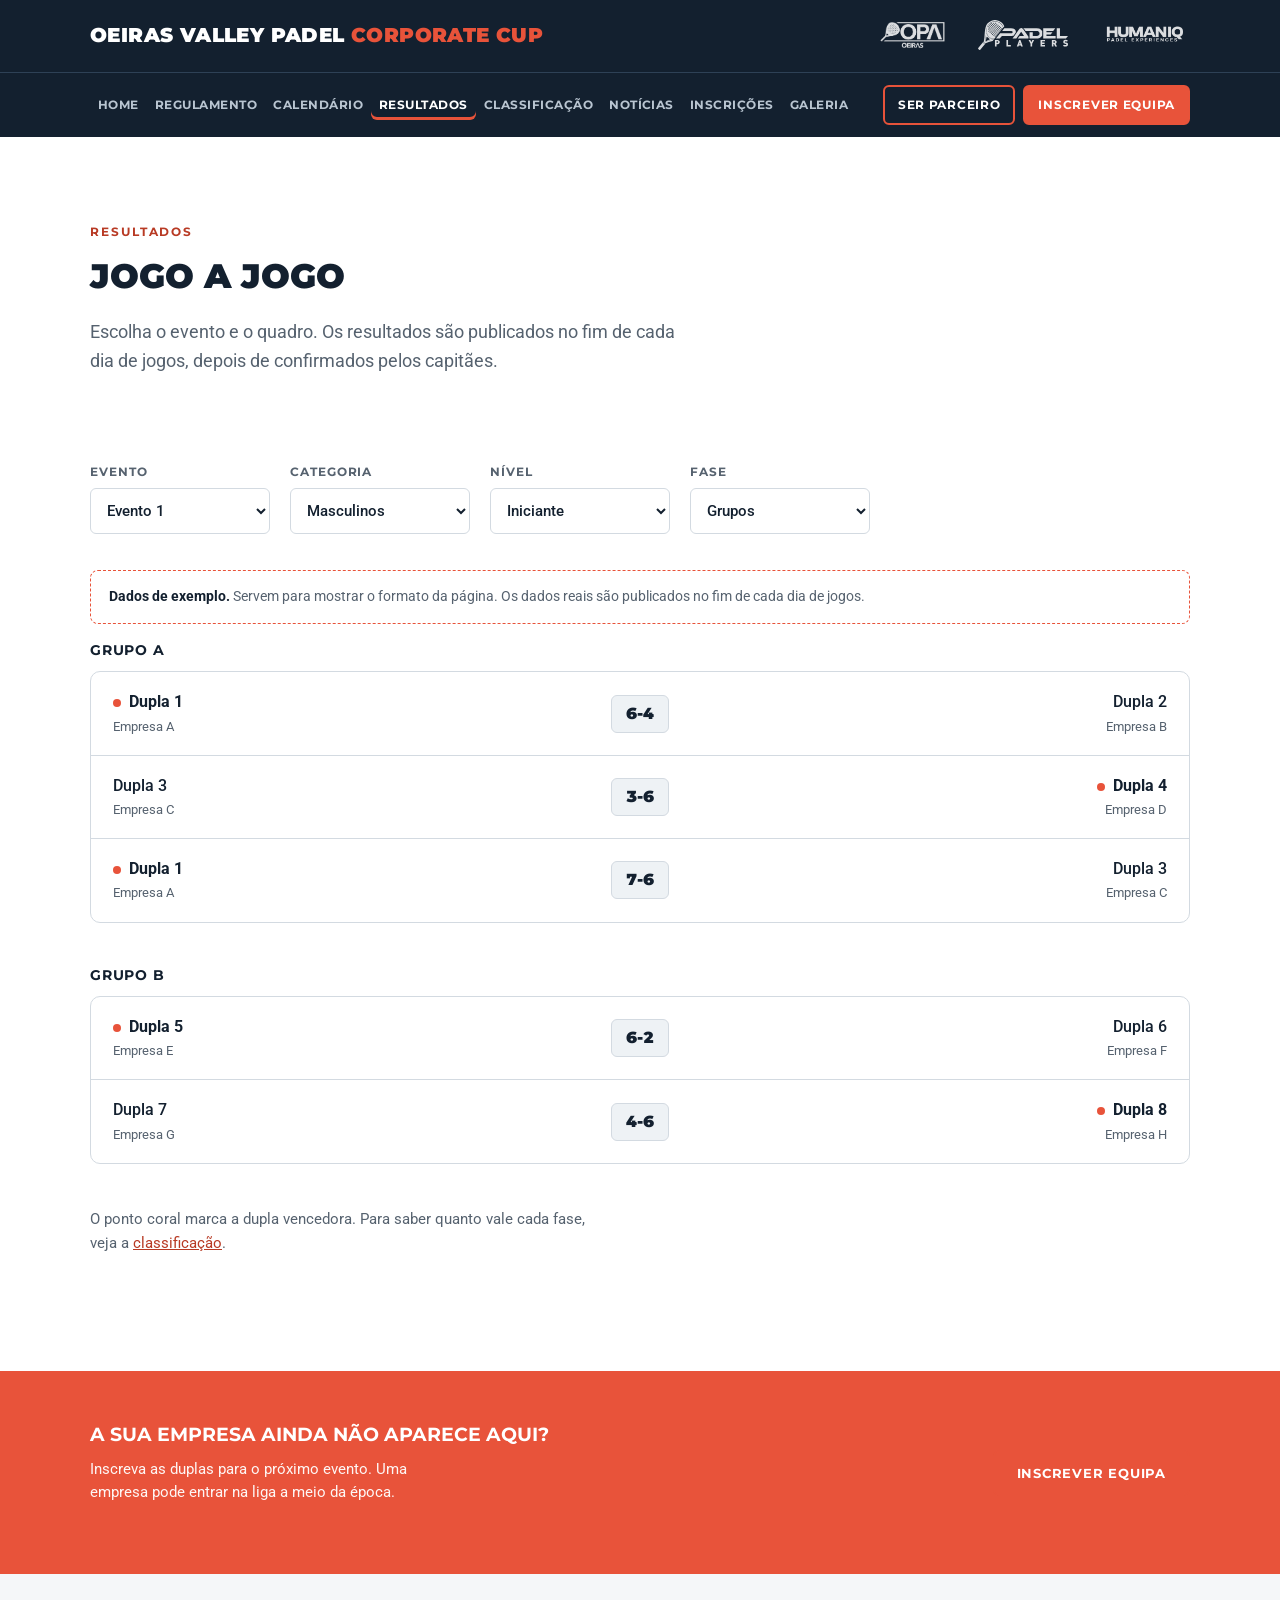
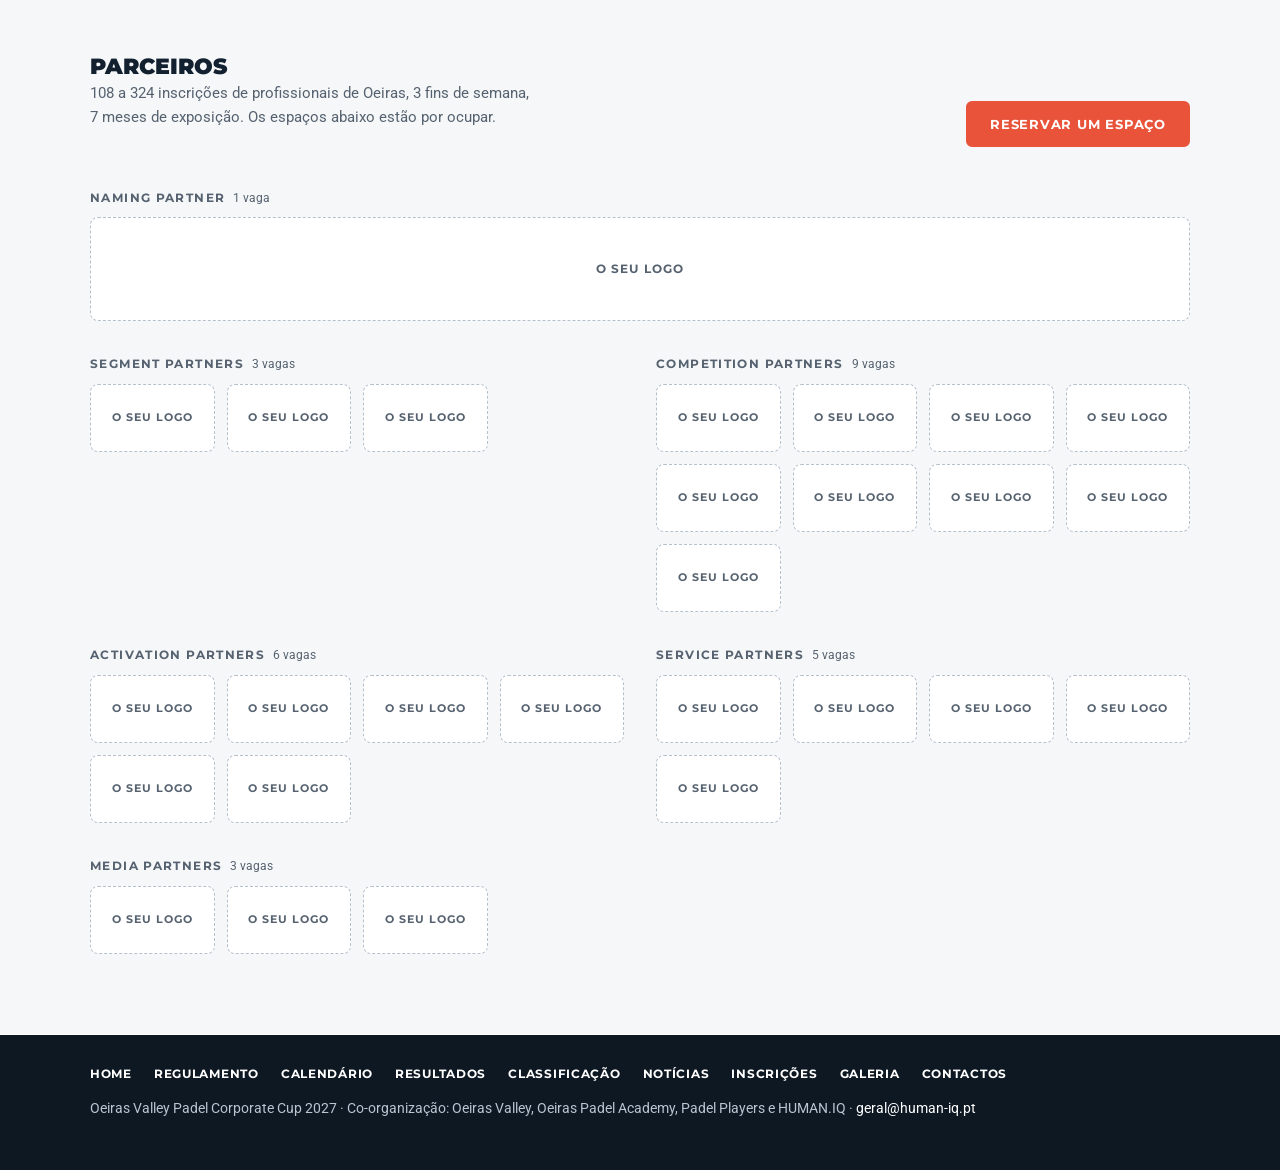
<file: resultados.html>
<!doctype html>
<html lang="pt-PT">
<head>
<meta charset="utf-8">
<meta name="viewport" content="width=device-width,initial-scale=1,viewport-fit=cover">
<title>Resultados · Oeiras Valley Padel Corporate Cup 2027</title>
<meta name="description" content="Resultados de todos os jogos da Oeiras Valley Padel Corporate Cup 2027, por evento, categoria, nível, grupo e quadro.">
<link rel="preconnect" href="https://fonts.googleapis.com">
<link rel="stylesheet" href="https://fonts.googleapis.com/css2?family=Montserrat:wght@700;900&family=Roboto:wght@400;500;700&display=swap">
<link rel="stylesheet" href="assets/css/site.css">
</head>
<body class="ov-page" data-page="resultados">
<div id="ov-header"></div>

<main id="conteudo">

<section class="ov-pagehead">
  <div class="ov-wrap">
    <p class="ov-eyebrow">Resultados</p>
    <h2 class="ov-h2">Jogo a jogo</h2>
    <p class="ov-lead">Escolha o evento e o quadro. Os resultados são publicados no fim de cada dia de jogos, depois de confirmados pelos capitães.</p>
  </div>
</section>

<section class="ov-section ov-tight">
  <div class="ov-wrap">
    <div class="ov-filters">
      <label>Evento<select id="f-evento"></select></label>
      <label>Categoria<select id="f-categoria"></select></label>
      <label>Nível<select id="f-nivel"></select></label>
      <label>Fase<select id="f-fase"></select></label>
    </div>
    <div id="ov-resultados" aria-live="polite"></div>
    <p class="ov-text ov-small">O ponto coral marca a dupla vencedora. Para saber quanto vale cada fase, veja a <a href="classificacao.html">classificação</a>.</p>
  </div>
</section>

<section class="ov-band">
  <div class="ov-wrap">
    <p>A sua empresa ainda não aparece aqui?<small>Inscreva as duplas para o próximo evento. Uma empresa pode entrar na liga a meio da época.</small></p>
    <a class="ov-btn ov-lg" href="inscricoes.html">Inscrever equipa</a>
  </div>
</section>

</main>

<div id="ov-sponsors"></div>
<div id="ov-footer"></div>
<script src="assets/data/dados.js"></script>
<script src="assets/js/site.js"></script>
</body>
</html>
</file>
<file: assets/css/site.css>
/* Oeiras Valley Padel Corporate Cup 2027
   Estilos do site. Todas as classes começam por "ov-" para não colidirem com os estilos da ficha de inscrição.
   Tema: a generalidade do site é branca ou cinza claro, com texto azul (#13202F) e o coral como única cor de destaque.
   O azul-marinho fica reservado à barra de topo (cabeçalho + navegação) e ao rodapé; o resto do site não usa fundos azuis. */
:root{
  --ov-navy:#13202F; --ov-coral:#E8533A;
  --ov-display:'Montserrat','Arial Black',Arial,sans-serif; --ov-body:'Roboto','Helvetica Neue',Arial,sans-serif;
  /* secção branca */
  --ov-bg:#FFFFFF; --ov-fg:#13202F; --ov-muted:#56626F; --ov-line:#D3DAE1; --ov-card:#F5F7F9; --ov-deep:#EEF2F5; --ov-ink:#B83A24; --ov-num:#E8533A;
}
/* barra de topo e rodapé: as 2 únicas zonas em azul-marinho */
.ov-header,.ov-nav,.ov-footer{
  --ov-bg:#13202F; --ov-fg:#FFFFFF; --ov-muted:#B9C5D1; --ov-line:#2E4156; --ov-card:#1A2B3D; --ov-deep:#0E1823; --ov-ink:#FF8C76; --ov-num:#FF8C76;
  background:var(--ov-bg);color:var(--ov-fg);
}
.ov-tint,.ov-alt{background:#F5F7F9;--ov-card:#FFFFFF}

body.ov-page{margin:0;background:var(--ov-bg);color:var(--ov-fg);font:16px/1.7 var(--ov-body);-webkit-font-smoothing:antialiased}
body.ov-page *,.ov-header *,.ov-nav *,.ov-sponsors *,.ov-footer *,.ov-pagehead *{box-sizing:border-box}
body.ov-page img{max-width:100%}
body.ov-page p{margin:0 0 18px}
body.ov-page main a{color:var(--ov-ink)}
[hidden]{display:none!important}
.ov-wrap{max-width:1148px;margin:0 auto;padding-inline:max(24px,env(safe-area-inset-left,0px)) max(24px,env(safe-area-inset-right,0px))}
.ov-skip{position:absolute;left:-9999px}
.ov-skip:focus{left:12px;top:12px;z-index:100;background:#fff;color:var(--ov-navy);padding:10px 14px;border-radius:6px}
.ov-header a:focus-visible,.ov-nav a:focus-visible,.ov-nav button:focus-visible,body.ov-page a:focus-visible,body.ov-page button:focus-visible,body.ov-page select:focus-visible,.ov-sponsors a:focus-visible,.ov-footer a:focus-visible{outline:3px solid var(--ov-coral);outline-offset:2px}

/* ===== cabeçalho: nome da competição à esquerda, logos dos co-organizadores à direita ===== */
.ov-header{font-family:var(--ov-body);min-height:72px}
.ov-brand{display:flex;align-items:center;justify-content:space-between;gap:16px 32px;padding-block:20px;flex-wrap:wrap}
.ov-brand h1{margin:0;font:900 clamp(15px,2.1vw,20px)/1.15 var(--ov-display);text-transform:uppercase;letter-spacing:.02em;text-wrap:balance;color:#fff}
.ov-brand h1 a{color:inherit;text-decoration:none}
.ov-brand h1 span{color:var(--ov-coral)}
.ov-orgs{display:flex;align-items:center;gap:30px;list-style:none;margin:0;padding:0}
.ov-orgs a{display:block;line-height:0;opacity:.85;transition:opacity .15s}
.ov-orgs a:hover{opacity:1}
.ov-orgs img{height:30px;width:auto;display:block}
/* versão minimalista: logos a uma só cor (branco) sobre o azul */
.ov-mono{filter:brightness(0) invert(1)}
@media (max-width:640px){.ov-orgs{gap:20px}.ov-orgs img{height:22px}}

/* ===== navegação: fica presa ao topo, com os 2 CTA sempre à vista ===== */
.ov-nav{position:sticky;top:0;z-index:50;border-top:1px solid var(--ov-line);font-family:var(--ov-body)}
.ov-nav .ov-wrap{display:flex;align-items:center;gap:12px;min-height:64px}
.ov-nav ul{display:flex;gap:0;list-style:none;margin:0;padding:0;flex:1;min-width:0}
.ov-nav li a{display:block;padding:8px 8px;border-radius:6px;color:var(--ov-muted);text-decoration:none;font:700 12px/1.2 var(--ov-display);text-transform:uppercase;letter-spacing:.04em;white-space:nowrap}
.ov-nav li a:hover{color:#fff;background:var(--ov-card)}
.ov-nav li a[aria-current=page]{color:#fff;box-shadow:inset 0 -3px 0 var(--ov-coral)}
.ov-cta{display:flex;gap:8px;flex:none}
.ov-toggle{display:none;background:transparent;color:#fff;border:1px solid var(--ov-line);border-radius:6px;padding:10px 12px;min-height:40px;font:700 12.5px/1 var(--ov-display);text-transform:uppercase;letter-spacing:.06em;cursor:pointer}
@media (max-width:1170px){
  .ov-toggle{display:block}
  .ov-nav .ov-wrap{flex-wrap:wrap;padding-block:10px}
  .ov-cta{margin-left:auto}
  .ov-nav ul{display:none;flex-basis:100%;flex-direction:column;gap:0;padding-bottom:6px}
  .ov-nav.ov-open ul{display:flex}
  .ov-nav li a{padding:14px 4px;border-bottom:1px solid var(--ov-line);border-radius:0}
}

/* ===== botões ===== */
.ov-btn,body.ov-page main a.ov-btn{display:inline-flex;align-items:center;justify-content:center;gap:8px;min-height:46px;padding:13px 22px;border-radius:6px;border:2px solid var(--ov-coral);background:var(--ov-coral);color:#fff;text-decoration:none;font:700 13px/1.1 var(--ov-display);text-transform:uppercase;letter-spacing:.06em;cursor:pointer;text-align:center}
.ov-btn:hover{filter:brightness(1.08)}
.ov-btn.ov-ghost,body.ov-page main a.ov-btn.ov-ghost{background:transparent;color:var(--ov-fg)}
.ov-btn.ov-ghost:hover{background:rgba(232,83,58,.12);filter:none}
.ov-btn.ov-sm{min-height:40px;padding:9px 13px;font-size:12px}
.ov-btn.ov-lg{min-height:52px;padding:15px 26px;font-size:13.5px}
@media (max-width:420px){.ov-cta .ov-ghost{display:none}}

/* ===== blocos de página ===== */
.ov-section{padding-block:96px}
.ov-section.ov-tight{padding-block:40px 96px}
.ov-eyebrow{font:700 12px/1.2 var(--ov-display);letter-spacing:.16em;text-transform:uppercase;color:var(--ov-ink);margin:0 0 18px}
.ov-h2{font:900 clamp(24px,3.4vw,34px)/1.15 var(--ov-display);text-transform:uppercase;margin:0 0 22px;text-wrap:balance;color:var(--ov-fg)}
.ov-h3{font:900 clamp(18px,2.2vw,22px)/1.25 var(--ov-display);text-transform:uppercase;margin:0 0 20px;text-wrap:balance;color:var(--ov-fg)}
.ov-h4{font:700 13.5px/1.3 var(--ov-display);text-transform:uppercase;letter-spacing:.06em;margin:0 0 12px;color:var(--ov-fg)}
.ov-lead{font-size:17.5px;line-height:1.65;color:var(--ov-muted);max-width:60ch;margin:0}
.ov-text{max-width:64ch;color:var(--ov-muted)}
.ov-text strong,.ov-lead strong{color:var(--ov-fg)}
.ov-small{font-size:14.5px;margin-top:28px}
.ov-actions{display:flex;flex-wrap:wrap;gap:14px;margin-top:36px}
.ov-gap{margin-top:56px}
.ov-gap-lg{margin-top:88px}
.ov-pagehead{padding-block:88px 32px;background:var(--ov-bg);color:var(--ov-fg)}

/* herói da home */
.ov-hero{position:relative;overflow:hidden}
.ov-hero .ov-wrap{padding-block:104px 96px;max-width:760px}
.ov-hero .ov-h2{font-size:clamp(30px,4.6vw,48px);line-height:1.08;margin-bottom:26px}
.ov-facts{display:flex;flex-wrap:wrap;gap:10px 28px;margin:44px 0 0;padding:0;list-style:none;font-size:14.5px;color:var(--ov-muted)}
.ov-facts b{color:var(--ov-ink);font-weight:700;margin-right:8px}
@media (max-width:860px){.ov-hero .ov-wrap{padding-block:64px 48px}}

/* grelhas e cartões */
.ov-grid{display:grid;gap:28px}
.ov-g2{grid-template-columns:repeat(2,minmax(0,1fr));gap:56px}
.ov-g2.ov-cards{gap:28px}
.ov-g3{grid-template-columns:repeat(3,minmax(0,1fr))}
.ov-g4{grid-template-columns:repeat(4,minmax(0,1fr))}
@media (max-width:980px){.ov-g3,.ov-g4{grid-template-columns:repeat(2,minmax(0,1fr))}}
@media (max-width:760px){.ov-g2{grid-template-columns:1fr;gap:40px}}
@media (max-width:600px){.ov-g3,.ov-g4{grid-template-columns:1fr}}
.ov-card{background:var(--ov-card);border:1px solid var(--ov-line);border-radius:10px;padding:30px;min-width:0}
.ov-card p:last-child{margin-bottom:0}
.ov-card p{color:var(--ov-muted)}
.ov-card.ov-accent{border-left:5px solid var(--ov-coral)}
.ov-num{font:900 clamp(34px,4.6vw,48px)/1 var(--ov-display);color:var(--ov-num);font-variant-numeric:tabular-nums;display:block;margin-bottom:14px}
.ov-stat b{display:block;font:700 13.5px/1.3 var(--ov-display);text-transform:uppercase;letter-spacing:.06em;margin-bottom:6px}
.ov-stat span:last-child{color:var(--ov-muted);font-size:14.5px;line-height:1.55;display:block}
.ov-tag{display:inline-block;font:700 11.5px/1 var(--ov-display);letter-spacing:.08em;text-transform:uppercase;padding:6px 10px;border-radius:999px;background:rgba(232,83,58,.14);color:var(--ov-ink);vertical-align:middle}
.ov-tag.ov-neutral{background:var(--ov-deep);color:var(--ov-muted);margin-right:8px}

/* faixa dupla de CTA: equipas e parceiros */
.ov-hooks{display:grid;grid-template-columns:repeat(2,minmax(0,1fr));gap:28px}
@media (max-width:760px){.ov-hooks{grid-template-columns:1fr}}
.ov-hook{border-radius:12px;padding:40px;display:flex;flex-direction:column;gap:14px;align-items:flex-start}
.ov-hook .ov-h3{margin:0}
.ov-hook p{margin:0 0 14px;max-width:44ch}
.ov-hook .ov-btn{margin-top:auto}
.ov-hook.ov-team{background:var(--ov-coral);color:#fff}
.ov-hook.ov-team .ov-h3{color:#fff}
.ov-hook.ov-team .ov-btn{background:#fff;border-color:#fff;color:var(--ov-navy)}
.ov-hook.ov-brand-hook{background:transparent;border:2px solid var(--ov-coral)}
.ov-hook.ov-brand-hook p{color:var(--ov-muted)}
.ov-band{background:var(--ov-coral);color:#fff}
.ov-band .ov-wrap{display:flex;flex-wrap:wrap;align-items:center;justify-content:space-between;gap:24px 40px;padding-block:52px}
.ov-band p{margin:0;font:700 clamp(16px,2vw,19px)/1.3 var(--ov-display);text-transform:uppercase;max-width:36ch;text-wrap:balance}
.ov-band small{display:block;font:400 15px/1.55 var(--ov-body);text-transform:none;margin-top:10px;opacity:.95}
.ov-band .ov-btn{background:#fff;border-color:#fff;color:var(--ov-navy)}

/* tabelas */
.ov-tablewrap{overflow-x:auto;border:1px solid var(--ov-line);border-radius:10px;background:var(--ov-bg)}
.ov-table{border-collapse:collapse;width:100%;font-size:14.5px;line-height:1.5;font-variant-numeric:tabular-nums}
.ov-table th,.ov-table td{padding:16px 20px;text-align:left;border-bottom:1px solid var(--ov-line);vertical-align:top}
.ov-table tr:last-child td{border-bottom:0}
.ov-table thead th{font:700 11.5px/1.2 var(--ov-display);text-transform:uppercase;letter-spacing:.08em;color:var(--ov-muted);background:var(--ov-deep);white-space:nowrap}
.ov-table td.ov-n,.ov-table th.ov-n{text-align:right}
.ov-table td.ov-pos{font:900 16px/1.4 var(--ov-display);color:var(--ov-num);width:1%}
.ov-table td.ov-total{font-weight:700;color:var(--ov-fg)}
.ov-table td{color:var(--ov-muted)}
.ov-table td strong{color:var(--ov-fg)}

/* linha do tempo do calendário */
.ov-timeline{list-style:none;margin:0;padding:0;display:grid;gap:28px}
.ov-event{display:grid;grid-template-columns:170px minmax(0,1fr) auto;gap:36px;align-items:start;background:var(--ov-card);border:1px solid var(--ov-line);border-left:5px solid var(--ov-coral);border-radius:10px;padding:36px}
.ov-date{font:900 26px/1 var(--ov-display);text-transform:uppercase;color:var(--ov-fg)}
.ov-date small{display:block;font:700 12px/1.5 var(--ov-display);letter-spacing:.08em;color:var(--ov-ink);margin-top:12px}
.ov-event ul{margin:16px 0 0;padding-left:18px;color:var(--ov-muted);font-size:14.5px;line-height:1.9}
.ov-event p{color:var(--ov-muted);margin:0}
.ov-event .ov-side{display:grid;gap:10px;justify-items:stretch;min-width:190px}
@media (max-width:820px){.ov-event{grid-template-columns:1fr;gap:22px;padding:28px}.ov-event .ov-side{min-width:0;display:flex;flex-wrap:wrap}}

/* filtros (resultados, classificação, galeria) */
.ov-filters{display:flex;flex-wrap:wrap;gap:16px 20px;margin:0 0 36px;align-items:end}
.ov-filters label{display:grid;gap:8px;font:700 11.5px/1.2 var(--ov-display);text-transform:uppercase;letter-spacing:.08em;color:var(--ov-muted)}
.ov-filters select{font:500 15px/1.2 var(--ov-body);color:var(--ov-fg);background:var(--ov-bg);border:1px solid var(--ov-line);border-radius:6px;padding:10px 12px;min-height:46px;min-width:180px}
@media (max-width:600px){.ov-filters label{flex:1 1 140px;min-width:0}.ov-filters select{min-width:0;width:100%}}
.ov-chips{display:flex;flex-wrap:wrap;gap:10px}
.ov-chip{font:700 12px/1 var(--ov-display);text-transform:uppercase;letter-spacing:.06em;color:var(--ov-muted);background:transparent;border:1px solid var(--ov-line);border-radius:999px;padding:11px 16px;min-height:40px;cursor:pointer}
.ov-chip[aria-pressed=true]{background:var(--ov-fg);border-color:var(--ov-fg);color:var(--ov-bg)}
.ov-note{border:1px dashed var(--ov-coral);border-radius:8px;padding:14px 18px;font-size:14px;color:var(--ov-muted);margin:0 0 32px}
.ov-note strong{color:var(--ov-fg)}
.ov-empty{border:1px dashed var(--ov-line);border-radius:10px;padding:56px 24px;text-align:center;color:var(--ov-muted)}
.ov-empty b{display:block;font:700 14px/1.3 var(--ov-display);text-transform:uppercase;letter-spacing:.06em;color:var(--ov-fg);margin-bottom:10px}

/* jogos */
.ov-group{margin:0 0 44px}
.ov-match{display:grid;grid-template-columns:minmax(0,1fr) auto minmax(0,1fr);gap:16px;align-items:center;padding:18px 22px;border-bottom:1px solid var(--ov-line)}
.ov-match:last-child{border-bottom:0}
.ov-side-b{text-align:right}
.ov-match .ov-pair{color:var(--ov-muted);line-height:1.45}
.ov-match .ov-pair b{display:block;color:var(--ov-fg);font-weight:500}
.ov-match .ov-pair small{font-size:13px}
.ov-match .ov-win b{font-weight:700}
.ov-match .ov-win b::before{content:"";display:inline-block;width:8px;height:8px;border-radius:50%;background:var(--ov-coral);margin-right:8px;vertical-align:middle}
.ov-score{font:900 16px/1 var(--ov-display);font-variant-numeric:tabular-nums;color:var(--ov-fg);background:var(--ov-deep);border:1px solid var(--ov-line);border-radius:6px;padding:10px 14px;white-space:nowrap}
@media (max-width:560px){.ov-match{grid-template-columns:1fr auto}.ov-match .ov-score{grid-row:1/3;grid-column:2}.ov-side-b{text-align:left}}

/* notícias e galeria */
.ov-news{display:flex;flex-direction:column;overflow:hidden;padding:0}
.ov-news .ov-body{padding:26px;display:flex;flex-direction:column;gap:10px;flex:1}
.ov-news .ov-meta{font-size:13px;color:var(--ov-muted)}
.ov-news p{font-size:15px;line-height:1.6}
.ov-news .ov-h4{margin:0}
.ov-news .ov-more{margin-top:auto;padding-top:8px;font:700 12px/1.2 var(--ov-display);text-transform:uppercase;letter-spacing:.06em}
.ov-ph{aspect-ratio:16/10;background:repeating-linear-gradient(135deg,var(--ov-deep) 0 14px,var(--ov-card) 14px 28px);display:grid;place-items:center;color:var(--ov-muted);font:700 11.5px/1.5 var(--ov-display);letter-spacing:.1em;text-transform:uppercase;text-align:center;padding:10px}
.ov-thumb{aspect-ratio:16/10;object-fit:cover;width:100%;display:block}
.ov-gallery{display:grid;grid-template-columns:repeat(3,minmax(0,1fr));gap:24px}
@media (max-width:800px){.ov-gallery{grid-template-columns:repeat(2,minmax(0,1fr))}}
@media (max-width:480px){.ov-gallery{grid-template-columns:1fr}}
.ov-tile{position:relative;margin:0;border:1px solid var(--ov-line);border-radius:10px;overflow:hidden;background:var(--ov-card)}
.ov-tile a,.ov-tile button{display:block;width:100%;padding:0;border:0;background:none;color:inherit;cursor:pointer;text-align:left}
.ov-tile figcaption{padding:14px 16px;font-size:13.5px;color:var(--ov-muted);display:flex;justify-content:space-between;gap:10px;align-items:center}
.ov-tile .ov-tag{position:absolute;top:12px;left:12px;background:var(--ov-navy);color:#fff}
.ov-lightbox{border:0;padding:0;background:transparent;max-width:min(1000px,94vw);max-height:92vh}
.ov-lightbox::backdrop{background:rgba(6,12,19,.88)}
.ov-lightbox img{display:block;max-width:100%;max-height:82vh;border-radius:8px}
.ov-lightbox p{color:#fff;margin:10px 0 0;font:15px/1.4 var(--ov-body)}
.ov-lightbox button{position:absolute;top:8px;right:8px;background:var(--ov-navy);color:#fff;border:1px solid #2E4156;border-radius:6px;padding:8px 12px;cursor:pointer;font:700 12px var(--ov-display);text-transform:uppercase}

/* contactos */
.ov-contact{display:grid;gap:14px;align-content:start;padding:36px}
.ov-contact .ov-logo{height:64px;display:flex;align-items:center;margin-bottom:6px}
.ov-contact .ov-logo img{max-height:52px;max-width:190px;width:auto}
.ov-contact .ov-logo.ov-plate{background:var(--ov-navy);border-radius:8px;padding:10px 18px;justify-self:start}
.ov-contact .ov-logo.ov-plate img{max-height:40px}
.ov-contact .ov-h4{margin:0}
.ov-contact dl{margin:8px 0 0;display:grid;gap:14px;font-size:15px}
.ov-contact dt{font:700 11.5px/1.2 var(--ov-display);text-transform:uppercase;letter-spacing:.08em;color:var(--ov-muted)}
.ov-contact dd{margin:4px 0 0;overflow-wrap:anywhere}
.ov-todo{color:var(--ov-muted);font-style:italic}

/* ===== parceiros: última secção de cada página ===== */
.ov-sponsors{background:#F5F7F9;color:var(--ov-fg);font-family:var(--ov-body);padding-block:80px}
.ov-sponsors-head{display:flex;flex-wrap:wrap;justify-content:space-between;align-items:end;gap:20px 32px;margin-bottom:44px}
.ov-sponsors-head h2{font:900 clamp(18px,2.2vw,22px)/1.2 var(--ov-display);text-transform:uppercase;margin:0}
.ov-sponsors-head p{margin:10px 0 0;color:var(--ov-muted);font-size:15px;line-height:1.6;max-width:56ch}
.ov-tiers{display:grid;grid-template-columns:repeat(12,minmax(0,1fr));gap:36px 32px}
.ov-tier{grid-column:span 6;min-width:0}
.ov-tier.ov-t1{grid-column:span 12}
.ov-tier h3{font:700 11.5px/1.2 var(--ov-display);letter-spacing:.12em;text-transform:uppercase;color:var(--ov-muted);margin:0 0 12px;display:flex;gap:8px;align-items:baseline}
.ov-tier h3 small{font:400 12px var(--ov-body);letter-spacing:0;text-transform:none}
.ov-slots{display:grid;gap:12px;grid-template-columns:repeat(auto-fill,minmax(120px,1fr))}
.ov-slot{height:68px;border:1px dashed #B4C0CC;border-radius:8px;background:#fff;display:grid;place-items:center;padding:8px;color:var(--ov-muted);font:700 10.5px/1.2 var(--ov-display);letter-spacing:.1em;text-transform:uppercase;text-align:center;text-decoration:none}
a.ov-slot:hover{border-color:var(--ov-coral);color:var(--ov-ink)}
.ov-slot.ov-filled{border-style:solid;background:#fff}
.ov-slot img{max-height:100%;max-width:100%;object-fit:contain}
.ov-t1 .ov-slots{grid-template-columns:minmax(0,1fr)}
.ov-t1 .ov-slot{height:104px;font-size:12px}
@media (max-width:760px){.ov-tier{grid-column:span 12}}

/* ===== rodapé: separado do corpo por uma linha branca contínua de 1pt ===== */
.ov-footer{--ov-bg:#0E1823;border-top:1pt solid #FFFFFF;color:var(--ov-muted);font:13.5px/1.6 var(--ov-body);text-align:left;padding:28px 0 32px}
.ov-footer .ov-wrap{display:grid;gap:14px}
.ov-footer nav ul{display:flex;flex-wrap:wrap;gap:6px 22px;list-style:none;margin:0;padding:0}
.ov-footer a{color:#fff;text-decoration:none}
.ov-footer a:hover{text-decoration:underline}
.ov-footer nav a{font:700 12px/1.6 var(--ov-display);text-transform:uppercase;letter-spacing:.06em}
.ov-footer p{margin:0}
</file>
